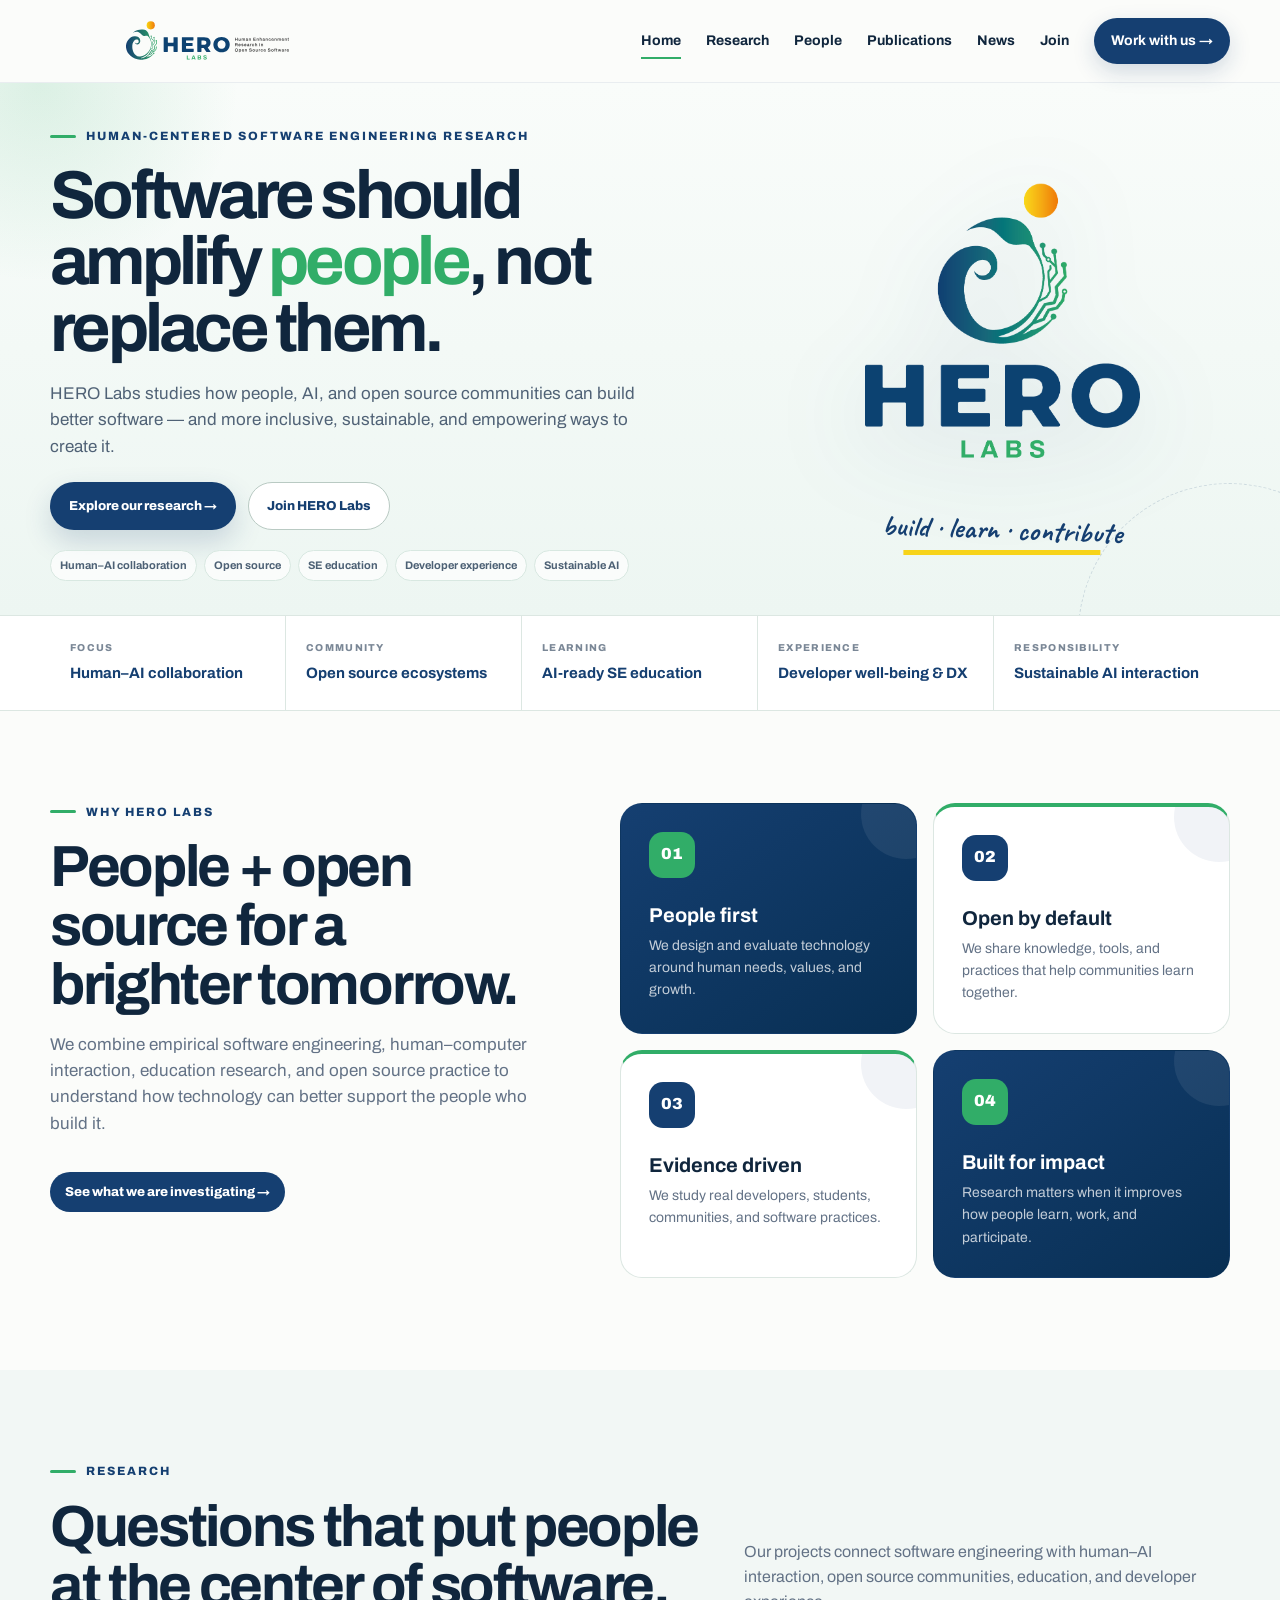
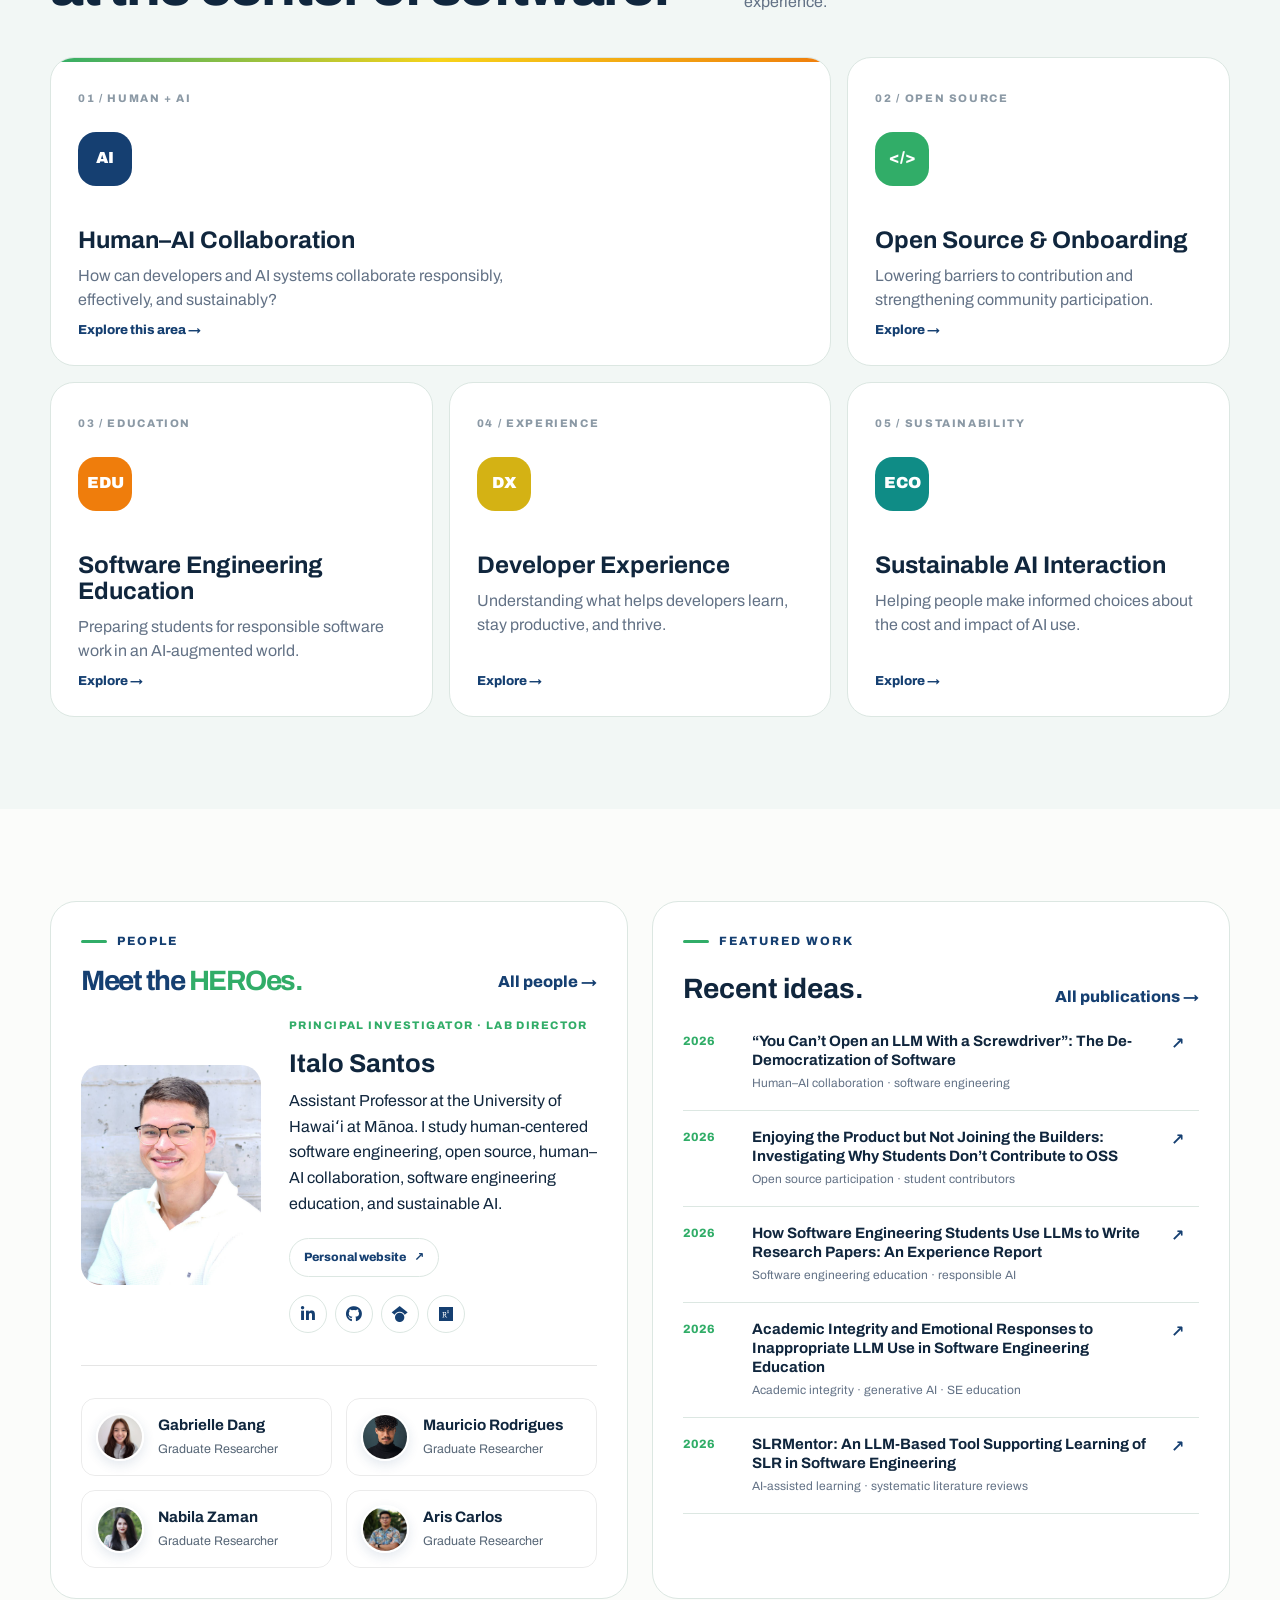
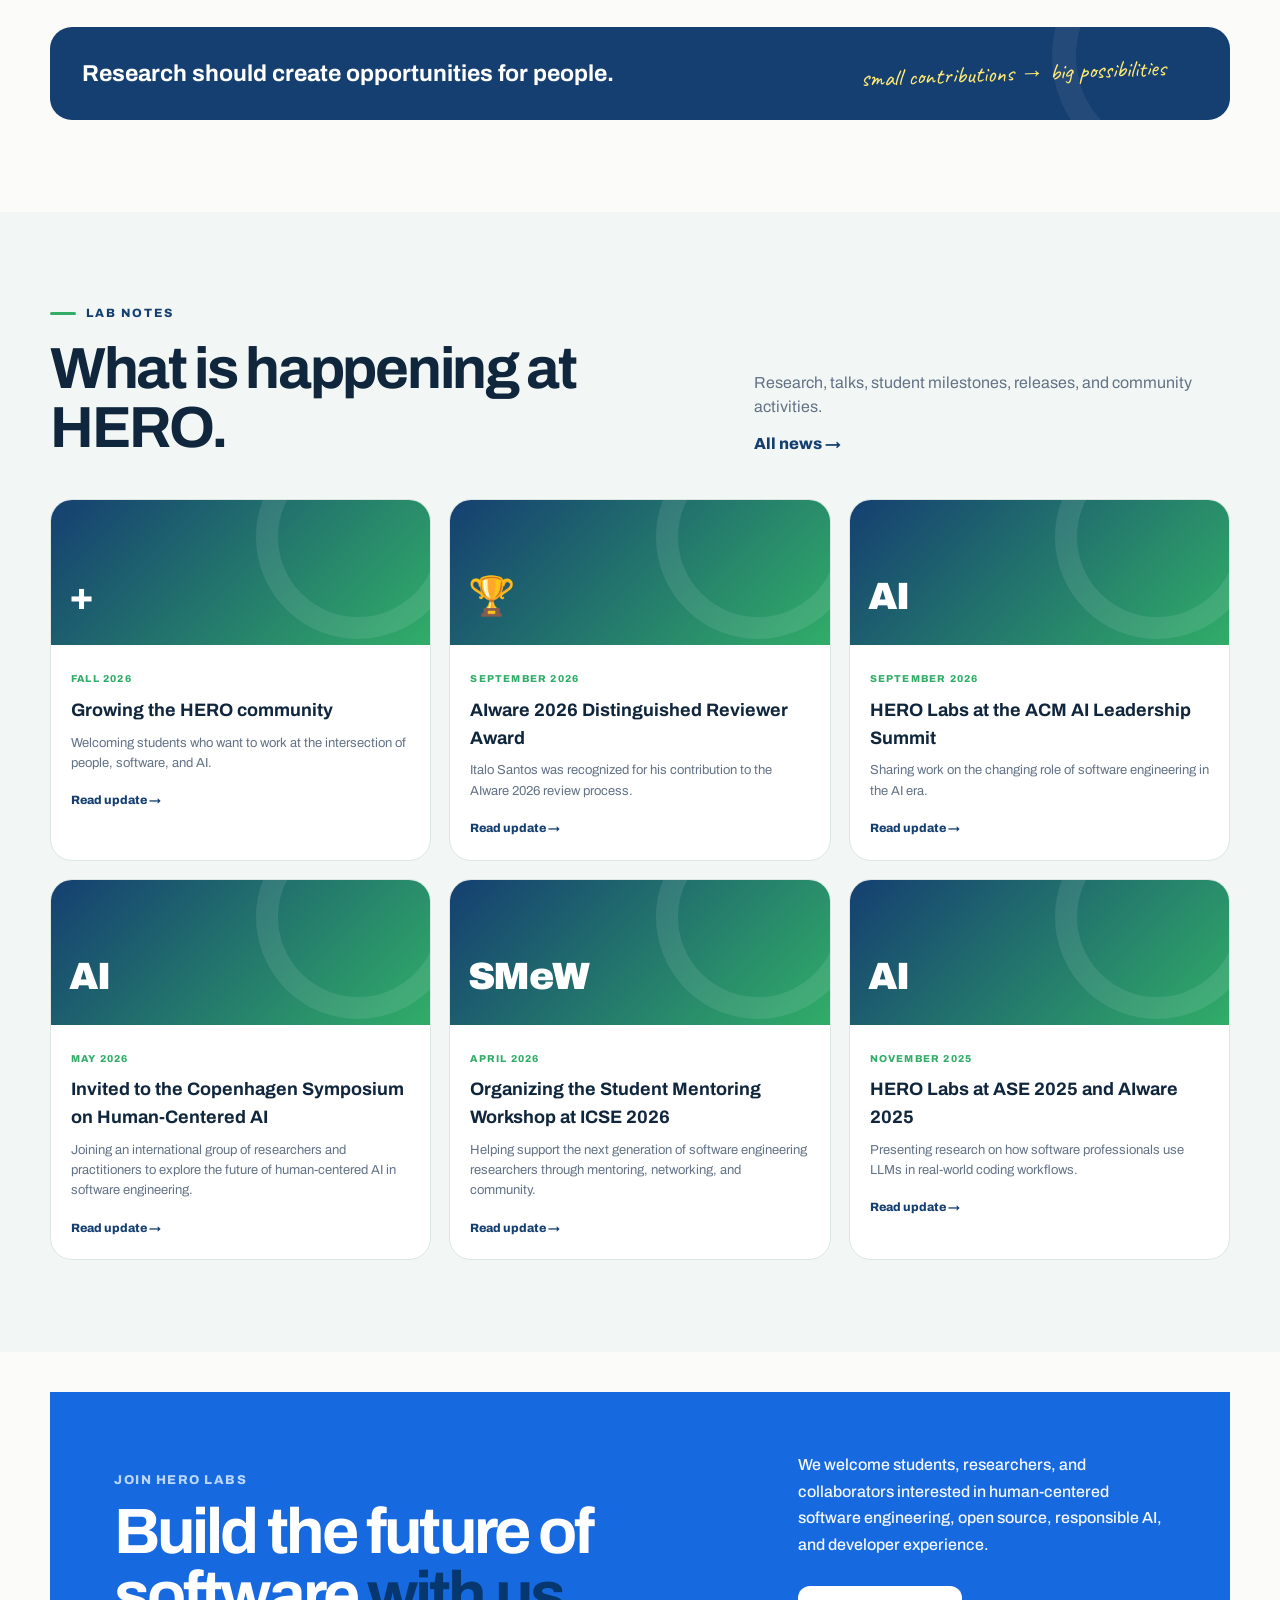
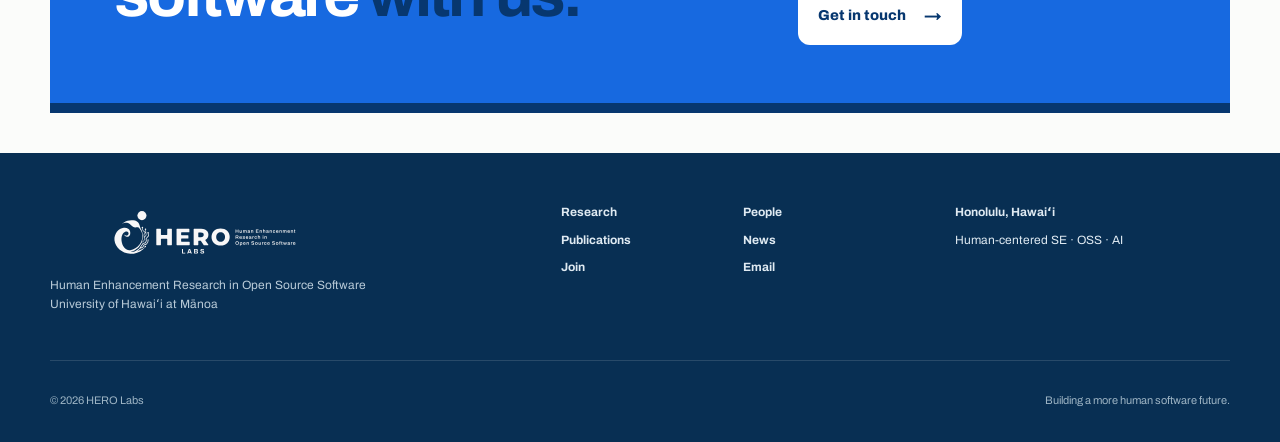
<file: index.html>
<!doctype html>
<html lang="en">
  <head>
    <meta charset="utf-8">
    <meta
      name="viewport"
      content="width=device-width,initial-scale=1"
    >
    <meta
      name="description"
      content="HERO Labs — Human Enhancement Research in Open Source Software at the University of Hawaiʻi at Mānoa."
    >

    <title>HERO Labs | Human-Centered Software Engineering</title>

    <link rel="preconnect" href="https://fonts.googleapis.com">
    <link rel="preconnect" href="https://fonts.gstatic.com" crossorigin>

    <link
      href="https://fonts.googleapis.com/css2?family=Archivo:wght@400;500;600;700;800;900&family=Caveat:wght@600;700&display=swap"
      rel="stylesheet"
    >

    <link
  rel="stylesheet"
  href="https://cdnjs.cloudflare.com/ajax/libs/font-awesome/6.7.2/css/all.min.css"
>

    <link rel="stylesheet" href="styles.css">
  </head>

  <body>
    <a class="skip-link" href="#main">
      Skip to content
    </a>

    <header class="site-header">
      <div class="shell nav-wrap">
        <a class="brand" href="index.html">
          <img
            src="assets/hero-labs-logo.svg"
            alt="HERO Labs"
          >
        </a>

        <button
          class="nav-toggle"
          aria-expanded="false"
          aria-controls="nav-menu"
        >
          Menu
        </button>

        <nav id="nav-menu" class="nav-menu">
          <a class="active" href="index.html">Home</a>
          <a href="research.html">Research</a>
          <a href="people.html">People</a>
          <a href="publications.html">Publications</a>
          <a href="news.html">News</a>
          <a href="join.html">Join</a>
          <a class="nav-cta" href="join.html">
            Work with us →
          </a>
        </nav>
      </div>
    </header>

    <main id="main">

      <section class="hero">
        <div class="shell hero-grid">
          <div class="reveal">
            <p class="eyebrow">
              Human-centered software engineering research
            </p>

            <h1>
              Software should amplify
              <span class="accent">people</span>,
              not replace them.
            </h1>

            <p class="hero-lead">
              HERO Labs studies how people, AI, and open source communities
              can build better software — and more inclusive, sustainable,
              and empowering ways to create it.
            </p>

            <div class="hero-actions">
              <a
                class="btn btn-primary"
                href="research.html"
              >
                Explore our research →
              </a>

              <a
                class="btn btn-secondary"
                href="join.html"
              >
                Join HERO Labs
              </a>
            </div>

            <div class="hero-tags">
              <span>Human–AI collaboration</span>
              <span>Open source</span>
              <span>SE education</span>
              <span>Developer experience</span>
              <span>Sustainable AI</span>
            </div>
          </div>

          <div class="hero-visual reveal">

  <div class="hero-brand-mark">

    <img
      src="assets/HEROLabs_Vertical-COR.png"
      alt="HERO Labs"
      class="hero-main-logo"
    >

    <div class="scribble">
      build · learn · contribute
    </div>

  </div>

</div>

        </div>
      </section>

      <section class="signal-strip">
        <div class="shell signal-grid">
          <div class="signal">
            <small>Focus</small>
            <strong>Human–AI collaboration</strong>
          </div>

          <div class="signal">
            <small>Community</small>
            <strong>Open source ecosystems</strong>
          </div>

          <div class="signal">
            <small>Learning</small>
            <strong>AI-ready SE education</strong>
          </div>

          <div class="signal">
            <small>Experience</small>
            <strong>Developer well-being & DX</strong>
          </div>

          <div class="signal">
            <small>Responsibility</small>
            <strong>Sustainable AI interaction</strong>
          </div>
        </div>
      </section>

      <section class="section">
        <div class="shell mission-grid">
          <div class="section-copy reveal">
            <p class="eyebrow">
              Why HERO Labs
            </p>

            <h2>
              People + open source for a brighter tomorrow.
            </h2>

            <p>
              We combine empirical software engineering,
              human–computer interaction, education research,
              and open source practice to understand how technology
              can better support the people who build it.
            </p>

            <a
              class="inline-link"
              href="research.html"
            >
              See what we are investigating →
            </a>
          </div>

          <div class="principles reveal">
            <article class="principle">
              <div class="principle-icon">
                01
              </div>

              <h3>People first</h3>

              <p>
                We design and evaluate technology around human needs,
                values, and growth.
              </p>
            </article>

            <article class="principle">
              <div class="principle-icon">
                02
              </div>

              <h3>Open by default</h3>

              <p>
                We share knowledge, tools, and practices that help
                communities learn together.
              </p>
            </article>

            <article class="principle">
              <div class="principle-icon">
                03
              </div>

              <h3>Evidence driven</h3>

              <p>
                We study real developers, students, communities,
                and software practices.
              </p>
            </article>

            <article class="principle">
              <div class="principle-icon">
                04
              </div>

              <h3>Built for impact</h3>

              <p>
                Research matters when it improves how people learn,
                work, and participate.
              </p>
            </article>
          </div>
        </div>
      </section>

      <section class="section alt">
        <div class="shell">
          <div class="section-heading reveal">
            <div>
              <p class="eyebrow">
                Research
              </p>

              <h2>
                Questions that put people at the center of software.
              </h2>
            </div>

            <p class="section-intro">
              Our projects connect software engineering with
              human–AI interaction, open source communities,
              education, and developer experience.
            </p>
          </div>

          <div class="research-grid">
            <article class="research-card wide reveal">
              <div class="card-line"></div>

              <span class="index">
                01 / HUMAN + AI
              </span>

              <div class="symbol">
                AI
              </div>

              <h3>
                Human–AI Collaboration
              </h3>

              <p>
                How can developers and AI systems collaborate responsibly, effectively, and sustainably?
              </p>

              <p>
                <br>
              </p>

              <a href="research.html#human-ai">
                Explore this area →
              </a>
            </article>

            <article class="research-card reveal">
              <span class="index">
                02 / OPEN SOURCE
              </span>

              <div class="symbol">
                &lt;/&gt;
              </div>

              <h3>
                Open Source & Onboarding
              </h3>

              <p>
                Lowering barriers to contribution and strengthening
                community participation.
              </p>

              <a href="research.html#oss">
                Explore →
              </a>
            </article>

            <article class="research-card reveal">
              <span class="index">
                03 / EDUCATION
              </span>

              <div class="symbol">
                EDU
              </div>

              <h3>
                Software Engineering Education
              </h3>

              <p>
                Preparing students for responsible software work
                in an AI-augmented world.
              </p>

              <p>
                <br>
              </p>

              <a href="research.html#education">
                Explore →
              </a>
            </article>

            <article class="research-card reveal">
              <span class="index">
                04 / EXPERIENCE
              </span>

              <div class="symbol">
                DX
              </div>

              <h3>
                Developer Experience
              </h3>

              <p>
                Understanding what helps developers learn,
                stay productive, and thrive.
              </p>

              <a href="research.html#dx">
                Explore →
              </a>
            </article>

            <article class="research-card reveal">
              <span class="index">
                05 / SUSTAINABILITY
              </span>

              <div class="symbol">
                ECO
              </div>

              <h3>
                Sustainable AI Interaction
              </h3>

              <p>
                Helping people make informed choices about the cost
                and impact of AI use.
              </p>

              <a href="research.html#sustainable-ai">
                Explore →
              </a>
            </article>
          </div>
        </div>
      </section>



      <section class="section">
  <div class="shell community-grid">

    <!-- PEOPLE -->
    <section class="panel reveal">

      <div class="panel-head">
        <div>
          <p class="eyebrow">
            People
          </p>

          <h2 class="people-hero-title">
  Meet the <span class="hero-highlight">HEROes.</span>
</h2>
        </div>

        <a
          class="inline-link"
          href="people.html"
        >
          All people →
        </a>
      </div>


      <!-- FEATURED PI -->
<article class="pi-feature">

  <div class="pi-photo">
    <img
      src="images/italo.jpeg"
      alt="Italo Santos"
    >
  </div>

  <div class="pi-info">

    <p class="team-label">
  Principal Investigator · Lab Director
</p>

    <h3>
      Italo Santos
    </h3>

    <p>
      Assistant Professor at the University of Hawaiʻi at Mānoa.
      I study human-centered software engineering, open source,
      human–AI collaboration, software engineering education,
      and sustainable AI.
    </p>

    <!-- PROFILE LINKS -->
    <div class="team-pi-profile-links">

      <a
        class="team-pi-site-link"
        href="https://sites.google.com/view/italo-santos/home"
        target="_blank"
        rel="noopener"
      >
        Personal website
        <span>↗</span>
      </a>


      <div class="team-social-links">

  <!-- LINKEDIN -->
  <a
    href="https://www.linkedin.com/in/italo-santos07/"
    target="_blank"
    rel="noopener"
    aria-label="Italo Santos on LinkedIn"
    title="LinkedIn"
  >
    <i class="fa-brands fa-linkedin-in"></i>
  </a>

  <!-- GITHUB -->
  <a
    href="https://github.com/italo-07"
    target="_blank"
    rel="noopener"
    aria-label="Italo Santos on GitHub"
    title="GitHub"
  >
    <i class="fa-brands fa-github"></i>
  </a>

  <!-- GOOGLE SCHOLAR -->
  <a
    href="https://scholar.google.com/citations?user=miVfClIAAAAJ"
    target="_blank"
    rel="noopener"
    aria-label="Italo Santos on Google Scholar"
    title="Google Scholar"
  >
    <i class="fa-brands fa-google-scholar"></i>
  </a>

  <!-- RESEARCHGATE -->
  <a
    href="https://www.researchgate.net/profile/Italo-Santos-5"
    target="_blank"
    rel="noopener"
    aria-label="Italo Santos on ResearchGate"
    title="ResearchGate"
  >
    <i class="fa-brands fa-researchgate"></i>
  </a>

</div>

  </div>

</article>


      <!-- STUDENTS -->
      <div class="team-grid">

        <article class="team-member">

  <div class="team-member-photo">
    <img
      src="images/gabrielle.jpeg"
      alt="Gabrielle Dang"
    >
  </div>

  <div>
    <h3>
      Gabrielle Dang
    </h3>

    <p>
      Graduate Researcher
    </p>
  </div>

</article>


        <article class="team-member">
          <div class="team-member-photo">
    <img
      src="images/mauricio.png"
      alt="Mauricio Rodrigues"
    >
  </div>

          <div>
            <h3>
              Mauricio Rodrigues
            </h3>

            <p>
              Graduate Researcher
            </p>
          </div>
        </article>


        <article class="team-member">

  <div class="team-member-photo">
    <img
      src="images/nabila.jpeg"
      alt="Nabila Zaman"
    >
  </div>

  <div>
    <h3>
      Nabila Zaman
    </h3>

    <p>
      Graduate Researcher
    </p>
  </div>

</article>


        <article class="team-member">

  <div class="team-member-photo">
    <img
      src="images/aris.jpeg"
      alt="Aris Carlos"
    >
  </div>

  <div>
    <h3>
      Aris Carlos
    </h3>

    <p>
      Graduate Researcher
    </p>
  </div>

</article>

      </div>

    </section>


    <!-- FEATURED WORK 
    <section class="panel reveal">

      <div class="panel-head">
        <div>
          <p class="eyebrow">
            Featured work
          </p>

          <h2>
            Recent ideas.
          </h2>
        </div>

        <a
          class="inline-link"
          href="publications.html"
        >
          All publications →
        </a>
      </div>


      <div class="pub-list">

        <article>
          <span class="pub-year">
            2026
          </span>

          <div>
            <h3>
              “You Can’t Open an LLM With a Screwdriver”:
              The De-Democratization of Software
            </h3>

            <p>
              Human–AI collaboration · software engineering
            </p>
          </div>

          <a
            class="arrow"
            href="https://arxiv.org/abs/2608.24720"
            target="_blank"
            rel="noopener"
          >
            ↗
          </a>
        </article>


        <article>
          <span class="pub-year">
            2026
          </span>

          <div>
            <h3>
              Enjoying the Product but Not Joining the Builders
            </h3>

            <p>
              Open source participation · student contributors
            </p>
          </div>

          <span class="arrow">
            ↗
          </span>
        </article>


        <article>
          <span class="pub-year">
            2026
          </span>

          <div>
            <h3>
              How Software Engineering Students Use LLMs
              to Write Research Papers
            </h3>

            <p>
              Software engineering education · responsible AI
            </p>
          </div>

          <span class="arrow">
            ↗
          </span>
        </article>

      </div>

    </section> -->
    <!-- FEATURED WORK -->
<section class="panel reveal">

  <div class="panel-head">
    <div>
      <p class="eyebrow">
        Featured work
      </p>

      <h2>
        Recent ideas.
      </h2>
    </div>

    <a
      class="inline-link"
      href="publications.html"
    >
      All publications →
    </a>
  </div>


  <div class="pub-list">

    <article>
      <span class="pub-year">
        2026
      </span>

      <div>
        <h3>
          “You Can’t Open an LLM With a Screwdriver”:
          The De-Democratization of Software
        </h3>

        <p>
          Human–AI collaboration · software engineering
        </p>
      </div>

      <a
        class="arrow"
        href="https://arxiv.org/abs/2608.24720"
        target="_blank"
        rel="noopener"
      >
        ↗
      </a>
    </article>


    <article>
      <span class="pub-year">
        2026
      </span>

      <div>
        <h3>
          Enjoying the Product but Not Joining the Builders:
          Investigating Why Students Don’t Contribute to OSS
        </h3>

        <p>
          Open source participation · student contributors
        </p>
      </div>

      <span class="arrow">
        ↗
      </span>
    </article>


    <article>
      <span class="pub-year">
        2026
      </span>

      <div>
        <h3>
          How Software Engineering Students Use LLMs
          to Write Research Papers: An Experience Report
        </h3>

        <p>
          Software engineering education · responsible AI
        </p>
      </div>

      <span class="arrow">
        ↗
      </span>
    </article>


    <article>
      <span class="pub-year">
        2026
      </span>

      <div>
        <h3>
          Academic Integrity and Emotional Responses
          to Inappropriate LLM Use in Software Engineering Education
        </h3>

        <p>
          Academic integrity · generative AI · SE education
        </p>
      </div>

      <span class="arrow">
        ↗
      </span>
    </article>


    <article>
      <span class="pub-year">
        2026
      </span>

      <div>
        <h3>
          SLRMentor: An LLM-Based Tool Supporting Learning
          of SLR in Software Engineering
        </h3>

        <p>
          AI-assisted learning · systematic literature reviews
        </p>
      </div>

      <span class="arrow">
        ↗
      </span>
    </article>

  </div>

</section>

  </div>


  <div class="shell note-band reveal">
    <strong>
      Research should create opportunities for people.
    </strong>

    <span>
      small contributions → big possibilities
    </span>
  </div>

</section>

      <section class="section alt">
  <div class="shell">

    <div class="section-heading reveal">
      <div>
        <p class="eyebrow">
          Lab notes
        </p>

        <h2>
          What is happening at HERO.
        </h2>
      </div>

      <div>
        <p class="section-intro">
          Research, talks, student milestones,
          releases, and community activities.
        </p>

        <a
          class="inline-link"
          href="news.html"
        >
          All news →
        </a>
      </div>
    </div>


    <div class="news-grid">

      <!-- GROWING HERO -->
  <article class="news-card reveal">

    <div class="news-visual">
      <span>
        +
      </span>
    </div>

    <div class="news-body">

      <time>
        Fall 2026
      </time>

      <h3>
        Growing the HERO community
      </h3>

      <p>
        Welcoming students who want to work at the intersection
        of people, software, and AI.
      </p>

      <a href="news.html#growing-hero">
        Read update →
      </a>

    </div>

  </article>

  <!-- AIWARE DISTINGUISHED REVIEWER AWARD -->
  <article class="news-card reveal">

    <div class="news-visual">
      <span>
        🏆
      </span>
    </div>

    <div class="news-body">

      <time>
        September 2026
      </time>

      <h3>
        AIware 2026 Distinguished Reviewer Award
      </h3>

      <p>
        Italo Santos was recognized for his contribution
        to the AIware 2026 review process.
      </p>

      <a href="news.html#aiware-distinguished-reviewer">
        Read update →
      </a>

    </div>

  </article>


  <!-- ACM AI SUMMIT -->
  <article class="news-card reveal">

    <div class="news-visual">
      <span>
        AI
      </span>
    </div>

    <div class="news-body">

      <time>
        September 2026
      </time>

      <h3>
        HERO Labs at the ACM AI Leadership Summit
      </h3>

      <p>
        Sharing work on the changing role of software
        engineering in the AI era.
      </p>

      <a href="news.html#acm-ai-summit">
        Read update →
      </a>

    </div>

  </article>


  


  


 





  <!-- COPENHAGEN SYMPOSIUM -->
<article class="news-card reveal">

  <div class="news-visual">
    <span>
      AI
    </span>
  </div>

  <div class="news-body">

    <time>
      May 2026
    </time>

    <h3>
      Invited to the Copenhagen Symposium on Human-Centered AI
    </h3>

    <p>
      Joining an international group of researchers and practitioners
      to explore the future of human-centered AI in software engineering.
    </p>

    <a href="news.html#copenhagen-symposium-2026">
      Read update →
    </a>

  </div>

</article>


  <!-- ICSE 2026 SMEW -->
<article class="news-card reveal">

  <div class="news-visual">
    <span>
      SMeW
    </span>
  </div>

  <div class="news-body">

    <time>
      April 2026
    </time>

    <h3>
      Organizing the Student Mentoring Workshop at ICSE 2026
    </h3>

    <p>
      Helping support the next generation of
      software engineering researchers through mentoring,
      networking, and community.
    </p>

    <a href="news.html#icse-2026-smew">
      Read update →
    </a>

  </div>

</article>


  <article class="news-card reveal">

  <div class="news-visual">
    <span>
      AI
    </span>
  </div>

  <div class="news-body">

    <time>
      November 2025
    </time>

    <h3>
      HERO Labs at ASE 2025 and AIware 2025
    </h3>

    <p>
      Presenting research on how software professionals
      use LLMs in real-world coding workflows.
    </p>

    <a href="news.html#ase-aiware-2025">
      Read update →
    </a>

  </div>

</article>

</div>

  </div>
</section>

      <section class="section join-section">
  <div class="shell">

    <div class="join-banner reveal">

      <div class="join-banner-title">
        <p class="join-eyebrow">
          Join HERO Labs
        </p>

        <h2>
          Build the future of
          <br>
          software <span>with us.</span>
        </h2>
      </div>


      <div class="join-banner-content">

        <p>
          We welcome students, researchers, and collaborators
          interested in human-centered software engineering,
          open source, responsible AI, and developer experience.
        </p>

        <a
          class="join-banner-button"
          href="join.html"
        >
          Get in touch
          <span>→</span>
        </a>

      </div>

    </div>

  </div>
</section>

    </main>

    <footer class="site-footer">
      <div class="shell footer-grid">

        <div class="footer-brand">
          <img
            src="assets/hero-labs-logo-negative.svg"
            alt="HERO Labs"
          >

          <p>
            Human Enhancement Research in Open Source Software
            <br>
            University of Hawaiʻi at Mānoa
          </p>
        </div>

        <nav class="footer-nav">
          <a href="research.html">Research</a>
          <a href="people.html">People</a>
          <a href="publications.html">Publications</a>
          <a href="news.html">News</a>
          <a href="join.html">Join</a>
          <a href="mailto:isantos3@hawaii.edu">Email</a>
        </nav>

        <div class="footer-contact">
          <strong>
            Honolulu, Hawaiʻi
          </strong>

          <span>
            Human-centered SE · OSS · AI
          </span>
        </div>

      </div>

      <div class="shell footer-bottom">
        <p>
          © 2026 HERO Labs
        </p>

        <p>
          Building a more human software future.
        </p>
      </div>
    </footer>

    <script src="script.js"></script>
  </body>
</html>
</file>
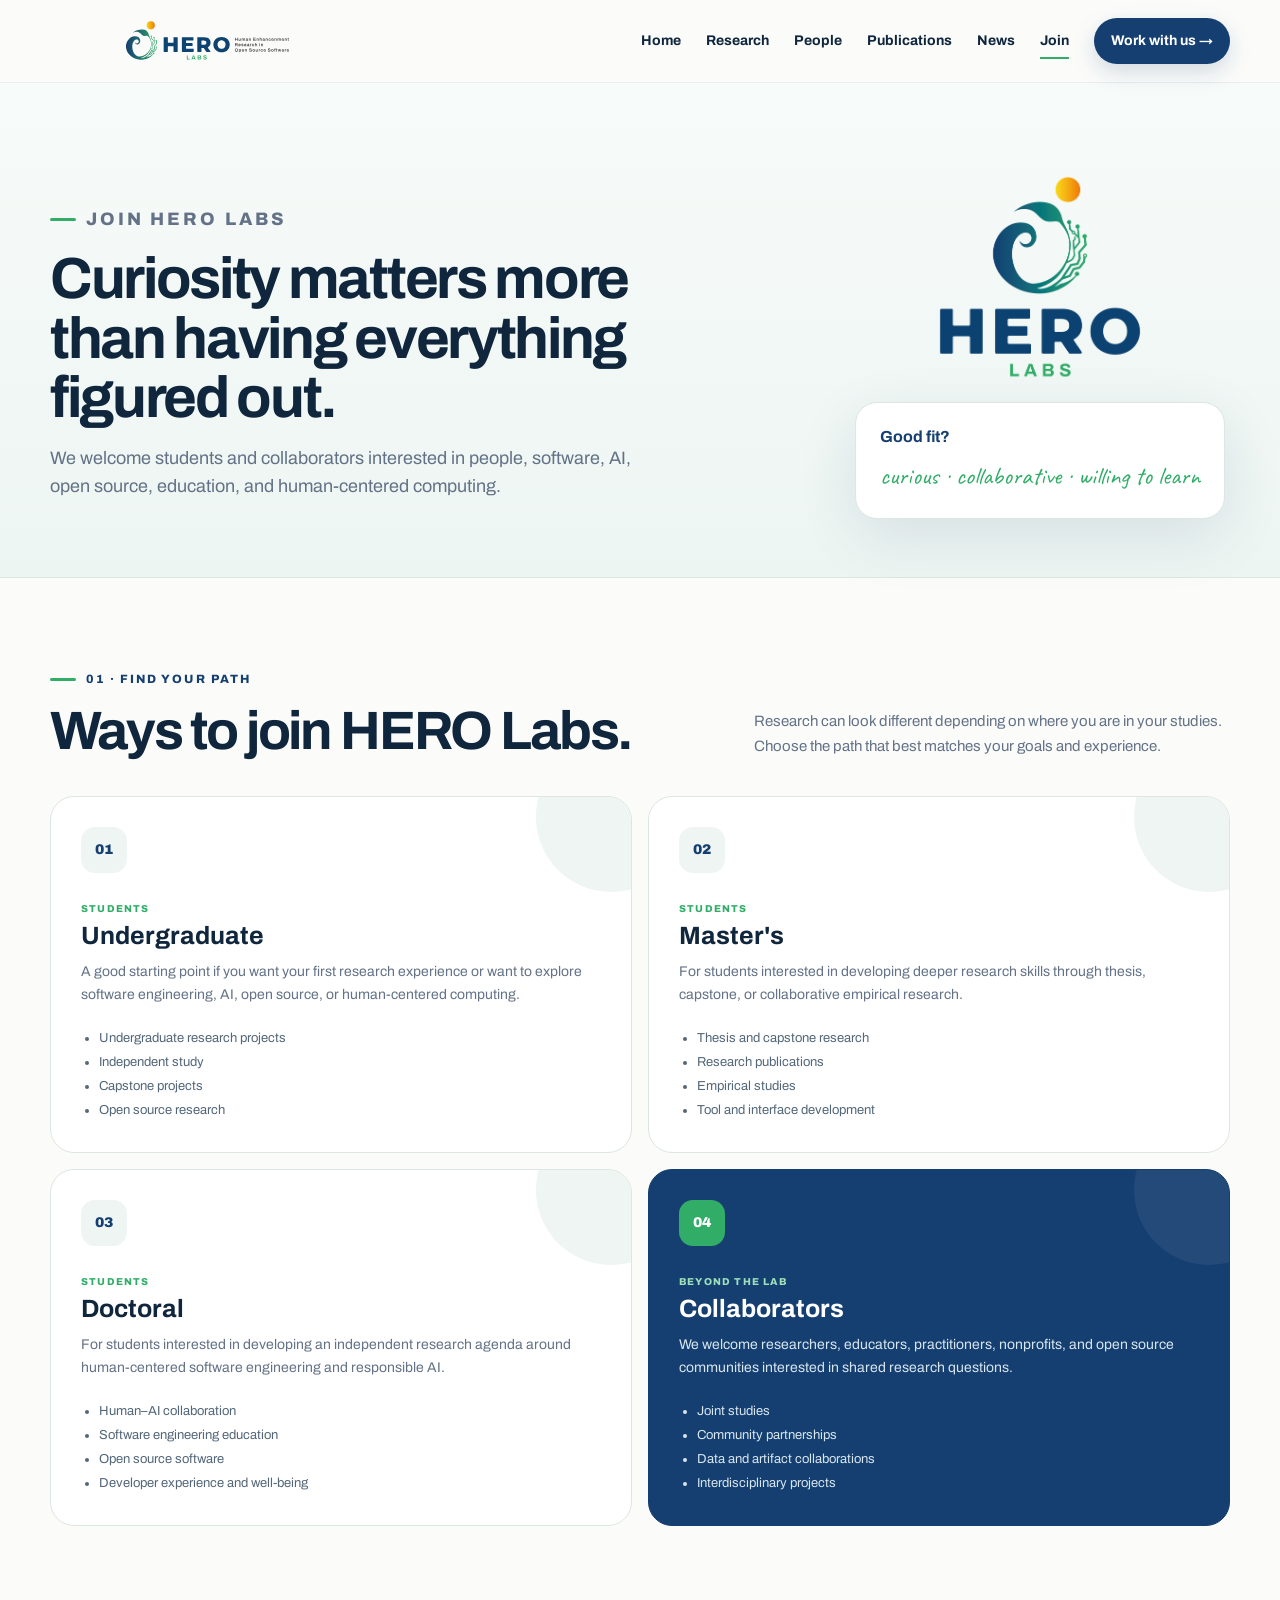
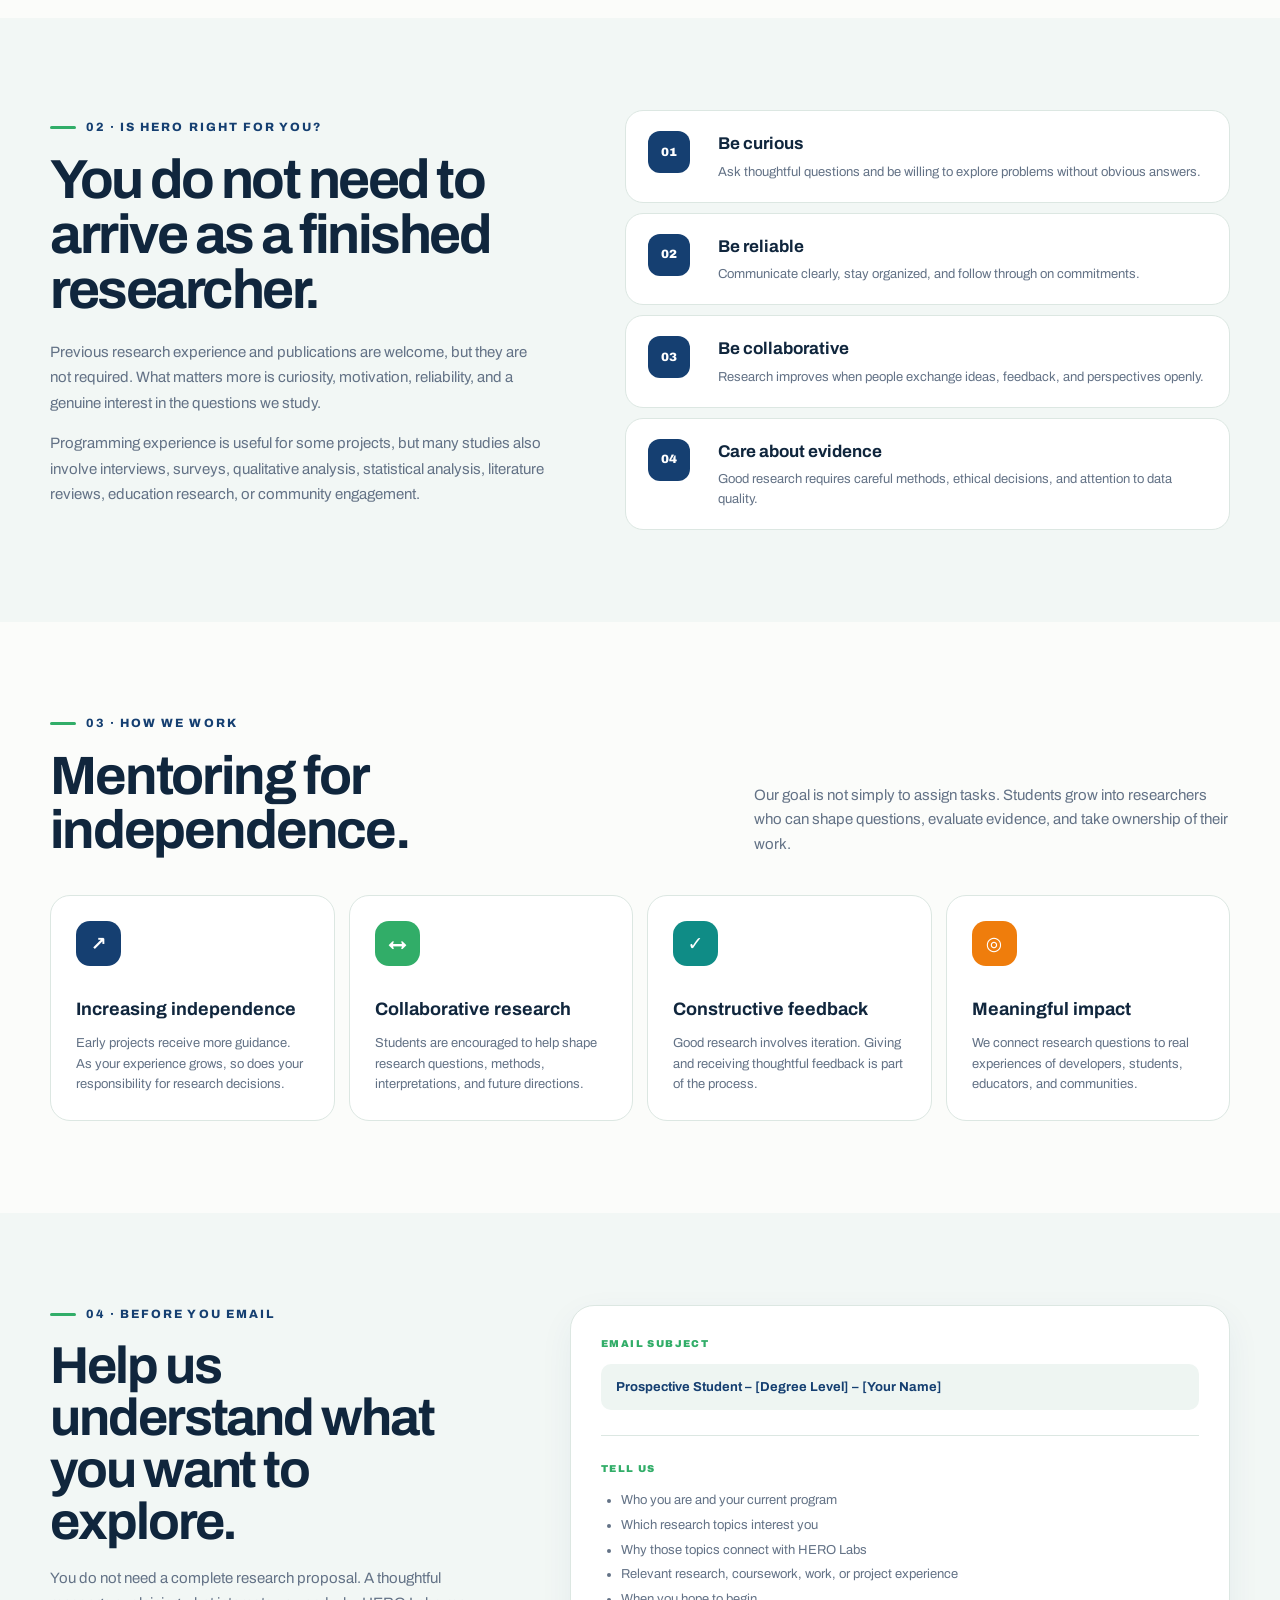
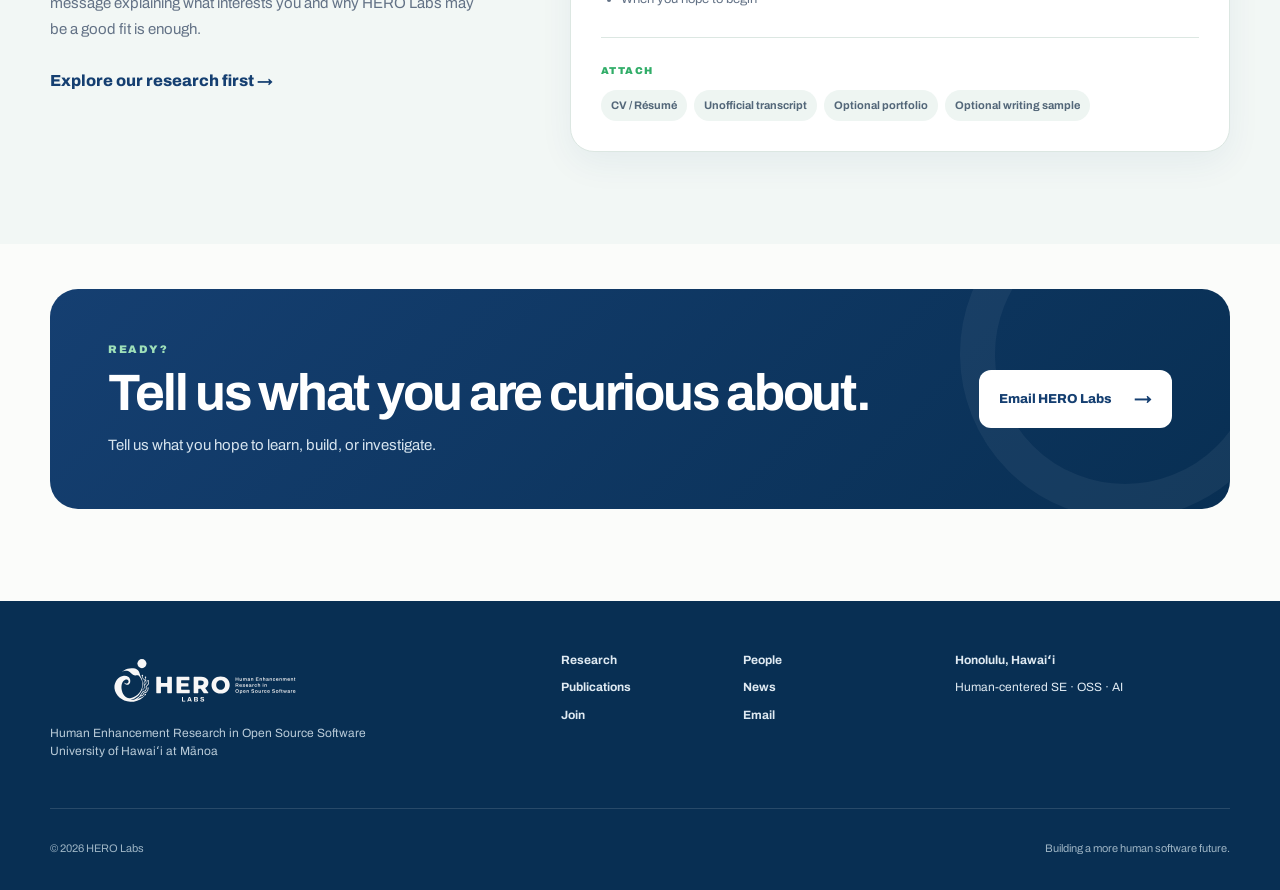
<file: join.html>
<!doctype html>
<html lang="en">
  <head>
    <meta charset="utf-8">

    <meta
      name="viewport"
      content="width=device-width,initial-scale=1"
    >

    <title>Join | HERO Labs</title>

    <link
      rel="preconnect"
      href="https://fonts.googleapis.com"
    >

    <link
      rel="preconnect"
      href="https://fonts.gstatic.com"
      crossorigin
    >

    <link
      href="https://fonts.googleapis.com/css2?family=Archivo:wght@400;500;600;700;800;900&family=Caveat:wght@600;700&display=swap"
      rel="stylesheet"
    >

    <link
      rel="stylesheet"
      href="styles.css"
    >
  </head>

  <body>

    <header class="site-header">
      <div class="shell nav-wrap">

        <a
          class="brand"
          href="index.html"
        >
          <img
            src="assets/hero-labs-logo.svg"
            alt="HERO Labs"
          >
        </a>

        <button
          class="nav-toggle"
          aria-expanded="false"
          aria-controls="nav-menu"
        >
          Menu
        </button>

        <nav
          id="nav-menu"
          class="nav-menu"
        >
          <a href="index.html">
            Home
          </a>

          <a href="research.html">
            Research
          </a>

          <a href="people.html">
            People
          </a>

          <a href="publications.html">
            Publications
          </a>

          <a href="news.html">
            News
          </a>

          <a
            class="active"
            href="join.html"
          >
            Join
          </a>

          <a
            class="nav-cta"
            href="mailto:italo.santos@hawaii.edu"
          >
            Work with us →
          </a>
        </nav>

      </div>
    </header>

    <main>

  <!-- =========================
       HERO
       ========================= -->

  <section class="page-hero join-page-hero">

    <div class="shell">

      <div>

        <p class="eyebrow">
          Join HERO Labs
        </p>

        <h1>
          Curiosity matters more than
          having everything figured out.
        </h1>

        <p>
          We welcome students and collaborators interested in
          people, software, AI, open source, education,
          and human-centered computing.
        </p>

      </div>


      <div class="page-hero-brand">

        <img
          src="assets/HEROLabs_Vertical-COR.png"
          alt="HERO Labs"
          class="page-hero-logo"
        >

        <aside class="page-note">

          <strong>
            Good fit?
          </strong>

          <span>
            curious · collaborative · willing to learn
          </span>

        </aside>

      </div>

    </div>

  </section>


  <!-- =========================
       FIND YOUR PATH
       ========================= -->

  <section class="section">

    <div class="shell">

      <div class="join-section-heading">

        <p class="eyebrow">
          01 · Find your path
        </p>

        <div class="join-heading-row">

          <h2>
            Ways to join HERO Labs.
          </h2>

          <p>
            Research can look different depending on where you are
            in your studies. Choose the path that best matches
            your goals and experience.
          </p>

        </div>

      </div>


      <div class="join-path-grid">

        <!-- UNDERGRAD -->

        <article class="join-path-card reveal">

          <span class="join-path-number">
            01
          </span>

          <p class="join-path-type">
            Students
          </p>

          <h3>
            Undergraduate
          </h3>

          <p>
            A good starting point if you want your first research
            experience or want to explore software engineering,
            AI, open source, or human-centered computing.
          </p>

          <ul>
            <li>
              Undergraduate research projects
            </li>

            <li>
              Independent study
            </li>

            <li>
              Capstone projects
            </li>

            <li>
              Open source research
            </li>
          </ul>

        </article>


        <!-- MASTER'S -->

        <article class="join-path-card reveal">

          <span class="join-path-number">
            02
          </span>

          <p class="join-path-type">
            Students
          </p>

          <h3>
            Master&apos;s
          </h3>

          <p>
            For students interested in developing deeper research
            skills through thesis, capstone, or collaborative
            empirical research.
          </p>

          <ul>
            <li>
              Thesis and capstone research
            </li>

            <li>
              Research publications
            </li>

            <li>
              Empirical studies
            </li>

            <li>
              Tool and interface development
            </li>
          </ul>

        </article>


        <!-- PHD -->

        <article class="join-path-card reveal">

          <span class="join-path-number">
            03
          </span>

          <p class="join-path-type">
            Students
          </p>

          <h3>
            Doctoral
          </h3>

          <p>
            For students interested in developing an independent
            research agenda around human-centered software
            engineering and responsible AI.
          </p>

          <ul>
            <li>
              Human–AI collaboration
            </li>

            <li>
              Software engineering education
            </li>

            <li>
              Open source software
            </li>

            <li>
              Developer experience and well-being
            </li>
          </ul>

        </article>


        <!-- COLLABORATORS -->

        <article class="join-path-card join-path-card-dark reveal">

          <span class="join-path-number">
            04
          </span>

          <p class="join-path-type">
            Beyond the lab
          </p>

          <h3>
            Collaborators
          </h3>

          <p>
            We welcome researchers, educators, practitioners,
            nonprofits, and open source communities interested
            in shared research questions.
          </p>

          <ul>
            <li>
              Joint studies
            </li>

            <li>
              Community partnerships
            </li>

            <li>
              Data and artifact collaborations
            </li>

            <li>
              Interdisciplinary projects
            </li>
          </ul>

        </article>

      </div>

    </div>

  </section>


  <!-- =========================
       GOOD FIT
       ========================= -->

  <section class="section alt">

    <div class="shell join-fit-grid">

      <div class="join-fit-copy reveal">

        <p class="eyebrow">
          02 · Is HERO right for you?
        </p>

        <h2>
          You do not need to arrive as
          a finished researcher.
        </h2>

        <p>
          Previous research experience and publications are welcome,
          but they are not required. What matters more is curiosity,
          motivation, reliability, and a genuine interest in the
          questions we study.
        </p>

        <p>
          Programming experience is useful for some projects, but
          many studies also involve interviews, surveys, qualitative
          analysis, statistical analysis, literature reviews,
          education research, or community engagement.
        </p>

      </div>


      <div class="join-values reveal">

        <article>
          <span>
            01
          </span>

          <div>
            <h3>
              Be curious
            </h3>

            <p>
              Ask thoughtful questions and be willing to explore
              problems without obvious answers.
            </p>
          </div>
        </article>


        <article>
          <span>
            02
          </span>

          <div>
            <h3>
              Be reliable
            </h3>

            <p>
              Communicate clearly, stay organized,
              and follow through on commitments.
            </p>
          </div>
        </article>


        <article>
          <span>
            03
          </span>

          <div>
            <h3>
              Be collaborative
            </h3>

            <p>
              Research improves when people exchange ideas,
              feedback, and perspectives openly.
            </p>
          </div>
        </article>


        <article>
          <span>
            04
          </span>

          <div>
            <h3>
              Care about evidence
            </h3>

            <p>
              Good research requires careful methods,
              ethical decisions, and attention to data quality.
            </p>
          </div>
        </article>

      </div>

    </div>

  </section>


  <!-- =========================
       HOW WE WORK
       ========================= -->

  <section class="section">

    <div class="shell">

      <div class="join-section-heading">

        <p class="eyebrow">
          03 · How we work
        </p>

        <div class="join-heading-row">

          <h2>
            Mentoring for independence.
          </h2>

          <p>
            Our goal is not simply to assign tasks.
            Students grow into researchers who can shape questions,
            evaluate evidence, and take ownership of their work.
          </p>

        </div>

      </div>


      <div class="join-work-grid">

        <article class="join-work-card reveal">

          <span class="join-work-symbol">
            ↗
          </span>

          <h3>
            Increasing independence
          </h3>

          <p>
            Early projects receive more guidance. As your experience
            grows, so does your responsibility for research decisions.
          </p>

        </article>


        <article class="join-work-card reveal">

          <span class="join-work-symbol">
            ↔
          </span>

          <h3>
            Collaborative research
          </h3>

          <p>
            Students are encouraged to help shape research questions,
            methods, interpretations, and future directions.
          </p>

        </article>


        <article class="join-work-card reveal">

          <span class="join-work-symbol">
            ✓
          </span>

          <h3>
            Constructive feedback
          </h3>

          <p>
            Good research involves iteration. Giving and receiving
            thoughtful feedback is part of the process.
          </p>

        </article>


        <article class="join-work-card reveal">

          <span class="join-work-symbol">
            ◎
          </span>

          <h3>
            Meaningful impact
          </h3>

          <p>
            We connect research questions to real experiences
            of developers, students, educators, and communities.
          </p>

        </article>

      </div>

    </div>

  </section>


  <!-- =========================
       BEFORE YOU EMAIL
       ========================= -->

  <section class="section alt">

    <div class="shell join-email-grid">

      <div class="join-email-intro reveal">

        <p class="eyebrow">
          04 · Before you email
        </p>

        <h2>
          Help us understand what you want to explore.
        </h2>

        <p>
          You do not need a complete research proposal.
          A thoughtful message explaining what interests you
          and why HERO Labs may be a good fit is enough.
        </p>

        <a
          class="inline-link"
          href="research.html"
        >
          Explore our research first →
        </a>

      </div>


      <div class="join-email-card reveal">

        <div class="join-email-block">

          <small>
            EMAIL SUBJECT
          </small>

          <code>
            Prospective Student – [Degree Level] – [Your Name]
          </code>

        </div>


        <div class="join-email-block">

          <small>
            TELL US
          </small>

          <ul>
            <li>
              Who you are and your current program
            </li>

            <li>
              Which research topics interest you
            </li>

            <li>
              Why those topics connect with HERO Labs
            </li>

            <li>
              Relevant research, coursework, work,
              or project experience
            </li>

            <li>
              When you hope to begin
            </li>
          </ul>

        </div>


        <div class="join-email-block">

          <small>
            ATTACH
          </small>

          <div class="join-email-tags">
            <span>
              CV / Résumé
            </span>

            <span>
              Unofficial transcript
            </span>

            <span>
              Optional portfolio
            </span>

            <span>
              Optional writing sample
            </span>
          </div>

        </div>

      </div>

    </div>

  </section>


  <!-- =========================
       FINAL CTA
       ========================= -->

  <section class="section join-ready-section">

    <div class="shell">

      <div class="join-ready reveal">

        <div>

          <p class="join-ready-eyebrow">
            Ready?
          </p>

          <h2>
            Tell us what you are curious about.<br>
          </h2>

          <p>
            Tell us what you hope to learn, build, or investigate.
          </p>

        </div>


        <a
          class="join-ready-button"
          href="mailto:isantos3@hawaii.edu?subject=Prospective%20Student%20-%20Degree%20Level%20-%20Your%20Name"
        >
          Email HERO Labs
          <span>
            →
          </span>
        </a>

      </div>

    </div>

  </section>

</main>

    <footer class="site-footer">

      <div class="shell footer-grid">

        <div class="footer-brand">
          <img
            src="assets/hero-labs-logo-negative.svg"
            alt="HERO Labs"
          >

          <p>
            Human Enhancement Research in Open Source Software
            <br>
            University of Hawaiʻi at Mānoa
          </p>
        </div>

        <nav class="footer-nav">
          <a href="research.html">
            Research
          </a>

          <a href="people.html">
            People
          </a>

          <a href="publications.html">
            Publications
          </a>

          <a href="news.html">News</a>

          <a href="join.html">
            Join
          </a>

          <a href="mailto:isantos3@hawaii.edu">
            Email
          </a>
        </nav>

        <div class="footer-contact">
          <strong>
            Honolulu, Hawaiʻi
          </strong>

          <span>
            Human-centered SE · OSS · AI
          </span>
        </div>

      </div>

      <div class="shell footer-bottom">
        <p>
          © 2026 HERO Labs
        </p>

        <p>
          Building a more human software future.
        </p>
      </div>

    </footer>

    <script src="script.js"></script>

  </body>
</html>
</file>
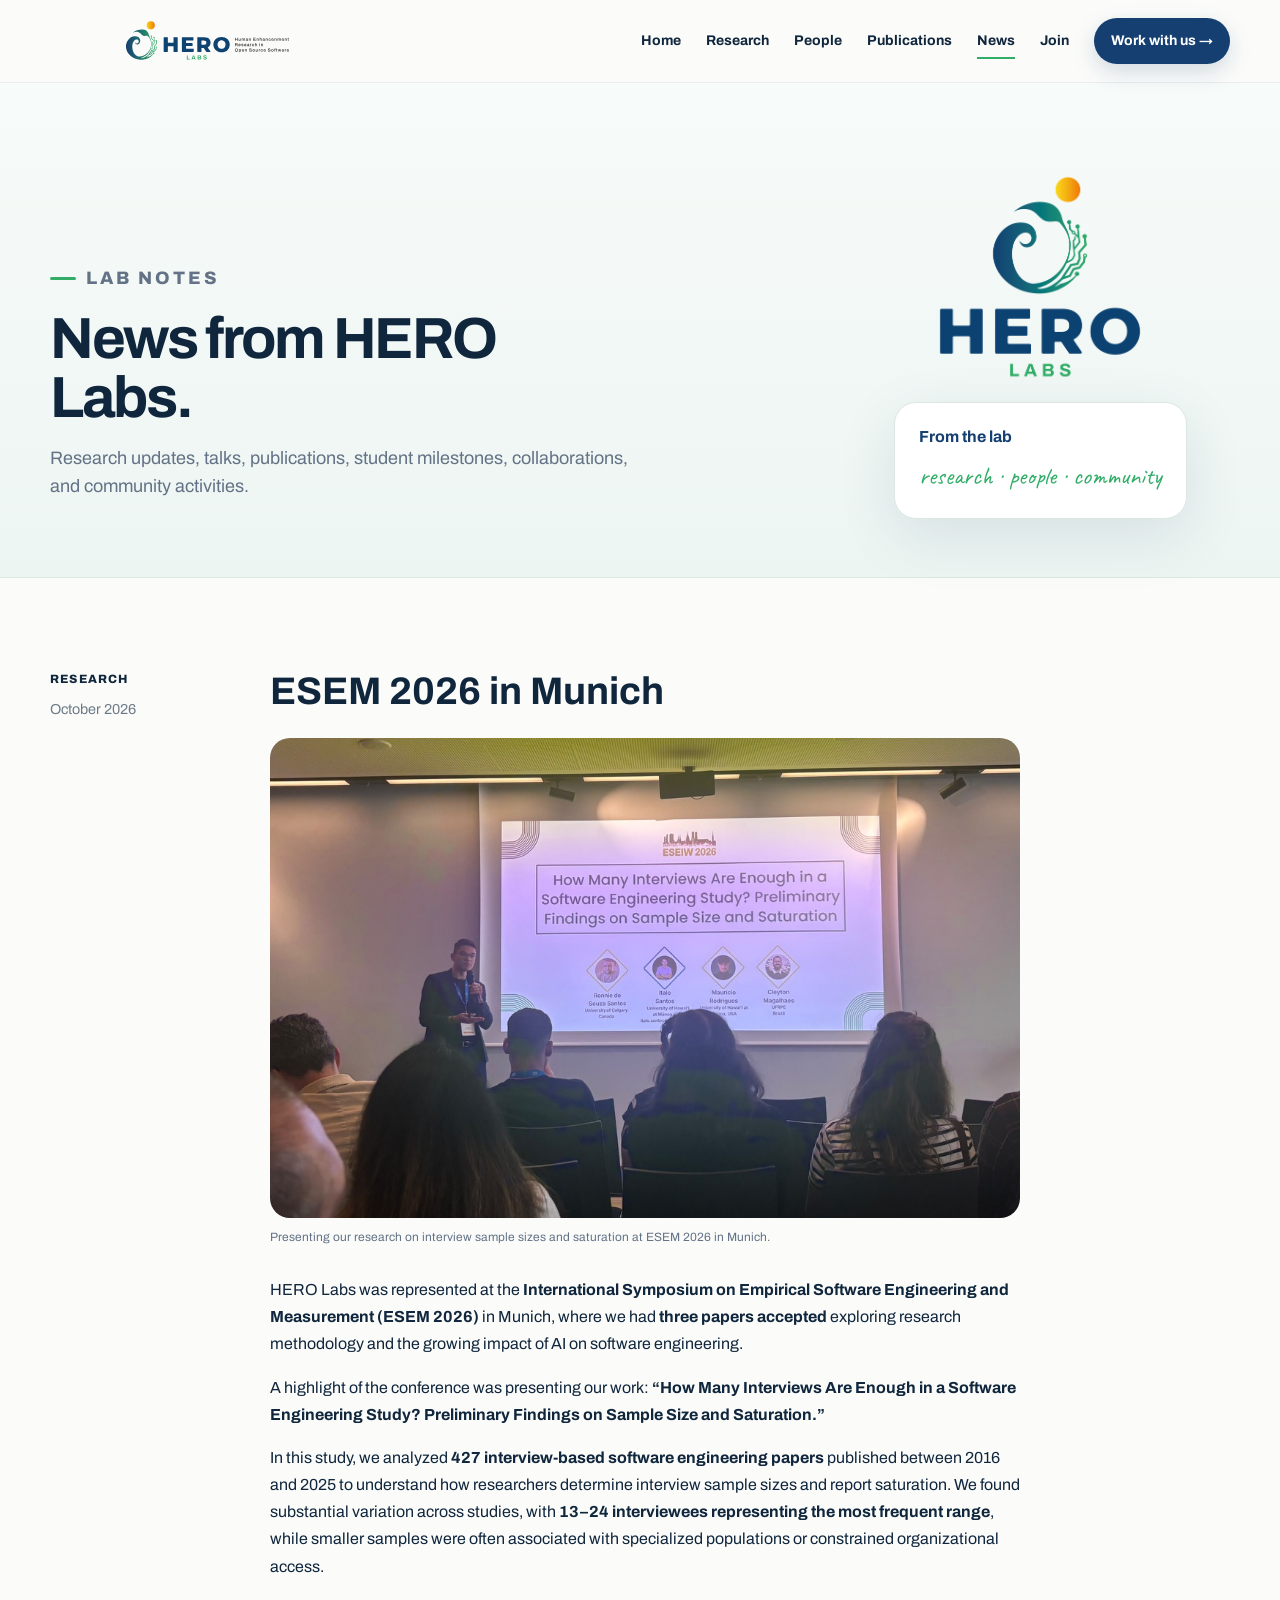
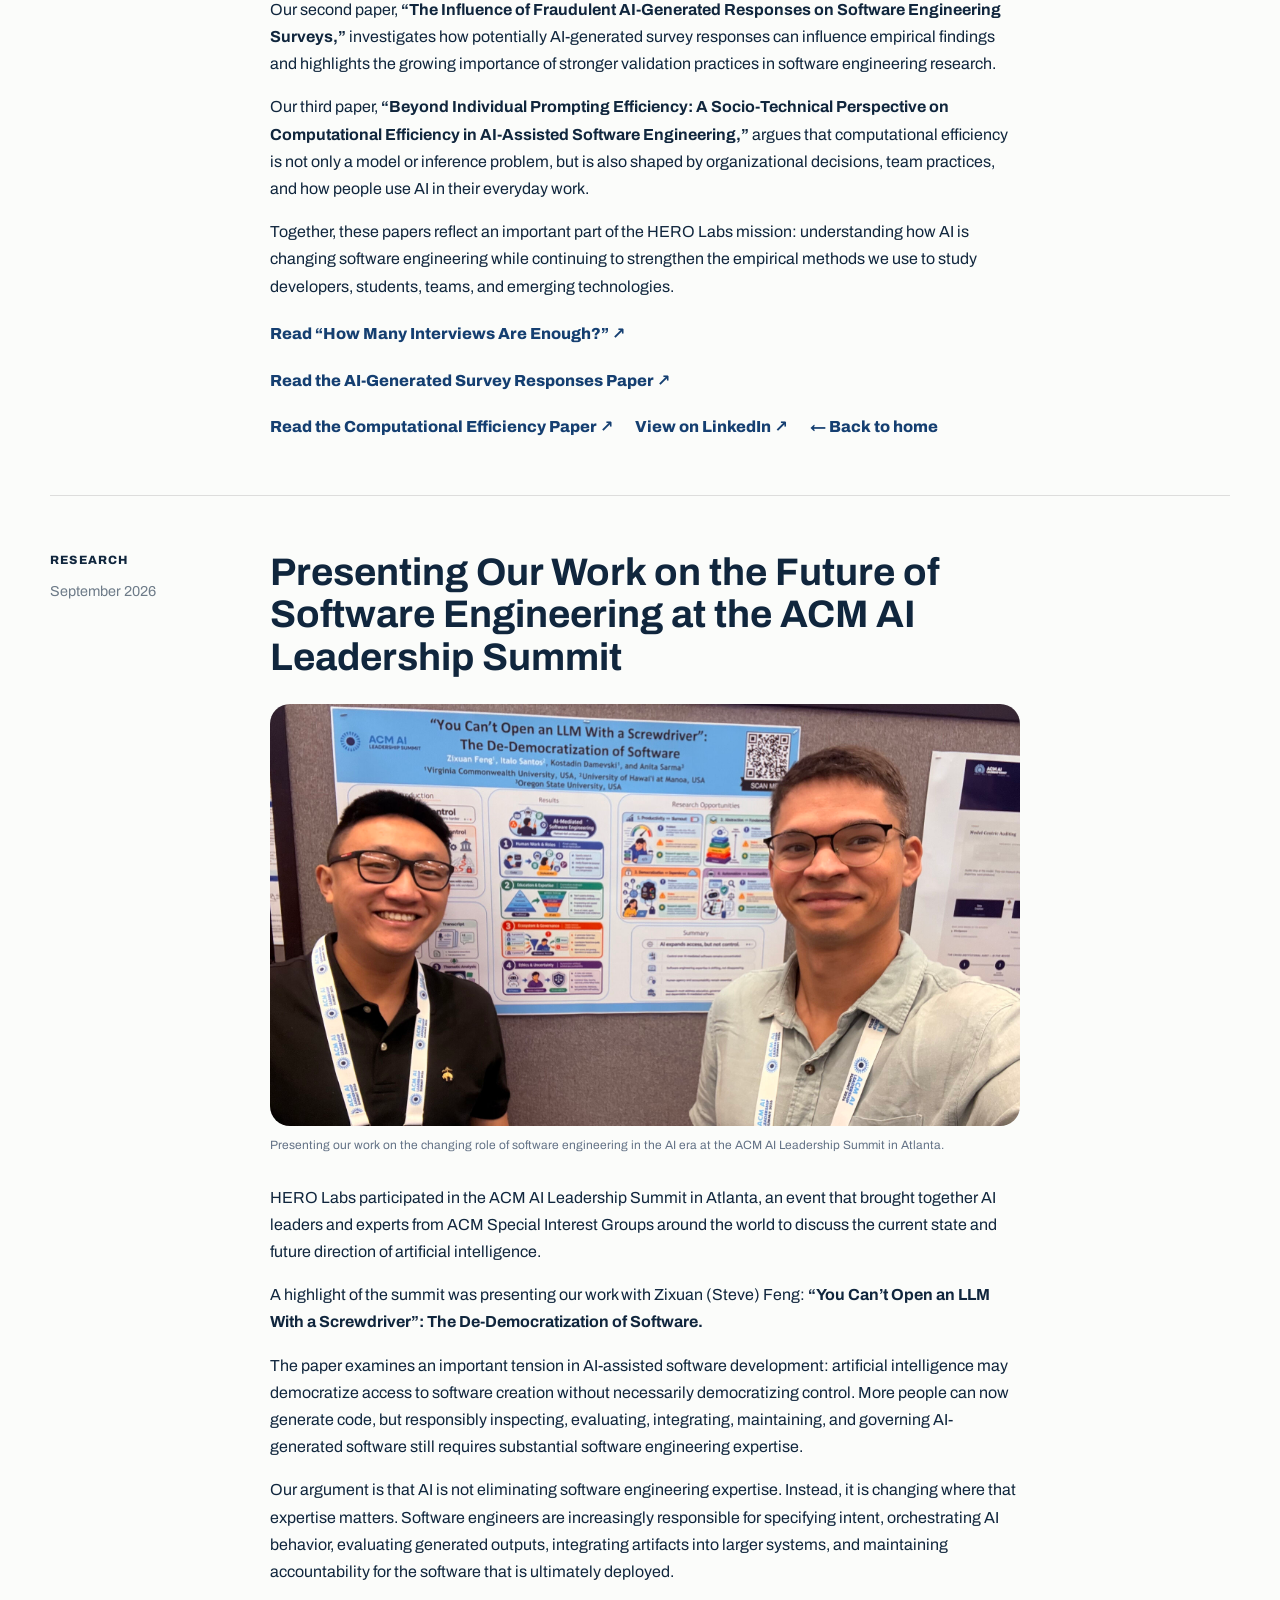
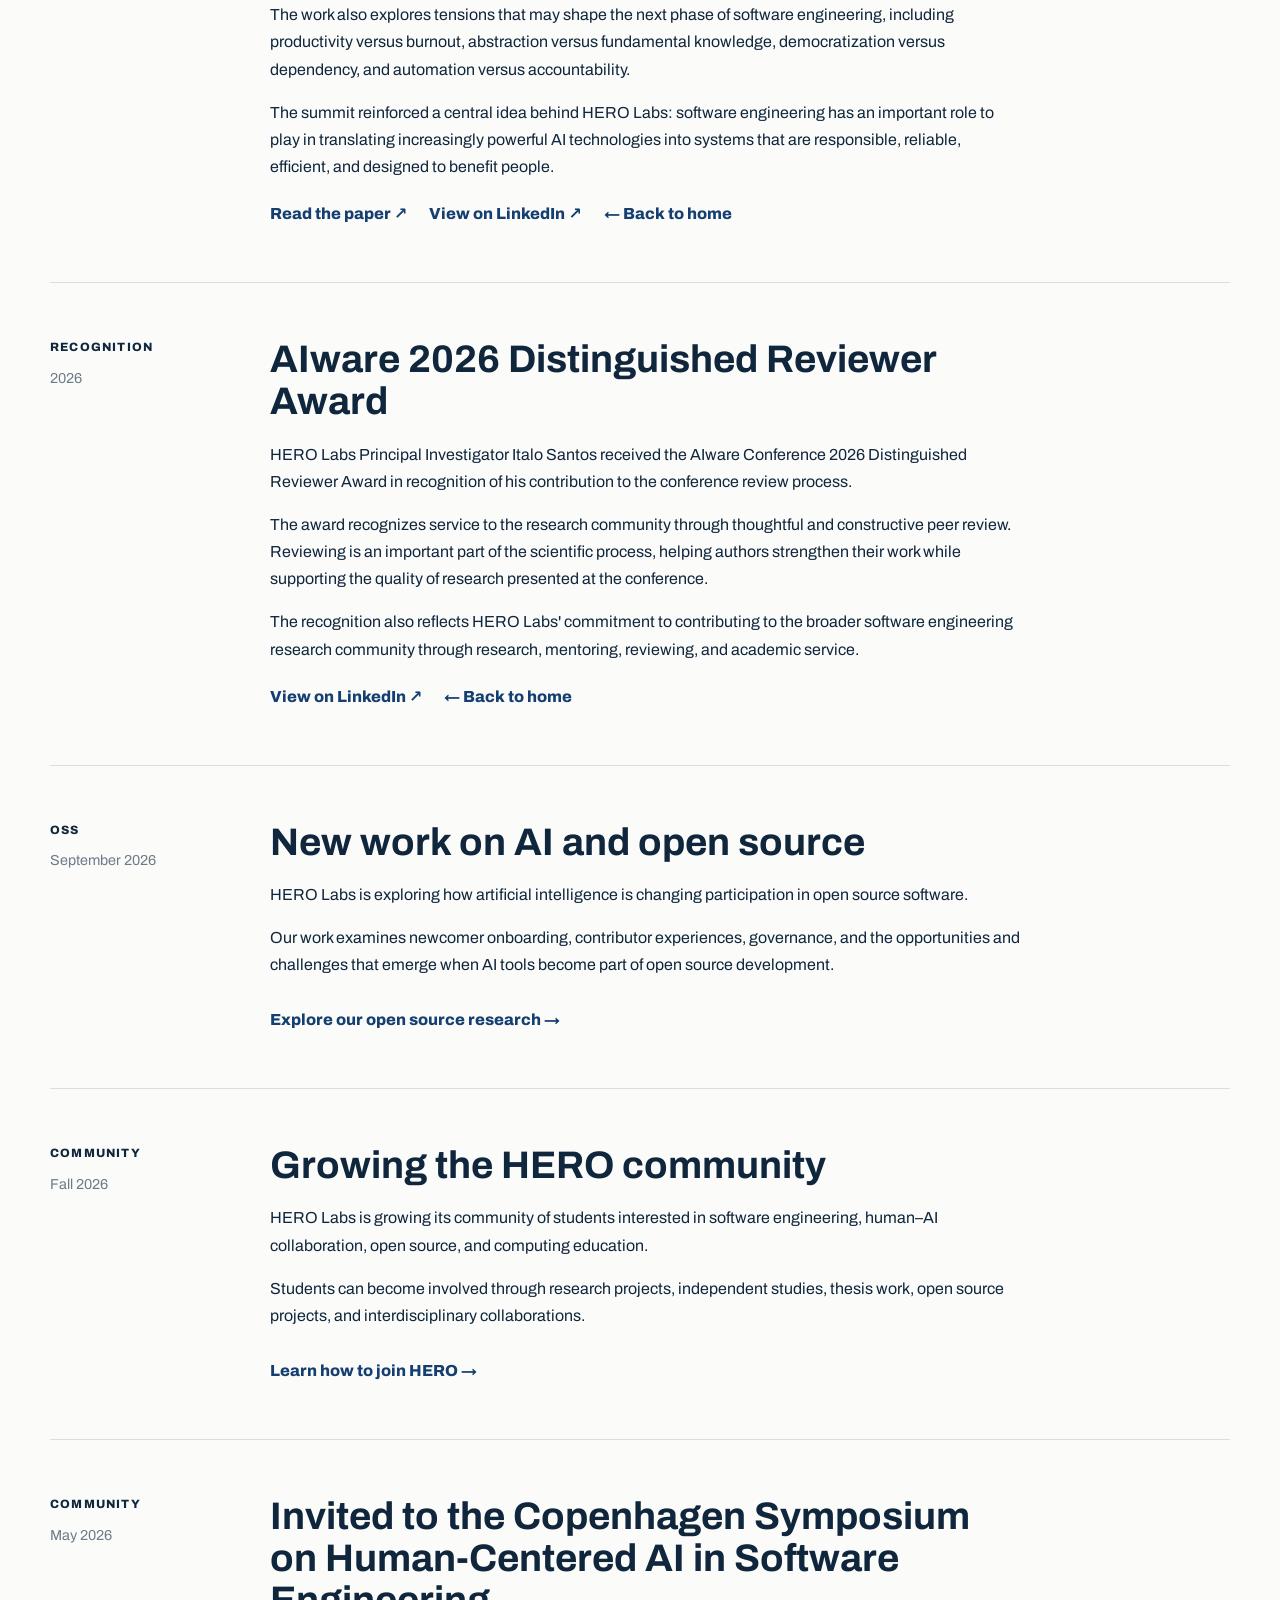
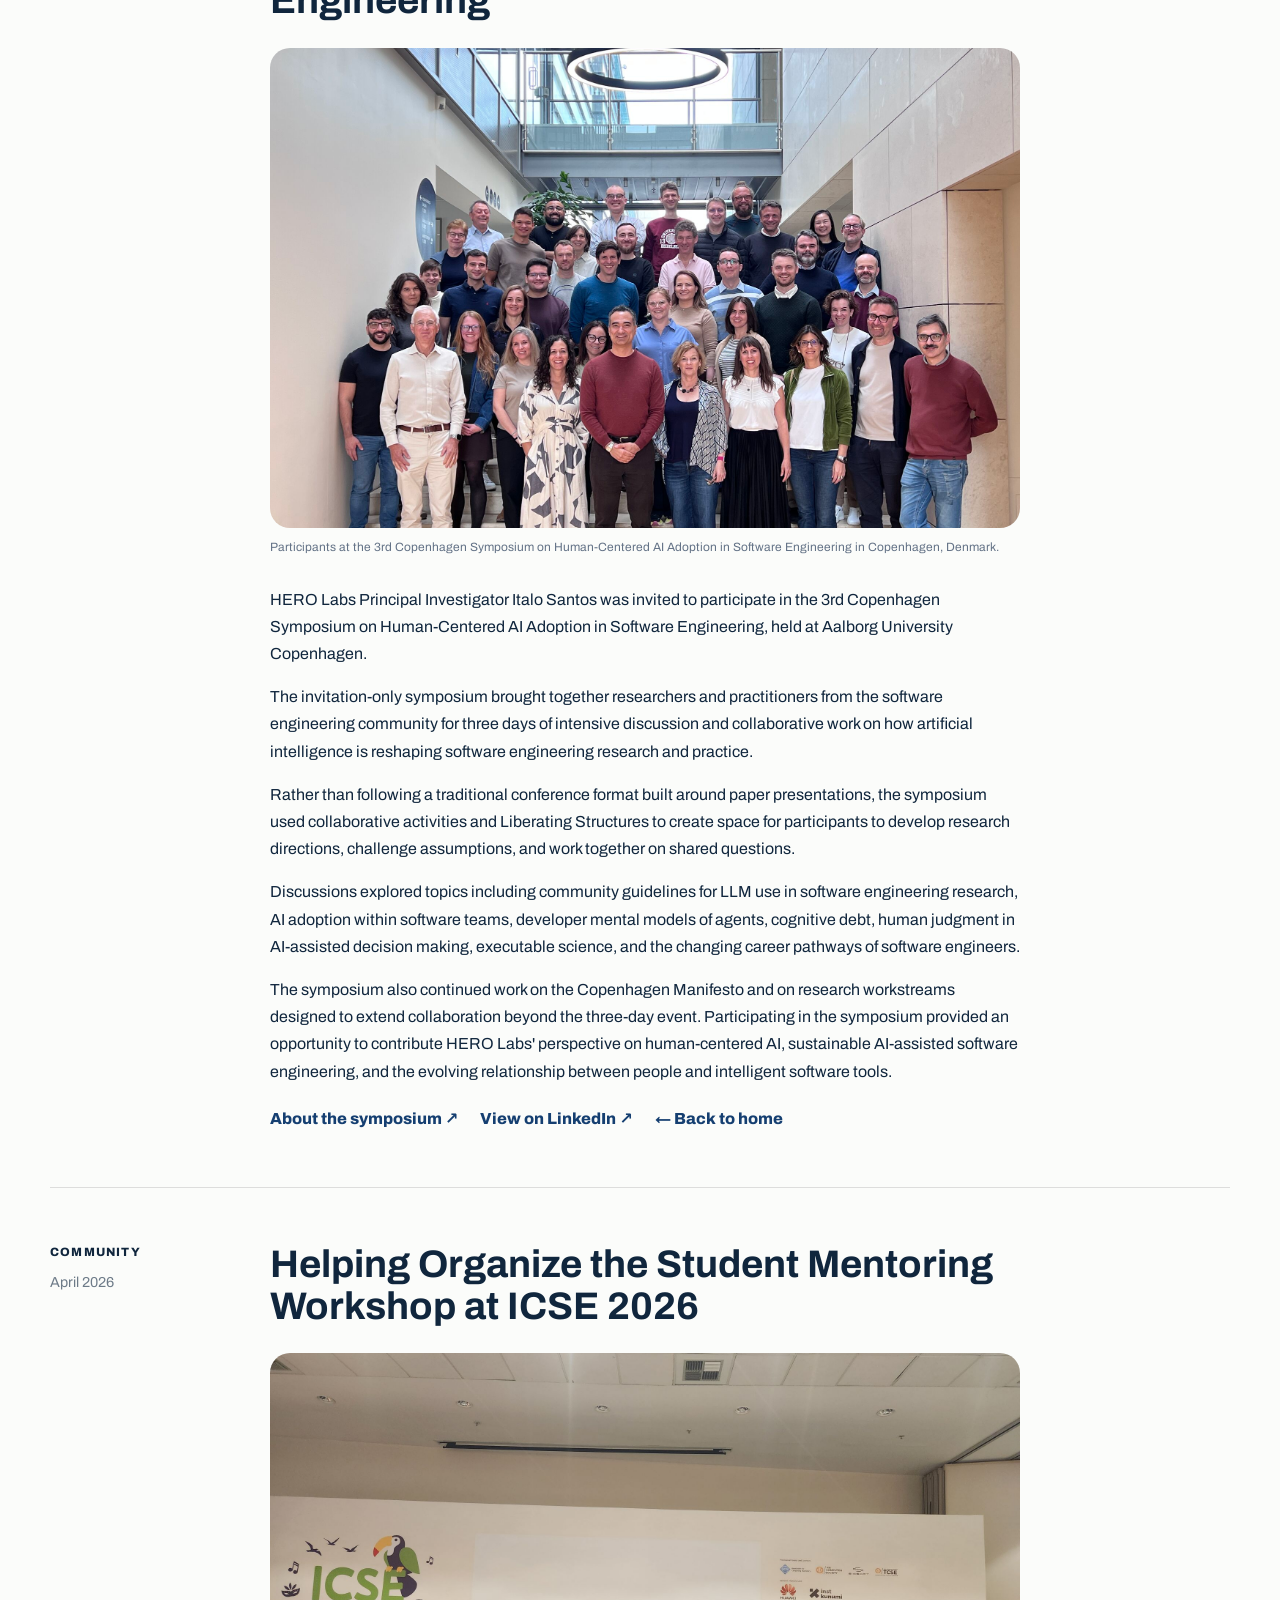
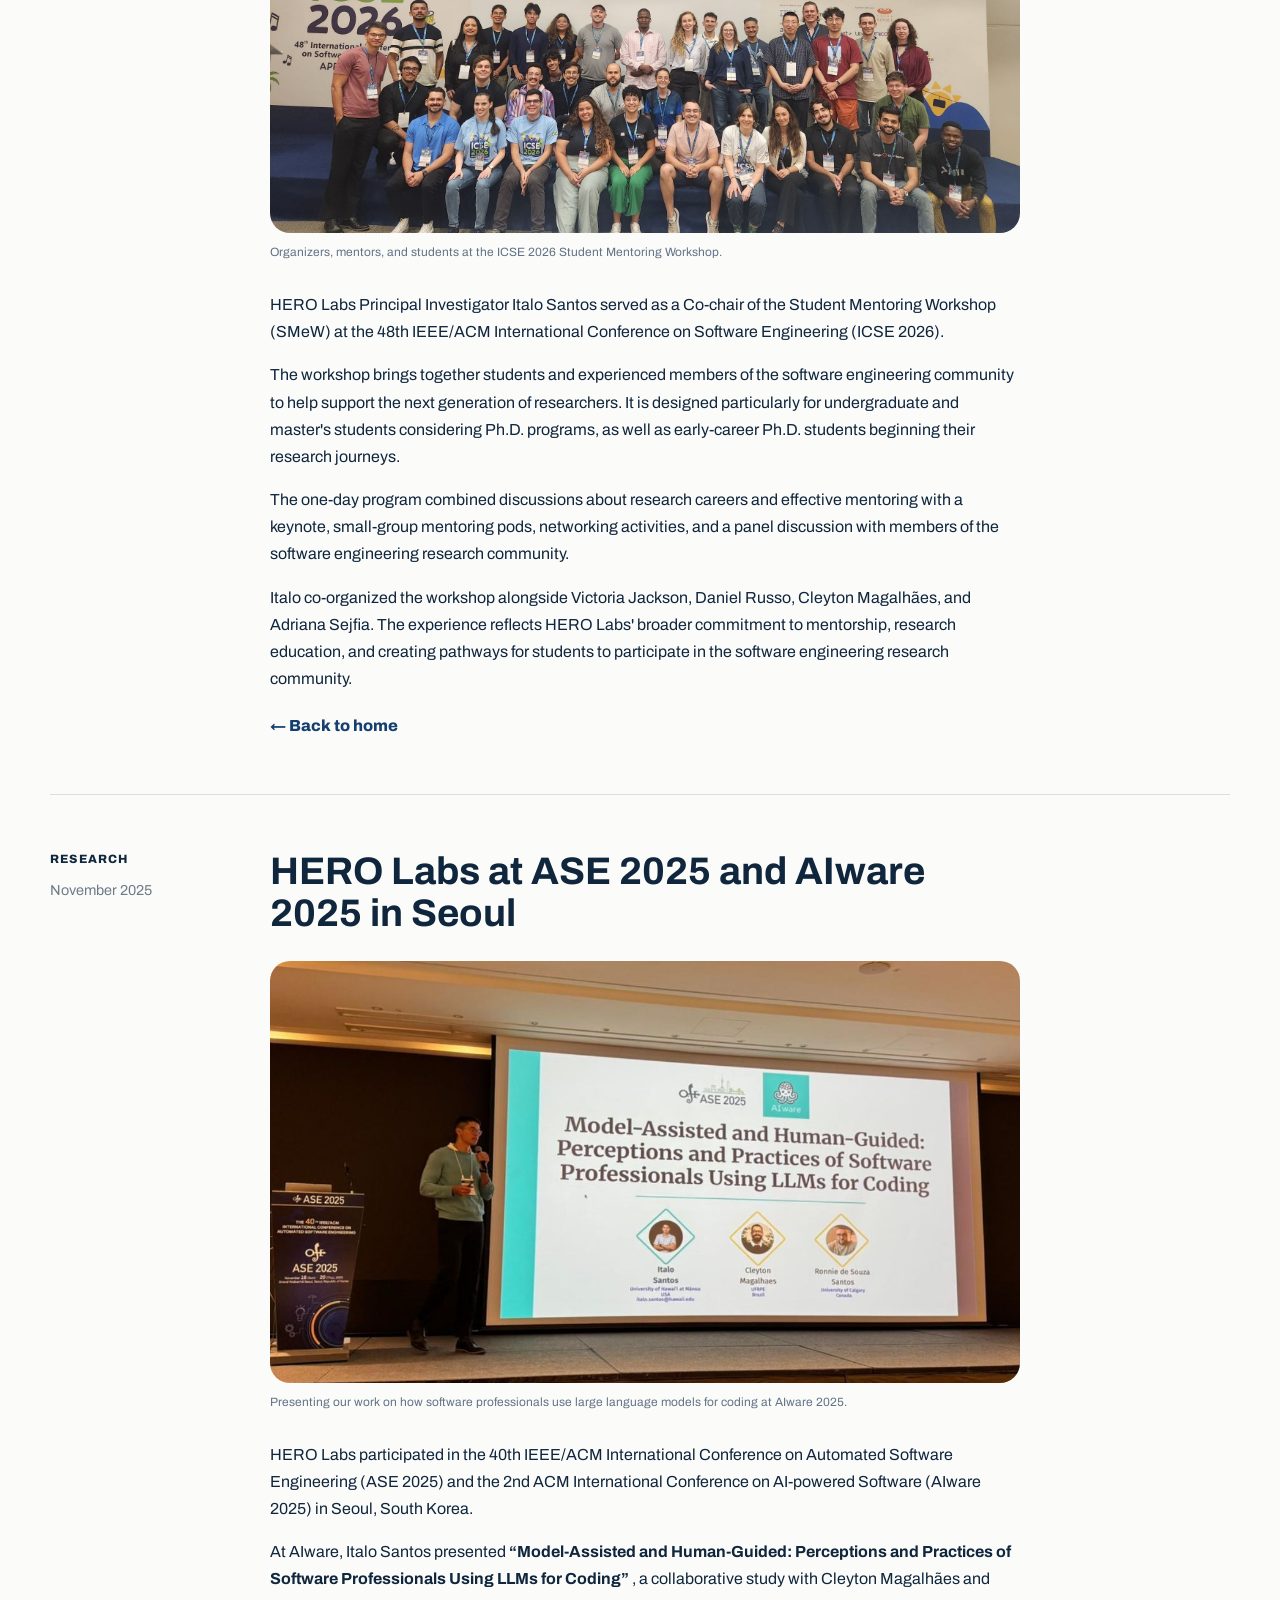
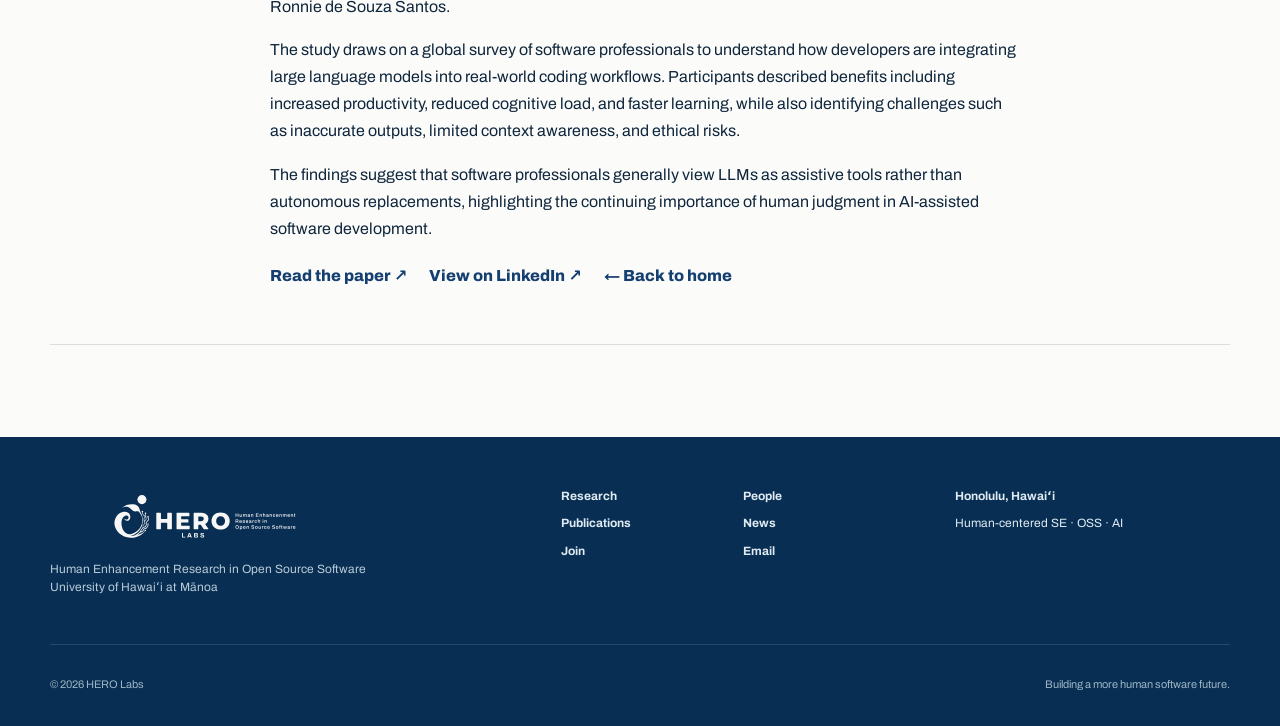
<file: news.html>
<!doctype html>
<html lang="en">
  <head>
    <meta charset="utf-8">

    <meta
      name="viewport"
      content="width=device-width,initial-scale=1"
    >

    <title>News | HERO Labs</title>

    <link
      rel="preconnect"
      href="https://fonts.googleapis.com"
    >

    <link
      rel="preconnect"
      href="https://fonts.gstatic.com"
      crossorigin
    >

    <link
      href="https://fonts.googleapis.com/css2?family=Archivo:wght@400;500;600;700;800;900&family=Caveat:wght@600;700&display=swap"
      rel="stylesheet"
    >

    <link
      rel="stylesheet"
      href="styles.css"
    >
  </head>

  <body>

    <header class="site-header">
      <div class="shell nav-wrap">

        <a
          class="brand"
          href="index.html"
        >
          <img
            src="assets/hero-labs-logo.svg"
            alt="HERO Labs"
          >
        </a>

        <button
          class="nav-toggle"
          aria-expanded="false"
          aria-controls="nav-menu"
        >
          Menu
        </button>

        <nav
          id="nav-menu"
          class="nav-menu"
        >
          <a href="index.html">
            Home
          </a>

          <a href="research.html">
            Research
          </a>

          <a href="people.html">
            People
          </a>

          <a href="publications.html">
            Publications
          </a>

          <a
            class="active"
            href="news.html"
          >
            News
          </a>

          <a href="join.html">
            Join
          </a>

          <a
            class="nav-cta"
            href="join.html"
          >
            Work with us →
          </a>
        </nav>

      </div>
    </header>


    <main>

      <!-- PAGE HEADER -->
      <section class="page-hero">

        <div class="shell">

          <div>
            <p class="eyebrow">
              Lab notes
            </p>

            <h1>
              News from HERO Labs.
            </h1>

            <p>
              Research updates, talks, publications,
              student milestones, collaborations,
              and community activities.
            </p>
          </div>

          <div class="page-hero-brand">

  <img
    src="assets/HEROLabs_Vertical-COR.png"
    alt="HERO Labs"
    class="page-hero-logo"
  >

  <aside class="page-note">
            <strong>
              From the lab
            </strong>

            <span>
              research · people · community
            </span>
          </aside>

</div>

          

        </div>

      </section>


      <!-- NEWS -->
      <section class="section">

        <div class="shell news-page-list">



          <!-- ESEM 2026 -->
<article
  class="news-post reveal"
  id="esem-2026"
>

  <div class="news-post-meta">
    <span class="news-category">
      Research
    </span>

    <time>
      October 2026
    </time>
  </div>

  <div class="news-post-content">

    <h2>
      ESEM 2026 in Munich
    </h2>

    <figure class="news-post-image">
      <img
        src="images/esem-2026-munich.jpeg"
        alt="Italo Santos presenting HERO Labs research at ESEM 2026 in Munich"
      >

      <figcaption>
        Presenting our research on interview sample sizes and saturation
        at ESEM 2026 in Munich.
      </figcaption>
    </figure>

    <p>
      HERO Labs was represented at the
      <strong>
        International Symposium on Empirical Software Engineering
        and Measurement (ESEM 2026)
      </strong>
      in Munich, where we had
      <strong>three papers accepted</strong>
      exploring research methodology and the growing impact of AI
      on software engineering.
    </p>

    <p>
      A highlight of the conference was presenting our work:
      <strong>
        “How Many Interviews Are Enough in a Software Engineering Study?
        Preliminary Findings on Sample Size and Saturation.”
      </strong>
    </p>

    <p>
      In this study, we analyzed
      <strong>427 interview-based software engineering papers</strong>
      published between 2016 and 2025 to understand how researchers
      determine interview sample sizes and report saturation.
      We found substantial variation across studies, with
      <strong>13–24 interviewees representing the most frequent range</strong>,
      while smaller samples were often associated with specialized
      populations or constrained organizational access.
    </p>

    <p>
      Our second paper,
      <strong>
        “The Influence of Fraudulent AI-Generated Responses on
        Software Engineering Surveys,”
      </strong>
      investigates how potentially AI-generated survey responses
      can influence empirical findings and highlights the growing
      importance of stronger validation practices in software
      engineering research.
    </p>

    <p>
      Our third paper,
      <strong>
        “Beyond Individual Prompting Efficiency: A Socio-Technical
        Perspective on Computational Efficiency in AI-Assisted
        Software Engineering,”
      </strong>
      argues that computational efficiency is not only a model or
      inference problem, but is also shaped by organizational decisions,
      team practices, and how people use AI in their everyday work.
    </p>

    <p>
      Together, these papers reflect an important part of the HERO Labs
      mission: understanding how AI is changing software engineering
      while continuing to strengthen the empirical methods we use to
      study developers, students, teams, and emerging technologies.
    </p>

    <div class="news-post-actions">

      <a
        class="inline-link"
        href="https://drops.dagstuhl.de/entities/document/10.4230/LIPIcs.ESEM.2026.61"
        target="_blank"
        rel="noopener"
      >
        Read “How Many Interviews Are Enough?” ↗
      </a>

      <a
        class="inline-link"
        href="https://drops.dagstuhl.de/entities/document/10.4230/LIPIcs.ESEM.2026.6"
        target="_blank"
        rel="noopener"
      >
        Read the AI-Generated Survey Responses Paper ↗
      </a>

      <a
        class="inline-link"
        href="https://drops.dagstuhl.de/entities/document/10.4230/LIPIcs.ESEM.2026.69"
        target="_blank"
        rel="noopener"
      >
        Read the Computational Efficiency Paper ↗
      </a>

      <a
        class="inline-link"
        href="https://lnkd.in/p/emQFm7q5"
        target="_blank"
        rel="noopener"
      >
        View on LinkedIn ↗
      </a>

      <a
        class="inline-link"
        href="index.html"
      >
        ← Back to home
      </a>

    </div>

  </div>

</article>


          <!-- ACM AI LEADERSHIP SUMMIT -->
<article
  class="news-post reveal"
  id="acm-ai-summit"
>

  <div class="news-post-meta">
    <span class="news-category">
      Research
    </span>

    <time>
      September 2026
    </time>
  </div>

  <div class="news-post-content">

    <h2>
      Presenting Our Work on the Future of Software Engineering
      at the ACM AI Leadership Summit
    </h2>

    <figure class="news-post-image">
      <img
        src="images/acm-ai-summit-2026.jpeg"
        alt="Italo Santos and Zixuan Feng presenting their research at the ACM AI Leadership Summit in Atlanta"
      >

      <figcaption>
        Presenting our work on the changing role of software engineering
        in the AI era at the ACM AI Leadership Summit in Atlanta.
      </figcaption>
    </figure>

    <p>
      HERO Labs participated in the ACM AI Leadership Summit in Atlanta,
      an event that brought together AI leaders and experts from ACM
      Special Interest Groups around the world to discuss the current
      state and future direction of artificial intelligence.
    </p>

    <p>
      A highlight of the summit was presenting our work with
      Zixuan (Steve) Feng:
      <strong>
        “You Can’t Open an LLM With a Screwdriver”:
        The De-Democratization of Software.
      </strong>
    </p>

    <p>
      The paper examines an important tension in AI-assisted software
      development: artificial intelligence may democratize access to
      software creation without necessarily democratizing control.
      More people can now generate code, but responsibly inspecting,
      evaluating, integrating, maintaining, and governing AI-generated
      software still requires substantial software engineering expertise.
    </p>

    <p>
      Our argument is that AI is not eliminating software engineering
      expertise. Instead, it is changing where that expertise matters.
      Software engineers are increasingly responsible for specifying
      intent, orchestrating AI behavior, evaluating generated outputs,
      integrating artifacts into larger systems, and maintaining
      accountability for the software that is ultimately deployed.
    </p>

    <p>
      The work also explores tensions that may shape the next phase
      of software engineering, including productivity versus burnout,
      abstraction versus fundamental knowledge, democratization versus
      dependency, and automation versus accountability.
    </p>

    <p>
      The summit reinforced a central idea behind HERO Labs:
      software engineering has an important role to play in translating
      increasingly powerful AI technologies into systems that are
      responsible, reliable, efficient, and designed to benefit people.
    </p>

    <div class="news-post-actions">

      <a
        class="inline-link"
        href="https://arxiv.org/abs/2608.24720"
        target="_blank"
        rel="noopener"
      >
        Read the paper ↗
      </a>

      <a
        class="inline-link"
        href="https://www.linkedin.com/posts/italo-santos07_artificialintelligence-softwareengineering-activity-7503188724432793600-Wojv"
        target="_blank"
        rel="noopener"
      >
        View on LinkedIn ↗
      </a>

      <a
        class="inline-link"
        href="index.html"
      >
        ← Back to home
      </a>

    </div>

  </div>

</article>


          <!-- AIWARE DISTINGUISHED REVIEWER AWARD -->
<article
  class="news-post reveal"
  id="aiware-distinguished-reviewer"
>

  <div class="news-post-meta">
    <span class="news-category">
      Recognition
    </span>

    <time>
      2026
    </time>
  </div>

  <div class="news-post-content">

    <h2>
      AIware 2026 Distinguished Reviewer Award
    </h2>

    <p>
      HERO Labs Principal Investigator Italo Santos received the
      AIware Conference 2026 Distinguished Reviewer Award in recognition
      of his contribution to the conference review process.
    </p>

    <p>
      The award recognizes service to the research community through
      thoughtful and constructive peer review. Reviewing is an important
      part of the scientific process, helping authors strengthen their work
      while supporting the quality of research presented at the conference.
    </p>

    <p>
      The recognition also reflects HERO Labs' commitment to contributing
      to the broader software engineering research community through
      research, mentoring, reviewing, and academic service.
    </p>

    <div class="news-post-actions">

      <a
        class="inline-link"
        href="https://www.linkedin.com/feed/update/urn:li:activity:7480383886242545664/"
        target="_blank"
        rel="noopener"
      >
        View on LinkedIn ↗
      </a>

      <a
        class="inline-link"
        href="index.html"
      >
        ← Back to home
      </a>

    </div>

  </div>

</article>


          <!-- AI + OSS -->
          <article
            class="news-post reveal"
            id="ai-open-source"
          >

            <div class="news-post-meta">
              <span class="news-category">
                OSS
              </span>

              <time>
                September 2026
              </time>
            </div>

            <div class="news-post-content">

              <h2>
                New work on AI and open source
              </h2>

              <p>
                HERO Labs is exploring how artificial intelligence
                is changing participation in open source software.
              </p>

              <p>
                Our work examines newcomer onboarding, contributor
                experiences, governance, and the opportunities and
                challenges that emerge when AI tools become part
                of open source development.
              </p>

              <a
                class="inline-link"
                href="research.html#oss"
              >
                Explore our open source research →
              </a>

            </div>

          </article>


          <!-- GROWING HERO -->
          <article
            class="news-post reveal"
            id="growing-hero"
          >

            <div class="news-post-meta">
              <span class="news-category">
                Community
              </span>

              <time>
                Fall 2026
              </time>
            </div>

            <div class="news-post-content">

              <h2>
                Growing the HERO community
              </h2>

              <p>
                HERO Labs is growing its community of students
                interested in software engineering, human–AI
                collaboration, open source, and computing education.
              </p>

              <p>
                Students can become involved through research projects,
                independent studies, thesis work, open source projects,
                and interdisciplinary collaborations.
              </p>

              <a
                class="inline-link"
                href="join.html"
              >
                Learn how to join HERO →
              </a>

            </div>

          </article>








          <!-- COPENHAGEN SYMPOSIUM 2026 -->
<article
  class="news-post reveal"
  id="copenhagen-symposium-2026"
>

  <div class="news-post-meta">
    <span class="news-category">
      Community
    </span>

    <time>
      May 2026
    </time>
  </div>

  <div class="news-post-content">

    <h2>
      Invited to the Copenhagen Symposium on Human-Centered AI
      in Software Engineering
    </h2>

    <figure class="news-post-image">
      <img
        src="images/copenhagen-symposium-2026.jpeg"
        alt="Participants at the 3rd Copenhagen Symposium on Human-Centered AI Adoption in Software Engineering"
      >

      <figcaption>
        Participants at the 3rd Copenhagen Symposium on Human-Centered
        AI Adoption in Software Engineering in Copenhagen, Denmark.
      </figcaption>
    </figure>

    <p>
      HERO Labs Principal Investigator Italo Santos was invited to
      participate in the 3rd Copenhagen Symposium on Human-Centered
      AI Adoption in Software Engineering, held at Aalborg University
      Copenhagen.
    </p>

    <p>
      The invitation-only symposium brought together researchers and
      practitioners from the software engineering community for three
      days of intensive discussion and collaborative work on how
      artificial intelligence is reshaping software engineering
      research and practice.
    </p>

    <p>
      Rather than following a traditional conference format built around
      paper presentations, the symposium used collaborative activities
      and Liberating Structures to create space for participants to
      develop research directions, challenge assumptions, and work
      together on shared questions.
    </p>

    <p>
      Discussions explored topics including community guidelines for
      LLM use in software engineering research, AI adoption within
      software teams, developer mental models of agents, cognitive debt,
      human judgment in AI-assisted decision making, executable science,
      and the changing career pathways of software engineers.
    </p>

    <p>
      The symposium also continued work on the Copenhagen Manifesto
      and on research workstreams designed to extend collaboration
      beyond the three-day event. Participating in the symposium
      provided an opportunity to contribute HERO Labs' perspective on
      human-centered AI, sustainable AI-assisted software engineering,
      and the evolving relationship between people and intelligent
      software tools.
    </p>

    <div class="news-post-actions">

      <a
        class="inline-link"
        href="https://www.danielrusso.org/the-copenhagen-symposium/"
        target="_blank"
        rel="noopener"
      >
        About the symposium ↗
      </a>

      <a
        class="inline-link"
        href="https://www.linkedin.com/posts/prof-daniel-russo_softwareengineering-airesearch-copenhagensymposium-activity-7459501305858949121-DjcB"
        target="_blank"
        rel="noopener"
      >
        View on LinkedIn ↗
      </a>

      <a
        class="inline-link"
        href="index.html"
      >
        ← Back to home
      </a>

    </div>

  </div>

</article>


          <!-- ICSE 2026 STUDENT MENTORING WORKSHOP -->
<article
  class="news-post reveal"
  id="icse-2026-smew"
>

  <div class="news-post-meta">
    <span class="news-category">
      Community
    </span>

    <time>
      April 2026
    </time>
  </div>

  <div class="news-post-content">

    <h2>
      Helping Organize the Student Mentoring Workshop at ICSE 2026
    </h2>

    <figure class="news-post-image">
      <img
        src="images/icse-2026-smew.jpeg"
        alt="Organizers, mentors, and students at the ICSE 2026 Student Mentoring Workshop"
      >

      <figcaption>
        Organizers, mentors, and students at the
        ICSE 2026 Student Mentoring Workshop.
      </figcaption>
    </figure>

    <p>
      HERO Labs Principal Investigator Italo Santos served as a
      Co-chair of the Student Mentoring Workshop (SMeW) at the
      48th IEEE/ACM International Conference on Software Engineering
      (ICSE 2026).
    </p>

    <p>
      The workshop brings together students and experienced members
      of the software engineering community to help support the next
      generation of researchers. It is designed particularly for
      undergraduate and master's students considering Ph.D. programs,
      as well as early-career Ph.D. students beginning their research
      journeys.
    </p>

    <p>
      The one-day program combined discussions about research careers
      and effective mentoring with a keynote, small-group mentoring pods,
      networking activities, and a panel discussion with members of the
      software engineering research community.
    </p>

    <p>
      Italo co-organized the workshop alongside Victoria Jackson,
      Daniel Russo, Cleyton Magalhães, and Adriana Sejfia.
      The experience reflects HERO Labs' broader commitment to
      mentorship, research education, and creating pathways for students
      to participate in the software engineering research community.
    </p>

    <div class="news-post-actions">

      <a
        class="inline-link"
        href="index.html"
      >
        ← Back to home
      </a>

    </div>

  </div>

</article>


          <!-- ASE + AIWARE 2025 -->
<article
  class="news-post reveal"
  id="ase-aiware-2025"
>

  <div class="news-post-meta">
    <span class="news-category">
      Research
    </span>

    <time>
      November 2025
    </time>
  </div>

  <div class="news-post-content">

    <h2>
      HERO Labs at ASE 2025 and AIware 2025 in Seoul
    </h2>

    <figure class="news-post-image">
      <img
        src="images/ase-aiware-2025.jpeg"
        alt="Italo Santos at ASE 2025 and AIware 2025 in Seoul, South Korea"
      >

      <figcaption>
        Presenting our work on how software professionals use
        large language models for coding at AIware 2025.
      </figcaption>
    </figure>

    <p>
      HERO Labs participated in the 40th IEEE/ACM International
      Conference on Automated Software Engineering (ASE 2025)
      and the 2nd ACM International Conference on AI-powered
      Software (AIware 2025) in Seoul, South Korea.
    </p>

    <p>
      At AIware, Italo Santos presented
      <strong>
        “Model-Assisted and Human-Guided: Perceptions and Practices
        of Software Professionals Using LLMs for Coding”
      </strong>,
      a collaborative study with Cleyton Magalhães and
      Ronnie de Souza Santos.
    </p>

    <p>
      The study draws on a global survey of software professionals
      to understand how developers are integrating large language
      models into real-world coding workflows. Participants described
      benefits including increased productivity, reduced cognitive load,
      and faster learning, while also identifying challenges such as
      inaccurate outputs, limited context awareness, and ethical risks.
    </p>

    <p>
      The findings suggest that software professionals generally
      view LLMs as assistive tools rather than autonomous replacements,
      highlighting the continuing importance of human judgment in
      AI-assisted software development.
    </p>

    <div class="news-post-actions">

      <a
        class="inline-link"
        href="https://arxiv.org/abs/2510.09058"
        target="_blank"
        rel="noopener"
      >
        Read the paper ↗
      </a>

      <a
        class="inline-link"
        href="https://www.linkedin.com/posts/italo-santos07_ase2025-aiware2025-ai4se-activity-7398875631335407617-04PN"
        target="_blank"
        rel="noopener"
      >
        View on LinkedIn ↗
      </a>

      <a
        class="inline-link"
        href="index.html"
      >
        ← Back to home
      </a>

    </div>

  </div>

</article>


        </div>

      </section>

    </main>


    <footer class="site-footer">

      <div class="shell footer-grid">

        <div class="footer-brand">
          <img
            src="assets/hero-labs-logo-negative.svg"
            alt="HERO Labs"
          >

          <p>
            Human Enhancement Research in Open Source Software
            <br>
            University of Hawaiʻi at Mānoa
          </p>
        </div>

        <nav class="footer-nav">
          <a href="research.html">
            Research
          </a>

          <a href="people.html">
            People
          </a>

          <a href="publications.html">
            Publications
          </a>

          <a href="news.html">
            News
          </a>

          <a href="join.html">
            Join
          </a>

          <a href="mailto:isantos3@hawaii.edu">
            Email
          </a>
        </nav>

        <div class="footer-contact">
          <strong>
            Honolulu, Hawaiʻi
          </strong>

          <span>
            Human-centered SE · OSS · AI
          </span>
        </div>

      </div>

      <div class="shell footer-bottom">
        <p>
          © 2026 HERO Labs
        </p>

        <p>
          Building a more human software future.
        </p>
      </div>

    </footer>

    <script src="script.js"></script>

  </body>
</html>
</file>
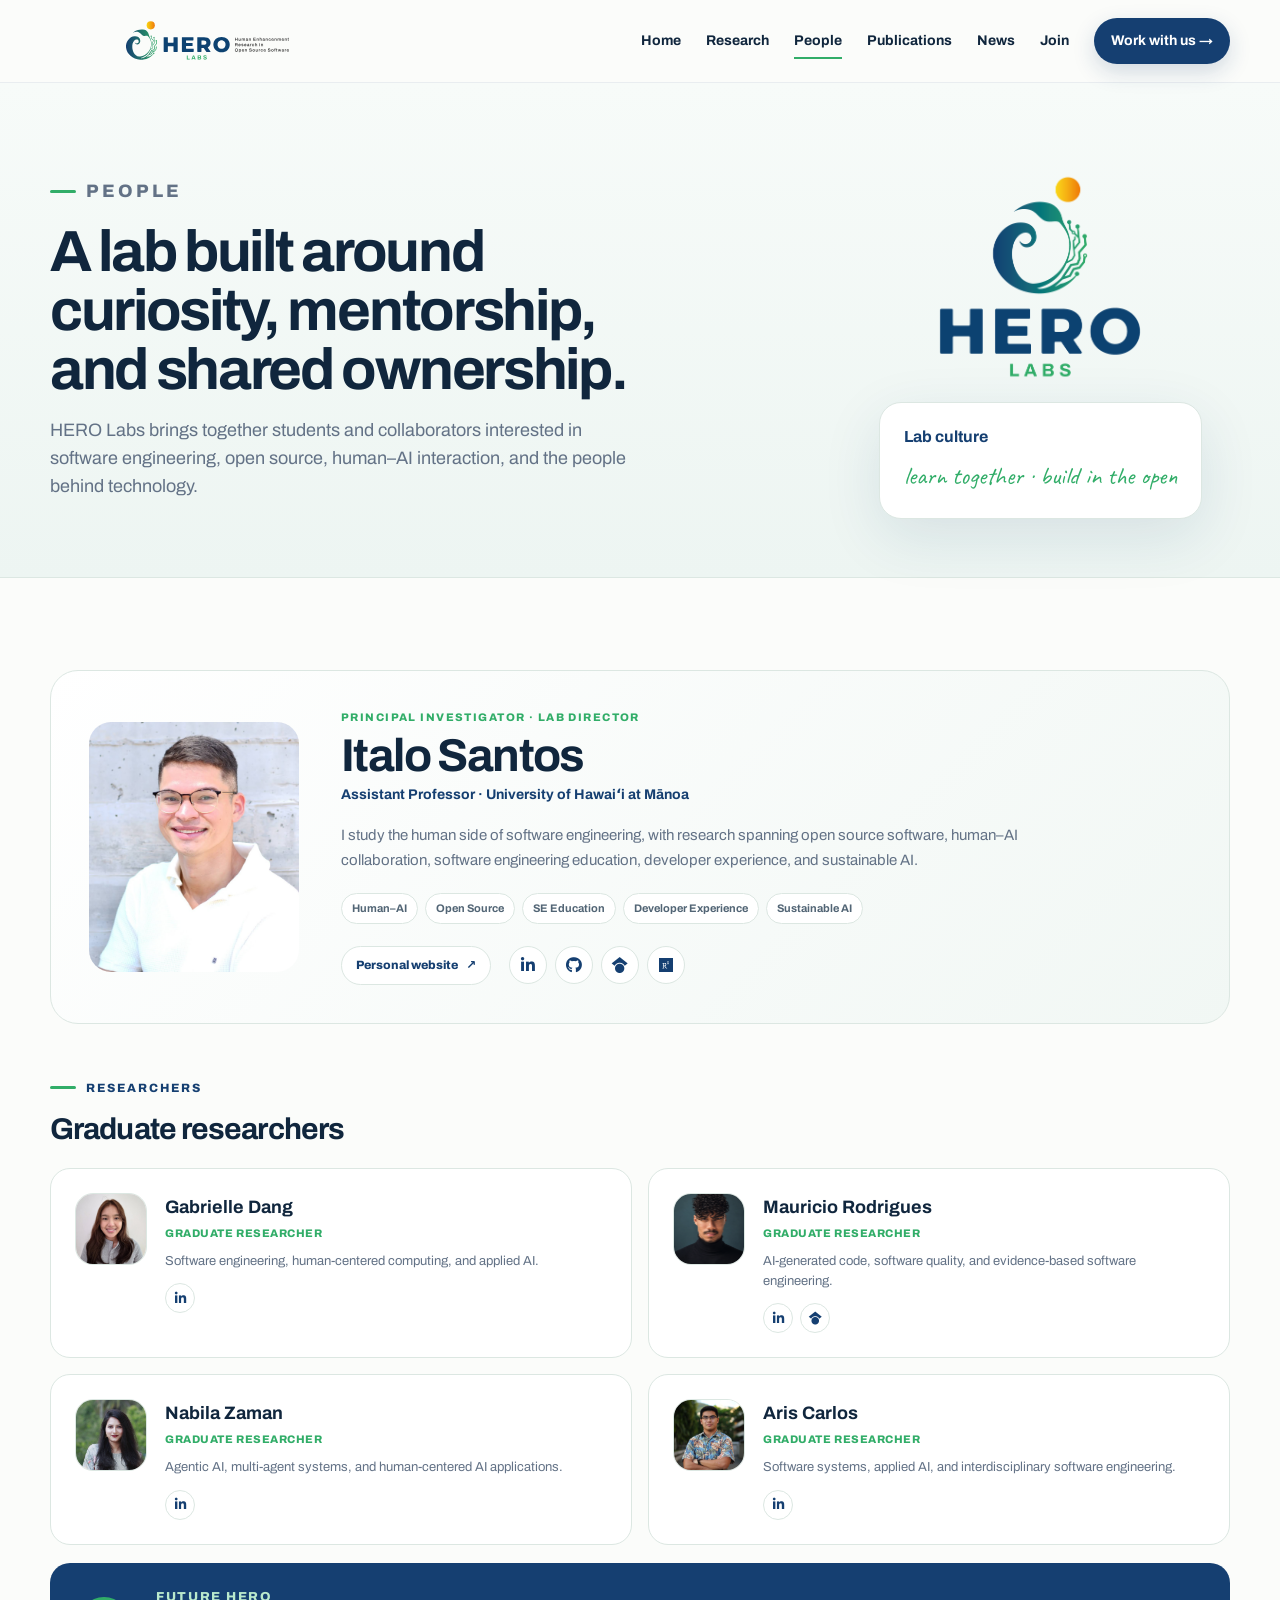
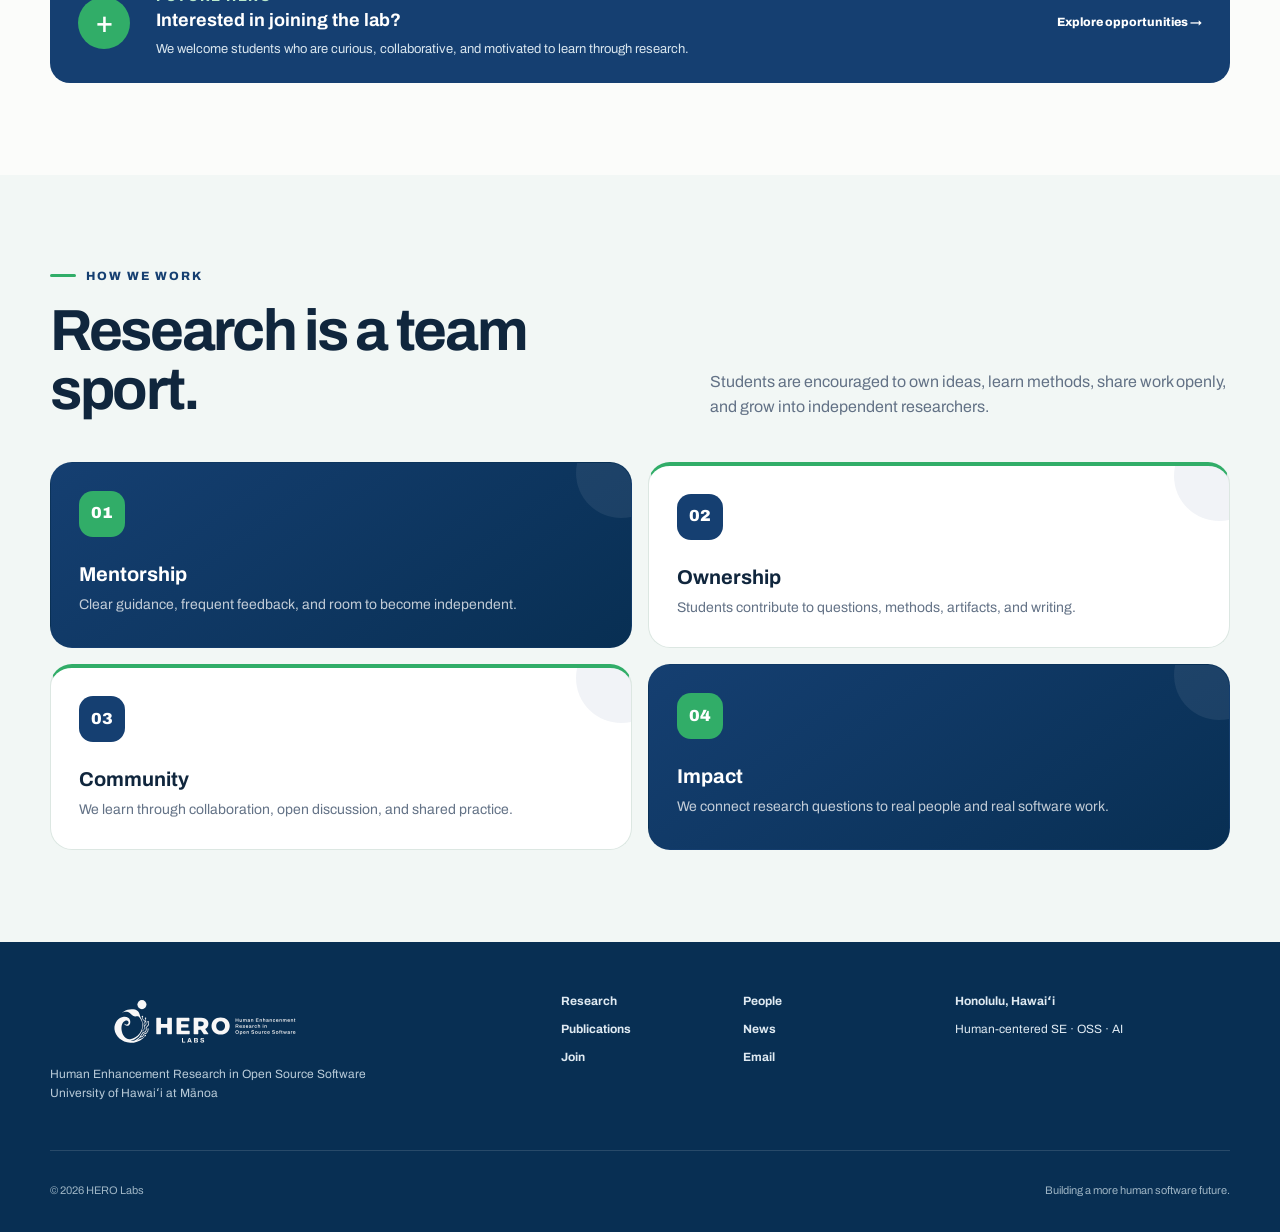
<file: people.html>
<!doctype html>
<html lang="en">
  <head>
    <meta charset="utf-8">

    <meta
      name="viewport"
      content="width=device-width,initial-scale=1"
    >

    <title>People | HERO Labs</title>

    <link
      rel="preconnect"
      href="https://fonts.googleapis.com"
    >

    <link
      rel="preconnect"
      href="https://fonts.gstatic.com"
      crossorigin
    >

    <link
      href="https://fonts.googleapis.com/css2?family=Archivo:wght@400;500;600;700;800;900&family=Caveat:wght@600;700&display=swap"
      rel="stylesheet"
    >

    <link
  rel="stylesheet"
  href="https://cdnjs.cloudflare.com/ajax/libs/font-awesome/6.7.2/css/all.min.css"
>

    <link
      rel="stylesheet"
      href="styles.css"
    >
  </head>

  <body>

    <header class="site-header">
      <div class="shell nav-wrap">

        <a
          class="brand"
          href="index.html"
        >
          <img
            src="assets/hero-labs-logo.svg"
            alt="HERO Labs"
          >
        </a>

        <button
          class="nav-toggle"
          aria-expanded="false"
          aria-controls="nav-menu"
        >
          Menu
        </button>

        <nav
          id="nav-menu"
          class="nav-menu"
        >
          <a href="index.html">
            Home
          </a>

          <a href="research.html">
            Research
          </a>

          <a
            class="active"
            href="people.html"
          >
            People
          </a>

          <a href="publications.html">
            Publications
          </a>

          <a href="news.html">
            News
          </a>

          <a href="join.html">
            Join
          </a>

          <a
            class="nav-cta"
            href="join.html"
          >
            Work with us →
          </a>
        </nav>

      </div>
    </header>

    <main>

      <section class="page-hero">
        <div class="shell">

          <div>
            <p class="eyebrow">
              People
            </p>

            <h1>
              A lab built around curiosity, mentorship,
              and shared ownership.
            </h1>

            <p>
              HERO Labs brings together students and collaborators
              interested in software engineering, open source,
              human–AI interaction, and the people behind technology.
            </p>
          </div>


          <div class="page-hero-brand">

  <img
    src="assets/HEROLabs_Vertical-COR.png"
    alt="HERO Labs"
    class="page-hero-logo"
  >

  <aside class="page-note">
            <strong>
              Lab culture
            </strong>

            <span>
              learn together · build in the open
            </span>
          </aside>

</div>

          

        </div>
      </section>

      <section class="section">
  <div class="shell">

    <!-- PRINCIPAL INVESTIGATOR -->
<article class="team-pi-card reveal">

  <div class="team-pi-photo">
    <img
      src="images/italo.jpeg"
      alt="Italo Santos"
    >
  </div>

  <div class="team-pi-content">

    <p class="team-label">
  Principal Investigator · Lab Director
</p>

    <h2>
      Italo Santos
    </h2>

    <p class="team-pi-title">
      Assistant Professor · University of Hawaiʻi at Mānoa
    </p>

    <p class="team-pi-description">
      I study the human side of software engineering, with research
      spanning open source software, human–AI collaboration,
      software engineering education, developer experience,
      and sustainable AI.
    </p>

    <div class="team-interest-tags">
      <span>Human–AI</span>
      <span>Open Source</span>
      <span>SE Education</span>
      <span>Developer Experience</span>
      <span>Sustainable AI</span>
    </div>


    <!-- PROFILE LINKS -->
    <div class="team-pi-profile-links">

      <a
        class="team-pi-site-link"
        href="https://sites.google.com/view/italo-santos/home"
        target="_blank"
        rel="noopener"
      >
        Personal website
        <span>↗</span>
      </a>


      <div class="team-social-links">

  <!-- LINKEDIN -->
  <a
    href="https://www.linkedin.com/in/italo-santos07/"
    target="_blank"
    rel="noopener"
    aria-label="Italo Santos on LinkedIn"
    title="LinkedIn"
  >
    <i class="fa-brands fa-linkedin-in"></i>
  </a>

  <!-- GITHUB -->
  <a
    href="https://github.com/italo-07"
    target="_blank"
    rel="noopener"
    aria-label="Italo Santos on GitHub"
    title="GitHub"
  >
    <i class="fa-brands fa-github"></i>
  </a>

  <!-- GOOGLE SCHOLAR -->
  <a
    href="https://scholar.google.com/citations?user=miVfClIAAAAJ"
    target="_blank"
    rel="noopener"
    aria-label="Italo Santos on Google Scholar"
    title="Google Scholar"
  >
    <i class="fa-brands fa-google-scholar"></i>
  </a>

  <!-- RESEARCHGATE -->
  <a
    href="https://www.researchgate.net/profile/Italo-Santos-5"
    target="_blank"
    rel="noopener"
    aria-label="Italo Santos on ResearchGate"
    title="ResearchGate"
  >
    <i class="fa-brands fa-researchgate"></i>
  </a>

</div>

    </div>

  </div>

</article>


    <!-- TEAM -->
    <div class="team-section-heading reveal">
      <div>
        <p class="eyebrow">
          Researchers
        </p>

        <h2>
          Graduate researchers
        </h2>
      </div>
    </div>


    <div class="team-members-grid">

      <article class="team-person-card reveal">

  <div class="team-person-photo">
    <img
      src="images/gabrielle.jpeg"
      alt="Gabrielle Dang"
    >
  </div>

  <div class="team-person-content">

    <h3>
      Gabrielle Dang
    </h3>

    <p class="team-role">
      Graduate Researcher
    </p>

    <p class="team-description">
      Software engineering, human-centered computing,
      and applied AI.
    </p>

    <div class="team-person-links">

      <!-- LINKEDIN -->
      <a
        href="https://www.linkedin.com/in/gabrielle-dang/"
        target="_blank"
        rel="noopener"
        aria-label="Gabrielle Dang on LinkedIn"
        title="LinkedIn"
      >
        <i class="fa-brands fa-linkedin-in"></i>
      </a>

    </div>

  </div>

</article>


      <article class="team-person-card reveal">

  <div class="team-person-photo">
    <img
      src="images/mauricio.png"
      alt="Mauricio Rodrigues"
    >
  </div>

  <div class="team-person-content">

    <h3>
      Mauricio Rodrigues
    </h3>

    <p class="team-role">
      Graduate Researcher
    </p>

    <p class="team-description">
      AI-generated code, software quality,
      and evidence-based software engineering.
    </p>

    <div class="team-person-links">

      <!-- LINKEDIN -->
      <a
        href="https://www.linkedin.com/in/mauricio-rodrigues-lima/"
        target="_blank"
        rel="noopener"
        aria-label="Mauricio Rodrigues on LinkedIn"
        title="LinkedIn"
      >
        <i class="fa-brands fa-linkedin-in"></i>
      </a>

      <!-- GOOGLE SCHOLAR -->
      <a
        href="https://scholar.google.com/citations?user=3122FaYAAAAJ&hl=pt-BR"
        target="_blank"
        rel="noopener"
        aria-label="Mauricio Rodrigues on Google Scholar"
        title="Google Scholar"
      >
        <i class="fa-brands fa-google-scholar"></i>
      </a>

    </div>

  </div>

</article>


      <article class="team-person-card reveal">

  <div class="team-person-photo">
    <img
      src="images/nabila.jpeg"
      alt="Nabila Zaman"
    >
  </div>

  <div class="team-person-content">

    <h3>
      Nabila Zaman
    </h3>

    <p class="team-role">
      Graduate Researcher
    </p>

    <p class="team-description">
      Agentic AI, multi-agent systems,
      and human-centered AI applications.
    </p>

    <div class="team-person-links">

      <!-- LINKEDIN -->
      <a
        href="https://www.linkedin.com/in/nabila-zaman-229188199/"
        target="_blank"
        rel="noopener"
        aria-label="Nabila Zaman on LinkedIn"
        title="LinkedIn"
      >
        <i class="fa-brands fa-linkedin-in"></i>
      </a>

    </div>

  </div>

</article>


      <article class="team-person-card reveal">

  <div class="team-person-photo">
    <img
      src="images/aris.jpeg"
      alt="Aris Carlos"
    >
  </div>

  <div class="team-person-content">

    <h3>
      Aris Carlos
    </h3>

    <p class="team-role">
      Graduate Researcher
    </p>

    <p class="team-description">
      Software systems, applied AI,
      and interdisciplinary software engineering.
    </p>

    <div class="team-person-links">

      <!-- LINKEDIN -->
      <a
        href="https://www.linkedin.com/in/aris-carlos/"
        target="_blank"
        rel="noopener"
        aria-label="Aris Carlos on LinkedIn"
        title="LinkedIn"
      >
        <i class="fa-brands fa-linkedin-in"></i>
      </a>

    </div>

  </div>

</article>

    </div>


    <!-- JOIN THE TEAM -->
    <a
      class="future-hero-card reveal"
      href="join.html"
    >

      <div class="future-hero-icon">
        +
      </div>

      <div class="future-hero-content">
        <p class="team-label">
          Future HERO
        </p>

        <h3>
          Interested in joining the lab?
        </h3>

        <p>
          We welcome students who are curious, collaborative,
          and motivated to learn through research.
        </p>
      </div>

      <span class="future-hero-arrow">
        Explore opportunities →
      </span>

    </a>

  </div>
</section>

      <section class="section alt">
        <div class="shell">

          <div class="section-heading reveal">
            <div>
              <p class="eyebrow">
                How we work
              </p>

              <h2>
                Research is a team sport.
              </h2>
            </div>

            <p class="section-intro">
              Students are encouraged to own ideas, learn methods,
              share work openly, and grow into independent researchers.
            </p>
          </div>

          <div class="principles">

            <article class="principle reveal">
              <div class="principle-icon">
                01
              </div>

              <h3>
                Mentorship
              </h3>

              <p>
                Clear guidance, frequent feedback,
                and room to become independent.
              </p>
            </article>

            <article class="principle reveal">
              <div class="principle-icon">
                02
              </div>

              <h3>
                Ownership
              </h3>

              <p>
                Students contribute to questions,
                methods, artifacts, and writing.
              </p>
            </article>

            <article class="principle reveal">
              <div class="principle-icon">
                03
              </div>

              <h3>
                Community
              </h3>

              <p>
                We learn through collaboration,
                open discussion, and shared practice.
              </p>
            </article>

            <article class="principle reveal">
              <div class="principle-icon">
                04
              </div>

              <h3>
                Impact
              </h3>

              <p>
                We connect research questions
                to real people and real software work.
              </p>
            </article>

          </div>

        </div>
      </section>

    </main>

    <footer class="site-footer">

      <div class="shell footer-grid">

        <div class="footer-brand">
          <img
            src="assets/hero-labs-logo-negative.svg"
            alt="HERO Labs"
          >

          <p>
            Human Enhancement Research in Open Source Software
            <br>
            University of Hawaiʻi at Mānoa
          </p>
        </div>

        <nav class="footer-nav">
          <a href="research.html">
            Research
          </a>

          <a href="people.html">
            People
          </a>

          <a href="publications.html">
            Publications
          </a>

          <a href="news.html">News</a>

          <a href="join.html">
            Join
          </a>

          <a href="mailto:isantos3@hawaii.edu">
            Email
          </a>
        </nav>

        <div class="footer-contact">
          <strong>
            Honolulu, Hawaiʻi
          </strong>

          <span>
            Human-centered SE · OSS · AI
          </span>
        </div>

      </div>

      <div class="shell footer-bottom">
        <p>
          © 2026 HERO Labs
        </p>

        <p>
          Building a more human software future.
        </p>
      </div>

    </footer>

    <script src="script.js"></script>

  </body>
</html>
</file>
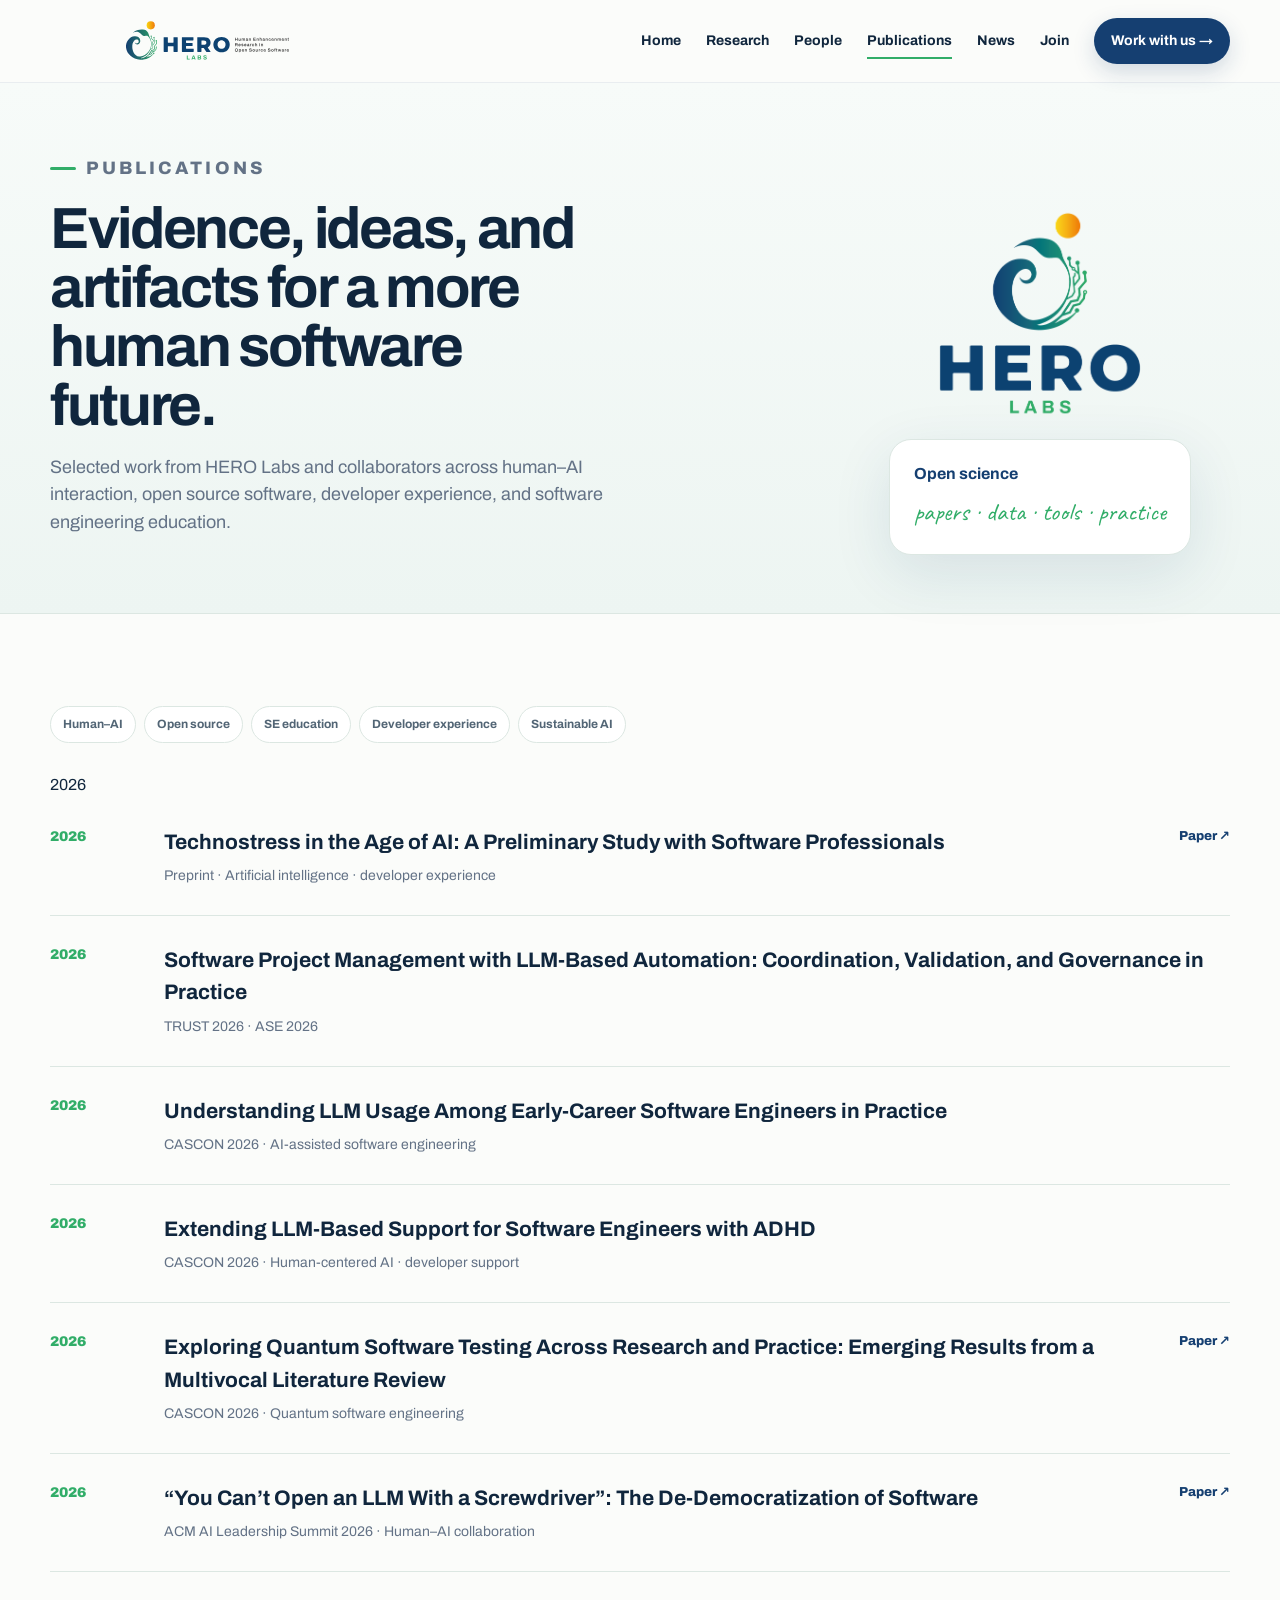
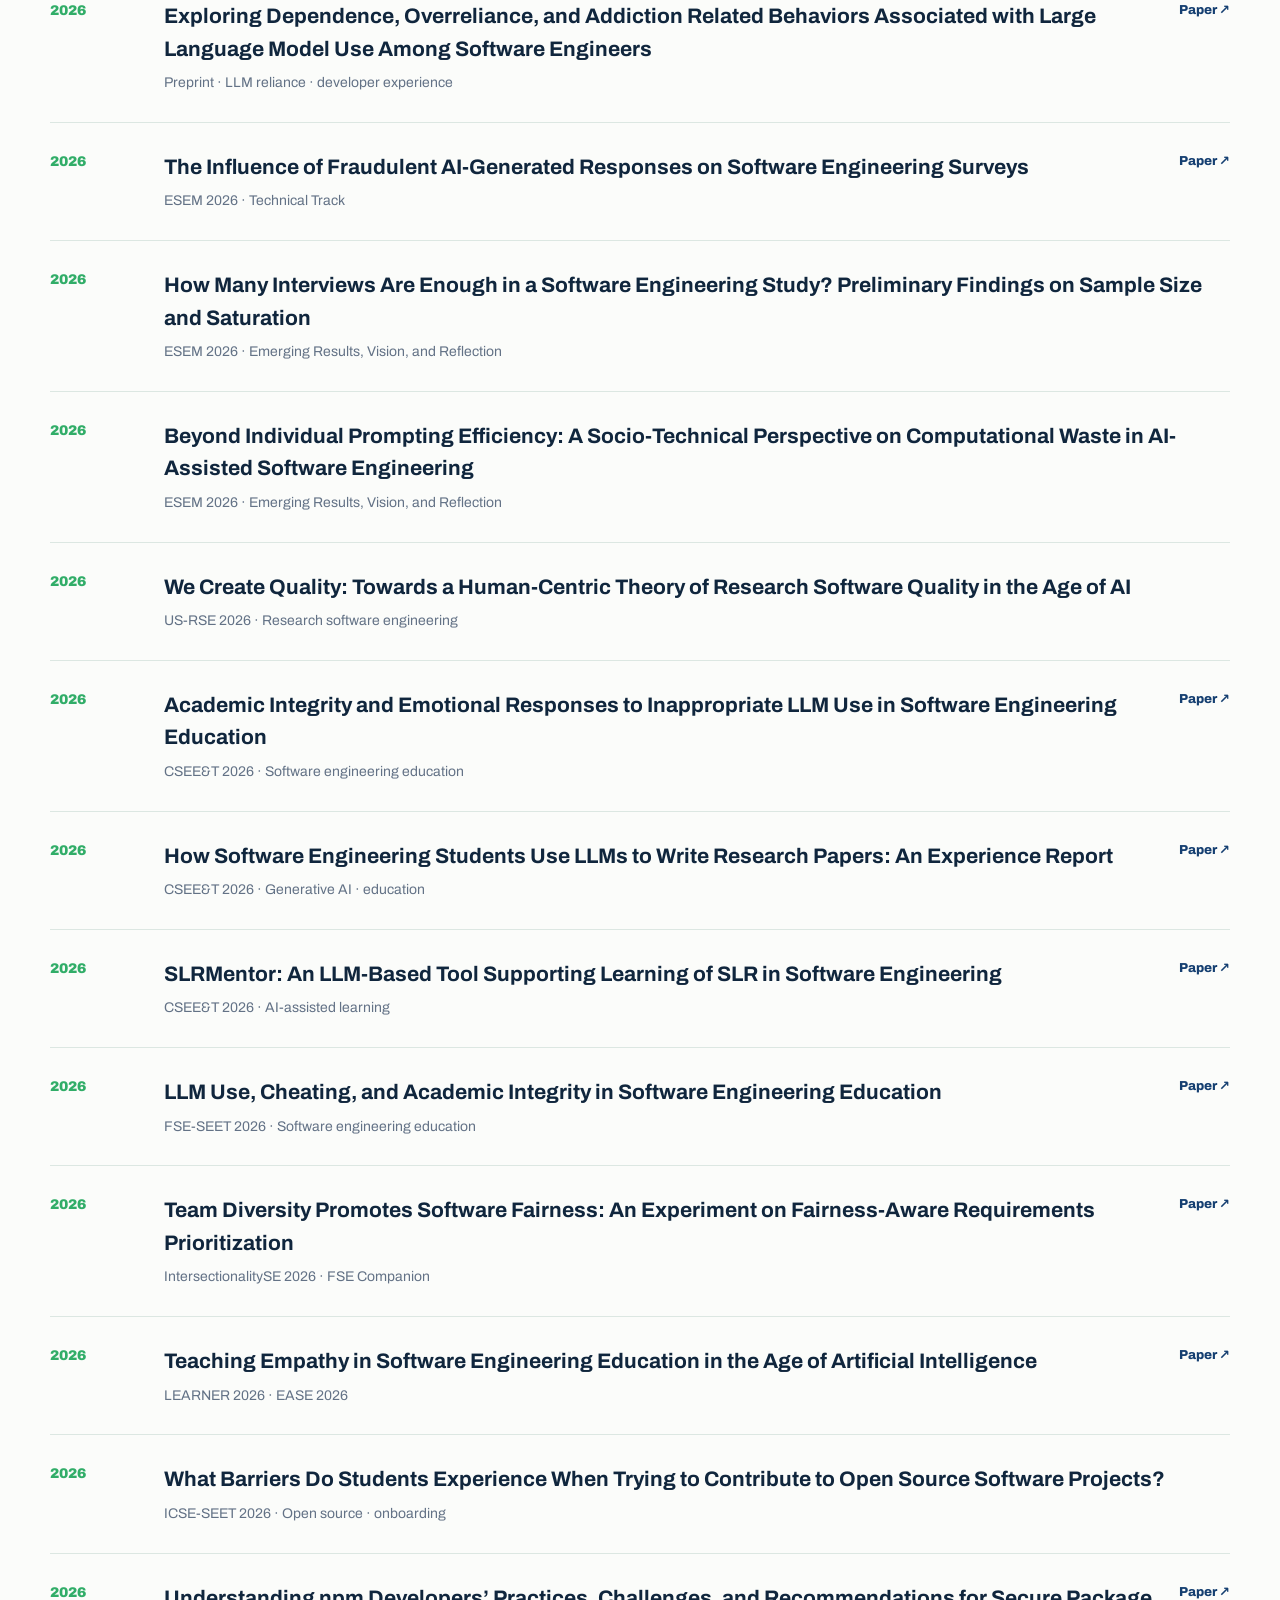
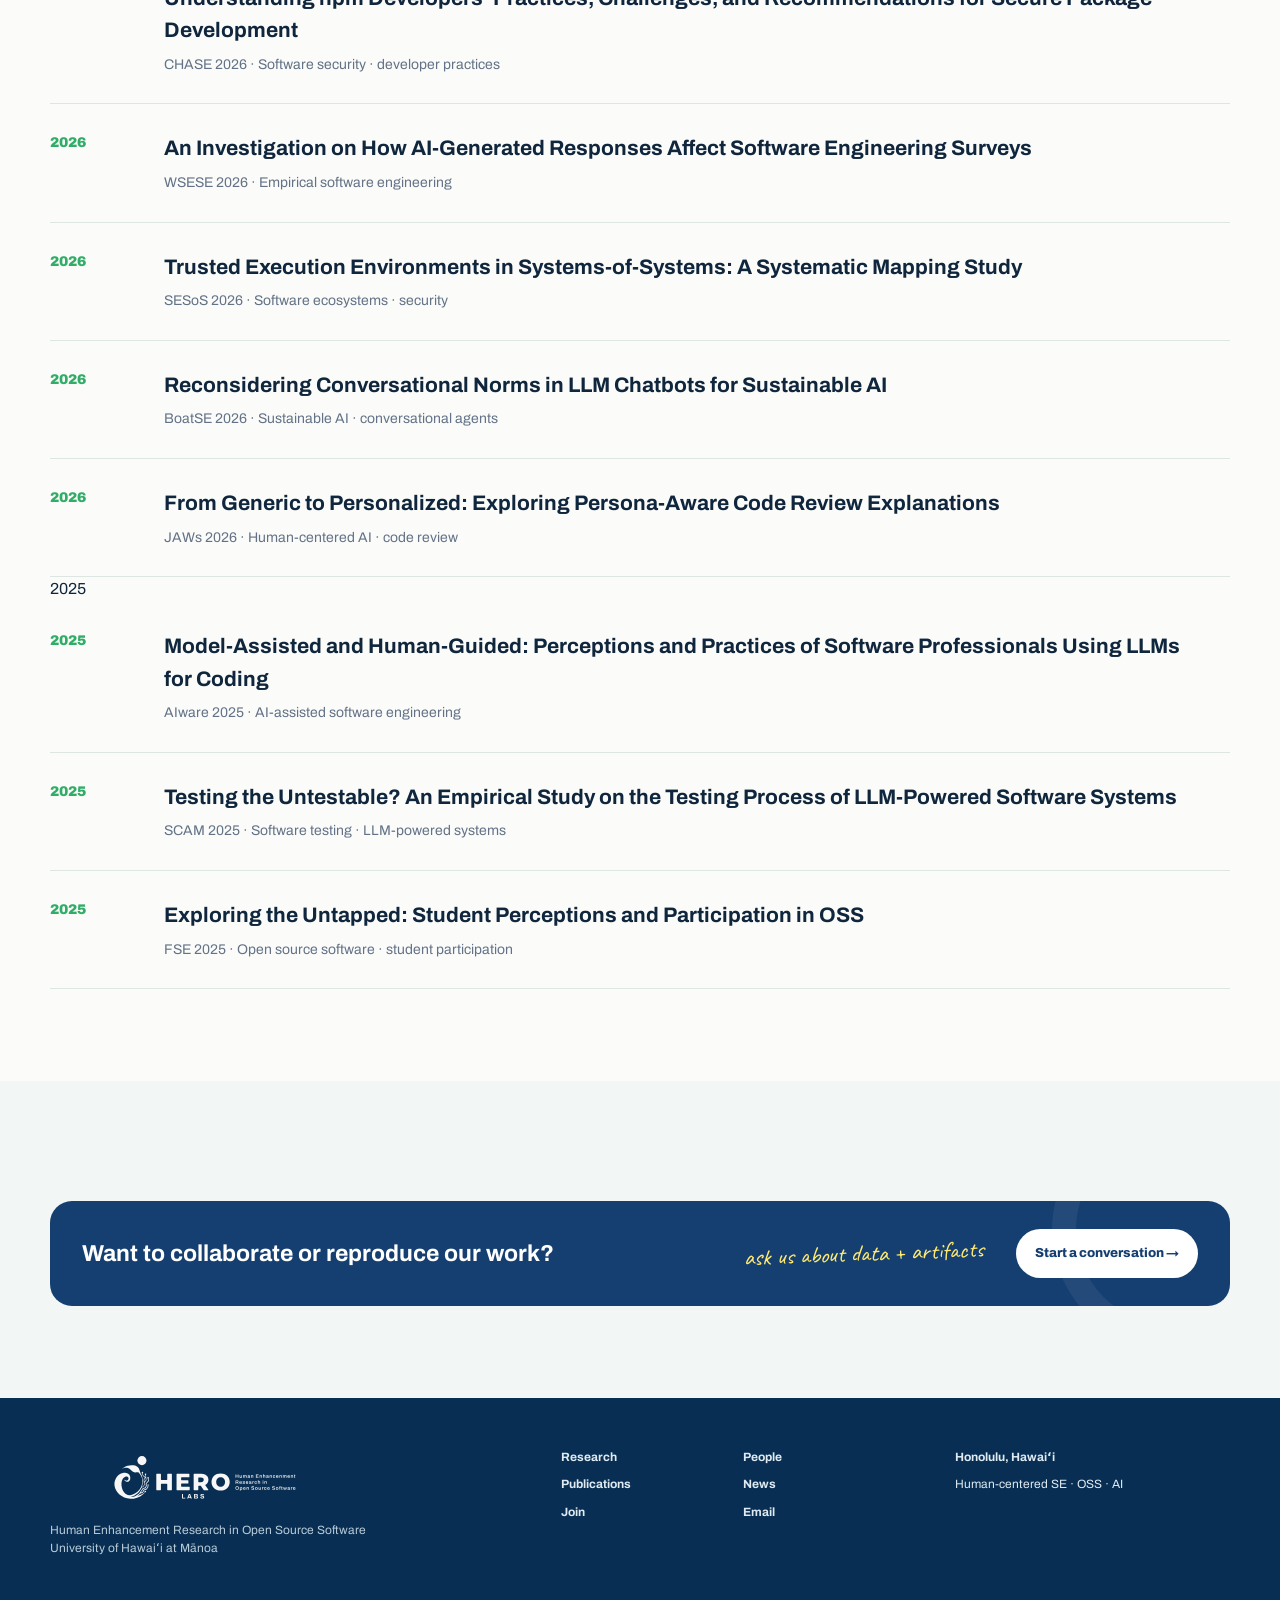
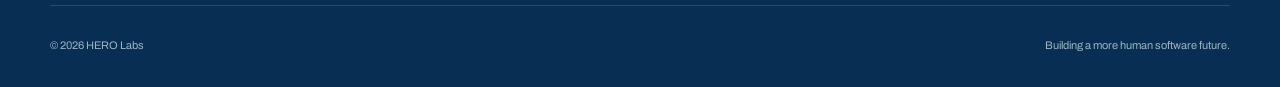
<file: publications.html>
<!doctype html>
<html lang="en">
  <head>
    <meta charset="utf-8">

    <meta
      name="viewport"
      content="width=device-width,initial-scale=1"
    >

    <title>Publications | HERO Labs</title>

    <link
      rel="preconnect"
      href="https://fonts.googleapis.com"
    >

    <link
      rel="preconnect"
      href="https://fonts.gstatic.com"
      crossorigin
    >

    <link
      href="https://fonts.googleapis.com/css2?family=Archivo:wght@400;500;600;700;800;900&family=Caveat:wght@600;700&display=swap"
      rel="stylesheet"
    >

    <link
      rel="stylesheet"
      href="styles.css"
    >
  </head>

  <body>

    <header class="site-header">
      <div class="shell nav-wrap">

        <a
          class="brand"
          href="index.html"
        >
          <img
            src="assets/hero-labs-logo.svg"
            alt="HERO Labs"
          >
        </a>

        <button
          class="nav-toggle"
          aria-expanded="false"
          aria-controls="nav-menu"
        >
          Menu
        </button>

        <nav
          id="nav-menu"
          class="nav-menu"
        >
          <a href="index.html">
            Home
          </a>

          <a href="research.html">
            Research
          </a>

          <a href="people.html">
            People
          </a>

          <a
            class="active"
            href="publications.html"
          >
            Publications
          </a>

          <a href="news.html">
            News
          </a>

          <a href="join.html">
            Join
          </a>

          <a
            class="nav-cta"
            href="join.html"
          >
            Work with us →
          </a>
        </nav>

      </div>
    </header>

    <main>

      <section class="page-hero">
        <div class="shell">

          <div>
            <p class="eyebrow">
              Publications
            </p>

            <h1>
              Evidence, ideas, and artifacts for a more human software future.
            </h1>

            <p>
              Selected work from HERO Labs and collaborators across
              human–AI interaction, open source software,
              developer experience, and software engineering education.
            </p>
          </div>


          <div class="page-hero-brand">

  <img
    src="assets/HEROLabs_Vertical-COR.png"
    alt="HERO Labs"
    class="page-hero-logo"
  >

  <aside class="page-note">
            <strong>
              Open science
            </strong>

            <span>
              papers · data · tools · practice
            </span>
          </aside>

</div>

          

        </div>
      </section>

      <section class="section">
        <div class="shell">

          <div class="filter-row">
            <span class="filter-chip">
              Human–AI
            </span>

            <span class="filter-chip">
              Open source
            </span>

            <span class="filter-chip">
              SE education
            </span>

            <span class="filter-chip">
              Developer experience
            </span>

            <span class="filter-chip">
              Sustainable AI
            </span>
          </div>

          <div class="publications-list">

  <!-- =========================
       2026
       ========================= -->

  <div class="publications-year">
    <span>2026</span>
  </div>


  <article class="publication reveal">
    <span class="year">2026</span>

    <div>
      <h3>
        Technostress in the Age of AI:
        A Preliminary Study with Software Professionals
      </h3>

      <p>
        Preprint · Artificial intelligence · developer experience
      </p>
    </div>

    <a
      href="https://arxiv.org/abs/2609.15686"
      target="_blank"
      rel="noopener"
    >
      Paper ↗
    </a>
  </article>


  <article class="publication reveal">
    <span class="year">2026</span>

    <div>
      <h3>
        Software Project Management with LLM-Based Automation:
        Coordination, Validation, and Governance in Practice
      </h3>

      <p>
        TRUST 2026 · ASE 2026
      </p>
    </div>
  </article>


  <article class="publication reveal">
    <span class="year">2026</span>

    <div>
      <h3>
        Understanding LLM Usage Among Early-Career
        Software Engineers in Practice
      </h3>

      <p>
        CASCON 2026 · AI-assisted software engineering
      </p>
    </div>
  </article>


  <article class="publication reveal">
    <span class="year">2026</span>

    <div>
      <h3>
        Extending LLM-Based Support for Software Engineers with ADHD
      </h3>

      <p>
        CASCON 2026 · Human-centered AI · developer support
      </p>
    </div>
  </article>


  <article class="publication reveal">
    <span class="year">2026</span>

    <div>
      <h3>
        Exploring Quantum Software Testing Across Research and Practice:
        Emerging Results from a Multivocal Literature Review
      </h3>

      <p>
        CASCON 2026 · Quantum software engineering
      </p>
    </div>

    <a
      href="https://arxiv.org/abs/2609.00354"
      target="_blank"
      rel="noopener"
    >
      Paper ↗
    </a>
  </article>


  <article class="publication reveal">
    <span class="year">2026</span>

    <div>
      <h3>
        “You Can’t Open an LLM With a Screwdriver”:
        The De-Democratization of Software
      </h3>

      <p>
        ACM AI Leadership Summit 2026 · Human–AI collaboration
      </p>
    </div>

    <a
      href="https://arxiv.org/abs/2608.24720"
      target="_blank"
      rel="noopener"
    >
      Paper ↗
    </a>
  </article>


  <article class="publication reveal">
    <span class="year">2026</span>

    <div>
      <h3>
        Exploring Dependence, Overreliance, and Addiction Related
        Behaviors Associated with Large Language Model Use
        Among Software Engineers
      </h3>

      <p>
        Preprint · LLM reliance · developer experience
      </p>
    </div>

    <a
      href="https://arxiv.org/abs/2608.05561"
      target="_blank"
      rel="noopener"
    >
      Paper ↗
    </a>
  </article>


  <article class="publication reveal">
    <span class="year">2026</span>

    <div>
      <h3>
        The Influence of Fraudulent AI-Generated Responses
        on Software Engineering Surveys
      </h3>

      <p>
        ESEM 2026 · Technical Track
      </p>
    </div>

    <a
      href="https://arxiv.org/abs/2607.23805"
      target="_blank"
      rel="noopener"
    >
      Paper ↗
    </a>
  </article>


  <article class="publication reveal">
    <span class="year">2026</span>

    <div>
      <h3>
        How Many Interviews Are Enough in a Software Engineering Study?
        Preliminary Findings on Sample Size and Saturation
      </h3>

      <p>
        ESEM 2026 · Emerging Results, Vision, and Reflection
      </p>
    </div>
  </article>


  <article class="publication reveal">
    <span class="year">2026</span>

    <div>
      <h3>
        Beyond Individual Prompting Efficiency:
        A Socio-Technical Perspective on Computational Waste
        in AI-Assisted Software Engineering
      </h3>

      <p>
        ESEM 2026 · Emerging Results, Vision, and Reflection
      </p>
    </div>
  </article>


  <article class="publication reveal">
    <span class="year">2026</span>

    <div>
      <h3>
        We Create Quality:
        Towards a Human-Centric Theory of Research Software Quality
        in the Age of AI
      </h3>

      <p>
        US-RSE 2026 · Research software engineering
      </p>
    </div>
  </article>


  <article class="publication reveal">
    <span class="year">2026</span>

    <div>
      <h3>
        Academic Integrity and Emotional Responses
        to Inappropriate LLM Use in Software Engineering Education
      </h3>

      <p>
        CSEE&amp;T 2026 · Software engineering education
      </p>
    </div>

    <a
      href="https://arxiv.org/abs/2606.07830"
      target="_blank"
      rel="noopener"
    >
      Paper ↗
    </a>
  </article>


  <article class="publication reveal">
    <span class="year">2026</span>

    <div>
      <h3>
        How Software Engineering Students Use LLMs
        to Write Research Papers: An Experience Report
      </h3>

      <p>
        CSEE&amp;T 2026 · Generative AI · education
      </p>
    </div>

    <a
      href="https://arxiv.org/abs/2606.05114"
      target="_blank"
      rel="noopener"
    >
      Paper ↗
    </a>
  </article>


  <article class="publication reveal">
    <span class="year">2026</span>

    <div>
      <h3>
        SLRMentor:
        An LLM-Based Tool Supporting Learning of SLR
        in Software Engineering
      </h3>

      <p>
        CSEE&amp;T 2026 · AI-assisted learning
      </p>
    </div>

    <a
      href="https://arxiv.org/abs/2606.07831"
      target="_blank"
      rel="noopener"
    >
      Paper ↗
    </a>
  </article>


  <article class="publication reveal">
    <span class="year">2026</span>

    <div>
      <h3>
        LLM Use, Cheating, and Academic Integrity
        in Software Engineering Education
      </h3>

      <p>
        FSE-SEET 2026 · Software engineering education
      </p>
    </div>

    <a
      href="https://arxiv.org/abs/2603.17060"
      target="_blank"
      rel="noopener"
    >
      Paper ↗
    </a>
  </article>


  <article class="publication reveal">
    <span class="year">2026</span>

    <div>
      <h3>
        Team Diversity Promotes Software Fairness:
        An Experiment on Fairness-Aware Requirements Prioritization
      </h3>

      <p>
        IntersectionalitySE 2026 · FSE Companion
      </p>
    </div>

    <a
      href="https://arxiv.org/abs/2603.12406"
      target="_blank"
      rel="noopener"
    >
      Paper ↗
    </a>
  </article>


  <article class="publication reveal">
    <span class="year">2026</span>

    <div>
      <h3>
        Teaching Empathy in Software Engineering Education
        in the Age of Artificial Intelligence
      </h3>

      <p>
        LEARNER 2026 · EASE 2026
      </p>
    </div>

    <a
      href="https://arxiv.org/abs/2604.04689"
      target="_blank"
      rel="noopener"
    >
      Paper ↗
    </a>
  </article>


  <article class="publication reveal">
    <span class="year">2026</span>

    <div>
      <h3>
        What Barriers Do Students Experience When Trying
        to Contribute to Open Source Software Projects?
      </h3>

      <p>
        ICSE-SEET 2026 · Open source · onboarding
      </p>
    </div>
  </article>


  <article class="publication reveal">
    <span class="year">2026</span>

    <div>
      <h3>
        Understanding npm Developers’ Practices, Challenges,
        and Recommendations for Secure Package Development
      </h3>

      <p>
        CHASE 2026 · Software security · developer practices
      </p>
    </div>

    <a
      href="https://arxiv.org/abs/2601.20240"
      target="_blank"
      rel="noopener"
    >
      Paper ↗
    </a>
  </article>


  <article class="publication reveal">
    <span class="year">2026</span>

    <div>
      <h3>
        An Investigation on How AI-Generated Responses
        Affect Software Engineering Surveys
      </h3>

      <p>
        WSESE 2026 · Empirical software engineering
      </p>
    </div>
  </article>


  <article class="publication reveal">
    <span class="year">2026</span>

    <div>
      <h3>
        Trusted Execution Environments in Systems-of-Systems:
        A Systematic Mapping Study
      </h3>

      <p>
        SESoS 2026 · Software ecosystems · security
      </p>
    </div>
  </article>


  <article class="publication reveal">
    <span class="year">2026</span>

    <div>
      <h3>
        Reconsidering Conversational Norms
        in LLM Chatbots for Sustainable AI
      </h3>

      <p>
        BoatSE 2026 · Sustainable AI · conversational agents
      </p>
    </div>
  </article>


  <article class="publication reveal">
    <span class="year">2026</span>

    <div>
      <h3>
        From Generic to Personalized:
        Exploring Persona-Aware Code Review Explanations
      </h3>

      <p>
        JAWs 2026 · Human-centered AI · code review
      </p>
    </div>
  </article>


  <!-- =========================
       2025
       ========================= -->

  <div class="publications-year">
    <span>2025</span>
  </div>


  <article class="publication reveal">
    <span class="year">2025</span>

    <div>
      <h3>
        Model-Assisted and Human-Guided:
        Perceptions and Practices of Software Professionals
        Using LLMs for Coding
      </h3>

      <p>
        AIware 2025 · AI-assisted software engineering
      </p>
    </div>
  </article>


  <article class="publication reveal">
    <span class="year">2025</span>

    <div>
      <h3>
        Testing the Untestable?
        An Empirical Study on the Testing Process
        of LLM-Powered Software Systems
      </h3>

      <p>
        SCAM 2025 · Software testing · LLM-powered systems
      </p>
    </div>
  </article>


  <article class="publication reveal">
    <span class="year">2025</span>

    <div>
      <h3>
        Exploring the Untapped:
        Student Perceptions and Participation in OSS
      </h3>

      <p>
        FSE 2025 · Open source software · student participation
      </p>
    </div>
  </article>













</div>

        </div>
      </section>

      <section class="section alt">

  <div class="shell note-band reveal">

    <strong>
      Want to collaborate or reproduce our work?
    </strong>

    <span>
      ask us about data + artifacts
    </span>

    <a
      class="btn btn-light note-band-button"
      href="mailto:isantos3@hawaii.edu"
    >
      Start a conversation →
    </a>

  </div>

</section>

    </main>

    <footer class="site-footer">

      <div class="shell footer-grid">

        <div class="footer-brand">
          <img
            src="assets/hero-labs-logo-negative.svg"
            alt="HERO Labs"
          >

          <p>
            Human Enhancement Research in Open Source Software
            <br>
            University of Hawaiʻi at Mānoa
          </p>
        </div>

        <nav class="footer-nav">
          <a href="research.html">
            Research
          </a>

          <a href="people.html">
            People
          </a>

          <a href="publications.html">
            Publications
          </a>

          <a href="news.html">News</a>

          <a href="join.html">
            Join
          </a>

          <a href="mailto:isantos3@hawaii.edu">
            Email
          </a>
        </nav>

        <div class="footer-contact">
          <strong>
            Honolulu, Hawaiʻi
          </strong>

          <span>
            Human-centered SE · OSS · AI
          </span>
        </div>

      </div>

      <div class="shell footer-bottom">
        <p>
          © 2026 HERO Labs
        </p>

        <p>
          Building a more human software future.
        </p>
      </div>

    </footer>

    <script src="script.js"></script>

  </body>
</html>
</file>
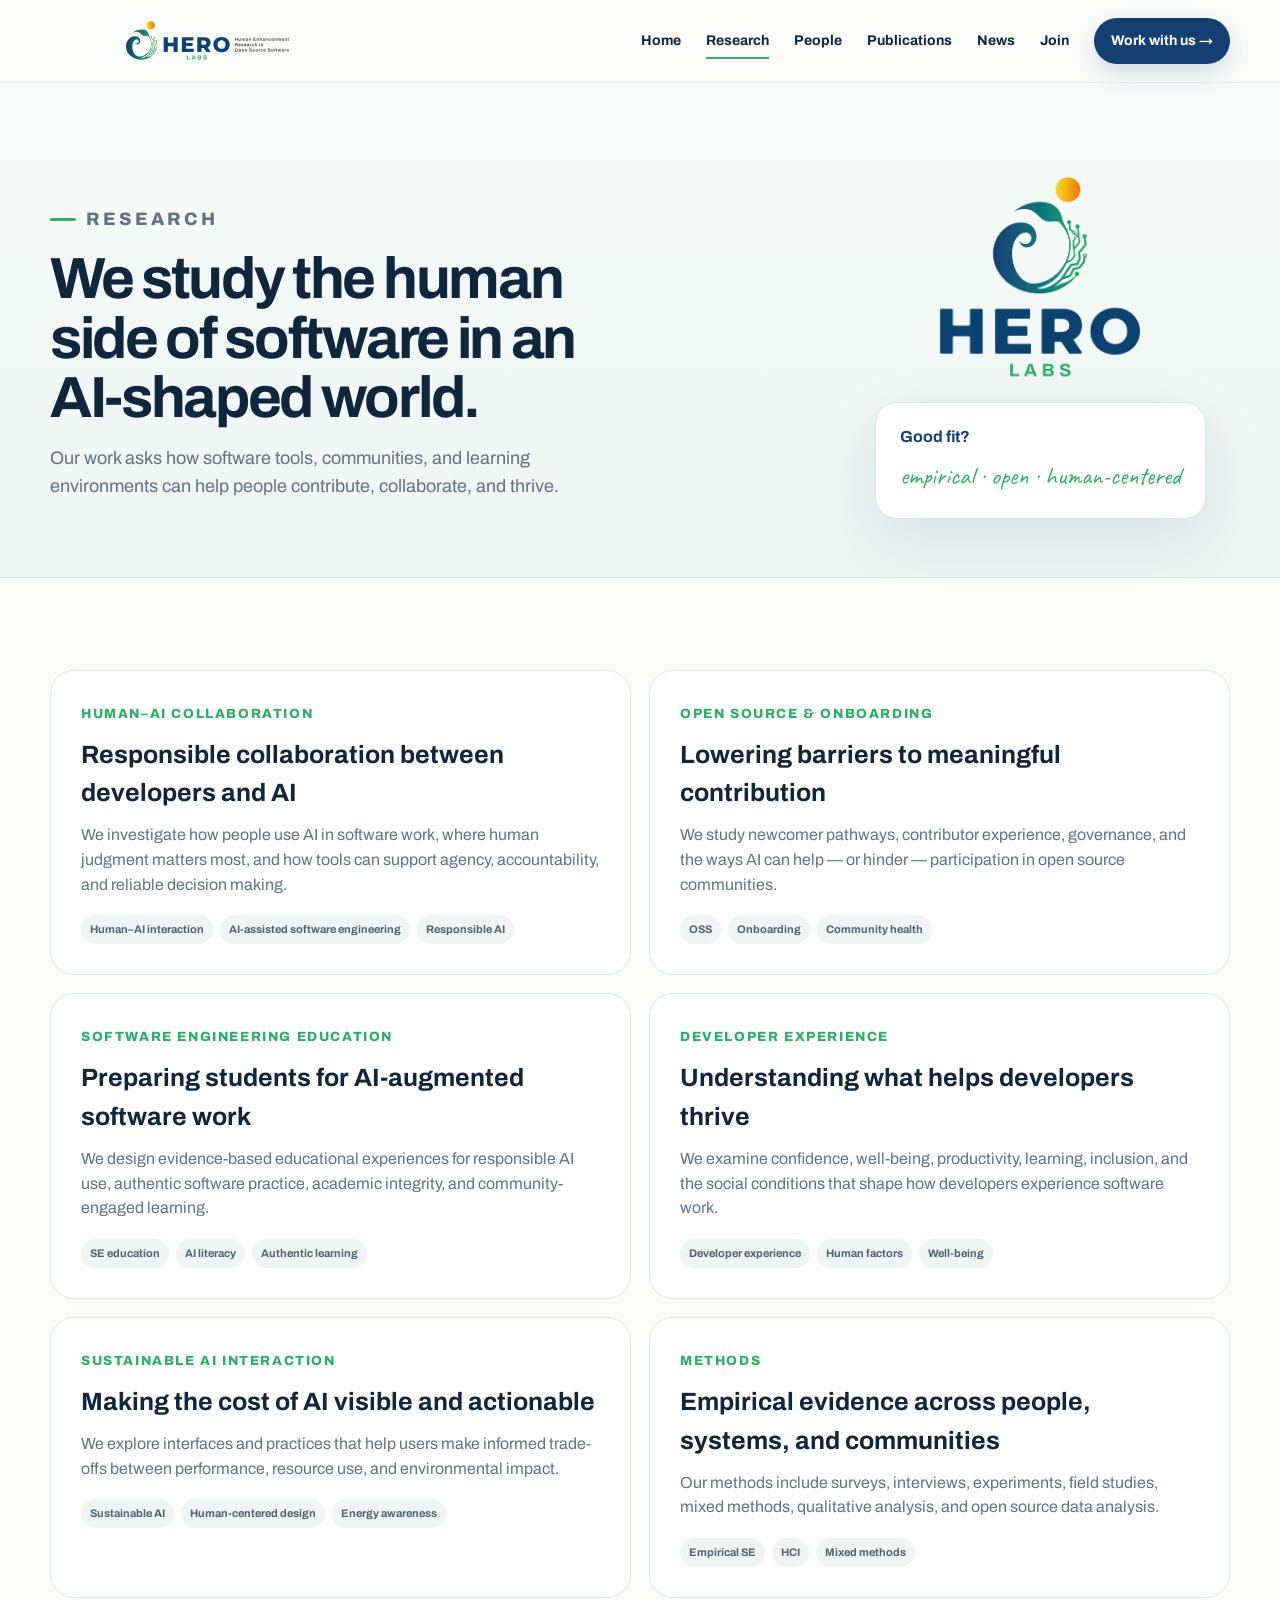
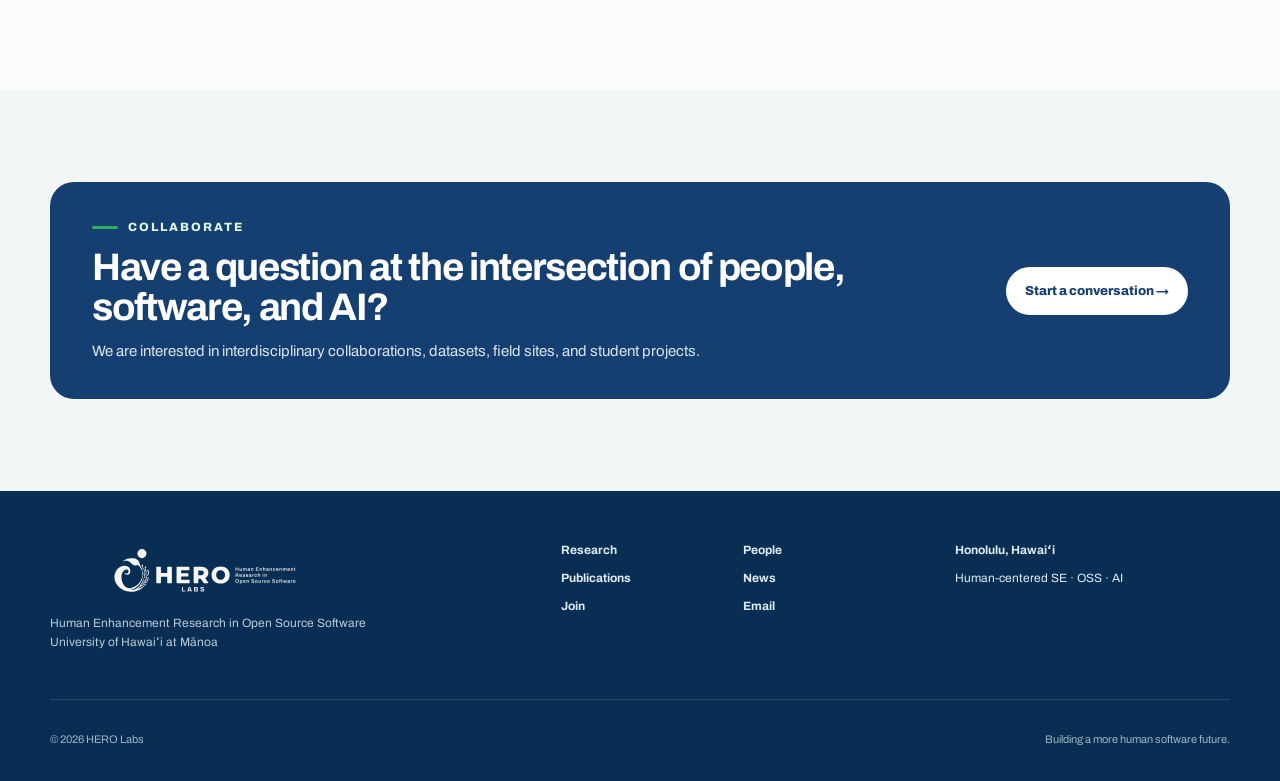
<file: research.html>
<!doctype html>
<html lang="en">
  <head>
    <meta charset="utf-8">

    <meta
      name="viewport"
      content="width=device-width,initial-scale=1"
    >

    <title>Research | HERO Labs</title>

    <link
      rel="preconnect"
      href="https://fonts.googleapis.com"
    >

    <link
      rel="preconnect"
      href="https://fonts.gstatic.com"
      crossorigin
    >

    <link
      href="https://fonts.googleapis.com/css2?family=Archivo:wght@400;500;600;700;800;900&family=Caveat:wght@600;700&display=swap"
      rel="stylesheet"
    >

    <link
      rel="stylesheet"
      href="styles.css"
    >
  </head>

  <body>

    <header class="site-header">
      <div class="shell nav-wrap">

        <a
          class="brand"
          href="index.html"
        >
          <img
            src="assets/hero-labs-logo.svg"
            alt="HERO Labs"
          >
        </a>

        <button
          class="nav-toggle"
          aria-expanded="false"
          aria-controls="nav-menu"
        >
          Menu
        </button>

        <nav
          id="nav-menu"
          class="nav-menu"
        >
          <a href="index.html">
            Home
          </a>

          <a
            class="active"
            href="research.html"
          >
            Research
          </a>

          <a href="people.html">
            People
          </a>

          <a href="publications.html">
            Publications
          </a>

          <a href="news.html">
            News
          </a>

          <a href="join.html">
            Join
          </a>

          <a
            class="nav-cta"
            href="join.html"
          >
            Work with us →
          </a>
        </nav>

      </div>
    </header>

    <main>

      


      <section class="page-hero">

  <div class="shell">

    <div>

      <p class="eyebrow">
        Research
      </p>

      <h1>
        We study the human<br>
        side of software in an<br>
        AI-shaped world.
      </h1>

      <p>
        Our work asks how software tools, communities, and learning
        environments can help people contribute, collaborate, and thrive.
      </p>

    </div>

    <div class="page-hero-brand">

      <img
        src="assets/HEROLabs_Vertical-COR.png"
        alt="HERO Labs"
        class="page-hero-logo"
      >

      

      <aside class="page-note">
            <strong>
              Good fit?
            </strong>

            <span>
              empirical · open · human-centered
            </span>
          </aside>

    </div>

  </div>

</section>





      <section class="section">
        <div class="shell project-list">

          <article
            class="project reveal"
            id="human-ai"
          >
            <small>
              Human–AI Collaboration
            </small>

            <h3>
              Responsible collaboration between developers and AI
            </h3>

            <p>
              We investigate how people use AI in software work,
              where human judgment matters most, and how tools can
              support agency, accountability, and reliable decision making.
            </p>

            <div class="project-tags">
              <span>
                Human–AI interaction
              </span>

              <span>
                AI-assisted software engineering
              </span>

              <span>
                Responsible AI
              </span>
            </div>
          </article>

          <article
            class="project reveal"
            id="oss"
          >
            <small>
              Open Source & Onboarding
            </small>

            <h3>
              Lowering barriers to meaningful contribution
            </h3>

            <p>
              We study newcomer pathways, contributor experience,
              governance, and the ways AI can help — or hinder —
              participation in open source communities.
            </p>

            <div class="project-tags">
              <span>
                OSS
              </span>

              <span>
                Onboarding
              </span>

              <span>
                Community health
              </span>
            </div>
          </article>

          <article
            class="project reveal"
            id="education"
          >
            <small>
              Software Engineering Education
            </small>

            <h3>
              Preparing students for AI-augmented software work
            </h3>

            <p>
              We design evidence-based educational experiences
              for responsible AI use, authentic software practice,
              academic integrity, and community-engaged learning.
            </p>

            <div class="project-tags">
              <span>
                SE education
              </span>

              <span>
                AI literacy
              </span>

              <span>
                Authentic learning
              </span>
            </div>
          </article>

          <article
            class="project reveal"
            id="dx"
          >
            <small>
              Developer Experience
            </small>

            <h3>
              Understanding what helps developers thrive
            </h3>

            <p>
              We examine confidence, well-being, productivity,
              learning, inclusion, and the social conditions
              that shape how developers experience software work.
            </p>

            <div class="project-tags">
              <span>
                Developer experience
              </span>

              <span>
                Human factors
              </span>

              <span>
                Well-being
              </span>
            </div>
          </article>

          <article
            class="project reveal"
            id="sustainable-ai"
          >
            <small>
              Sustainable AI Interaction
            </small>

            <h3>
              Making the cost of AI visible and actionable
            </h3>

            <p>
              We explore interfaces and practices that help users
              make informed trade-offs between performance,
              resource use, and environmental impact.
            </p>

            <div class="project-tags">
              <span>
                Sustainable AI
              </span>

              <span>
                Human-centered design
              </span>

              <span>
                Energy awareness
              </span>
            </div>
          </article>

          <article class="project reveal">
            <small>
              Methods
            </small>

            <h3>
              Empirical evidence across people, systems, and communities
            </h3>

            <p>
              Our methods include surveys, interviews, experiments,
              field studies, mixed methods, qualitative analysis,
              and open source data analysis.
            </p>

            <div class="project-tags">
              <span>
                Empirical SE
              </span>

              <span>
                HCI
              </span>

              <span>
                Mixed methods
              </span>
            </div>
          </article>

        </div>
      </section>

      <section class="section alt">
  <div class="shell">

    <div class="collab-card reveal">

      <div class="collab-copy">
        <p class="eyebrow light">
          Collaborate
        </p>

        <h2>
          Have a question at the intersection
          of people, software, and AI?
        </h2>

        <p>
          We are interested in interdisciplinary collaborations,
          datasets, field sites, and student projects.
        </p>
      </div>

      <div class="collab-action">
        <a
          class="btn btn-light"
          href="mailto:isantos3@hawaii.edu"
        >
          Start a conversation →
        </a>
      </div>

    </div>

  </div>
</section>

    </main>

    <footer class="site-footer">

      <div class="shell footer-grid">

        <div class="footer-brand">
          <img
            src="assets/hero-labs-logo-negative.svg"
            alt="HERO Labs"
          >

          <p>
            Human Enhancement Research in Open Source Software
            <br>
            University of Hawaiʻi at Mānoa
          </p>
        </div>

        <nav class="footer-nav">
          <a href="research.html">
            Research
          </a>

          <a href="people.html">
            People
          </a>

          <a href="publications.html">
            Publications
          </a>

          <a href="news.html">News</a>

          <a href="join.html">
            Join
          </a>

          <a href="mailto:isantos3@hawaii.edu">
            Email
          </a>
        </nav>

        <div class="footer-contact">
          <strong>
            Honolulu, Hawaiʻi
          </strong>

          <span>
            Human-centered SE · OSS · AI
          </span>
        </div>

      </div>

      <div class="shell footer-bottom">
        <p>
          © 2026 HERO Labs
        </p>

        <p>
          Building a more human software future.
        </p>
      </div>

    </footer>

    <script src="script.js"></script>

  </body>
</html>
</file>
<file: styles.css>
:root {
  --navy:#153f71;
  --navy-2:#0e4775;
  --navy-3:#082f53;
  --green:#31ad68;
  --teal:#0f8c86;
  --orange:#ef7d0c;
  --yellow:#f7d31a;
  --ink:#10263d;
  --muted:#637286;
  --paper:#fbfcfa;
  --mist:#eef5f2;
  --line:#dce7e2;
  --white:#fff;
  --shadow:0 18px 60px rgba(21,63,113,.11);
  --radius:26px;
  --shell:min(1180px, calc(100% - 40px));
}

* {
  box-sizing:border-box
}

html {
  scroll-behavior:smooth
}

body {
  margin:0;
  font-family:"Archivo",system-ui,-apple-system,BlinkMacSystemFont,"Segoe UI",sans-serif;
  color:var(--ink);
  background:var(--paper);
  line-height:1.55
}

a {
  color:inherit;
  text-decoration:none
}

img {
  display:block;
  max-width:100%
}

button,input,textarea {
  font:inherit
}

.shell {
  width:var(--shell);
  margin-inline:auto
}

.skip-link {
  position:absolute;
  left:-9999px;
  top:10px
}

.skip-link:focus {
  left:10px;
  z-index:1000;
  background:#fff;
  padding:10px 14px;
  border-radius:10px
}

.site-header {
  position:sticky;
  top:0;
  z-index:100;
  background:rgba(251,252,250,.94);
  backdrop-filter:blur(18px);
  border-bottom:1px solid rgba(21,63,113,.08)
}

.nav-wrap {
  height:82px;
  display:flex;
  align-items:center;
  justify-content:space-between;
  gap:24px
}

.brand img {
  width:315px;
  max-height:54px
}

.nav-menu {
  display:flex;
  align-items:center;
  gap:25px;
  font-size:14px;
  font-weight:700
}

.nav-menu a {
  position:relative;
  padding:11px 0
}

.nav-menu a:not(.nav-cta)::after {
  content:"";
  position:absolute;
  left:0;
  right:100%;
  bottom:4px;
  height:2px;
  background:var(--green);
  transition:.25s
}

.nav-menu a:hover::after,.nav-menu a.active::after {
  right:0
}

.nav-cta {
  padding:12px 17px!important;
  background:var(--navy);
  color:#fff;
  border-radius:999px;
  box-shadow:0 8px 22px rgba(21,63,113,.18)
}

.nav-toggle {
  display:none;
  border:1px solid var(--line);
  background:white;
  border-radius:12px;
  padding:9px 12px;
  font-weight:700
}

.hero {
  position:relative;
  overflow:hidden;
  padding:44px 0 34px;
  background:linear-gradient(180deg,#f9fcfa 0%,#edf6f2 100%)
}

.hero::before {
  content:"";
  position:absolute;
  width:420px;
  height:420px;
  border-radius:50%;
  background:radial-gradient(circle,rgba(49,173,104,.15),transparent 67%);
  left:-170px;
  top:-210px
}

.hero::after {
  content:"";
  position:absolute;
  width:300px;
  height:300px;
  border-radius:50%;
  border:1px dashed rgba(21,63,113,.16);
  right:-100px;
  bottom:-170px
}

.hero-grid {
  display:grid;
  grid-template-columns:1.2fr .8fr;
  gap:42px;
  align-items:center;
  position:relative
}

.eyebrow {
  display:flex;
  align-items:center;
  gap:10px;
  margin:0 0 16px;
  font-size:12px;
  font-weight:800;
  letter-spacing:.17em;
  text-transform:uppercase;
  color:var(--navy)
}

.eyebrow::before {
  content:"";
  width:26px;
  height:3px;
  border-radius:5px;
  background:var(--green)
}

.eyebrow.light {
  color:#dff5e8
}

.hero h1 {
  font-size:clamp(44px,5.3vw,68px);
  line-height:.98;
  letter-spacing:-.055em;
  margin:0;
  max-width:700px
}

.hero h1 .accent {
  color:var(--green)
}

.hero-lead {
  font-size:17px;
  color:#506276;
  max-width:620px;
  margin:20px 0 22px
}

.hero-actions {
  display:flex;
  gap:12px;
  flex-wrap:wrap
}

.btn {
  display:inline-flex;
  align-items:center;
  justify-content:center;
  gap:10px;
  border-radius:999px;
  padding:13px 18px;
  font-weight:800;
  font-size:13px;
  border:1px solid transparent;
  transition:.2s
}

.btn:hover {
  transform:translateY(-2px)
}

.btn-primary {
  background:var(--navy);
  color:white;
  box-shadow:0 12px 28px rgba(21,63,113,.18)
}

.btn-secondary {
  background:white;
  border-color:#b9cac3;
  color:var(--navy)
}

.btn-green {
  background:var(--green);
  color:#062b1a
}

.hero-tags {
  display:flex;
  flex-wrap:wrap;
  gap:7px;
  margin-top:20px
}

.hero-tags span {
  font-size:11px;
  font-weight:700;
  color:#4d6175;
  background:rgba(255,255,255,.7);
  border:1px solid #d8e8e1;
  border-radius:999px;
  padding:6px 9px
}

.hero-visual {
  position:relative;
  width:100%;
  max-width:500px;
  justify-self:end
}

.hero-visual img {
  width:100%;
  max-height:340px;
  object-fit:contain;
  filter:drop-shadow(0 20px 45px rgba(21,63,113,.13))
}

.scribble {
  position:absolute;
  right:5%;
  top:4%;
  transform:rotate(4deg);
  font-family:"Caveat",cursive;
  font-size:24px;
  font-weight:700;
  color:var(--navy);
  line-height:1.03
}

.scribble::after {
  content:"";
  display:block;
  width:80%;
  height:4px;
  background:var(--yellow);
  margin-top:5px;
  transform:rotate(-3deg)
}

.signal-strip {
  background:#fff;
  border-block:1px solid var(--line)
}

.signal-grid {
  display:grid;
  grid-template-columns:repeat(5,1fr)
}

.signal {
  padding:24px 20px;
  border-right:1px solid var(--line)
}

.signal:last-child {
  border-right:0
}

.signal small {
  display:block;
  font-size:10px;
  font-weight:800;
  letter-spacing:.13em;
  text-transform:uppercase;
  color:#7a8796;
  margin-bottom:5px
}

.signal strong {
  font-size:15px;
  color:var(--navy)
}

.section {
  padding:92px 0
}

.section.alt {
  background:#f2f7f5
}

.section-heading {
  display:flex;
  justify-content:space-between;
  gap:40px;
  align-items:end;
  margin-bottom:42px
}

.section-heading h2,.section-copy h2,.page-hero h1 {
  font-size:clamp(34px,4.8vw,58px);
  line-height:1.02;
  letter-spacing:-.04em;
  margin:0
}

.section-intro {
  max-width:520px;
  color:var(--muted);
  margin:0
}

.mission-grid {
  display:grid;
  grid-template-columns:.9fr 1.1fr;
  gap:70px;
  align-items:start
}

.section-copy p:not(.eyebrow) {
  font-size:17px;
  color:var(--muted);
  max-width:610px
}

.inline-link {
  display:inline-flex;
  gap:7px;
  align-items:center;
  margin-top:12px;
  font-weight:800;
  color:var(--navy)
}

/* =========================
   WHY HERO LABS / PRINCIPLES
   ========================= */

.principles {
  display: grid;
  grid-template-columns: repeat(2, 1fr);

  gap: 16px;
}


/* BASE CARD */

.principle {
  position: relative;
  overflow: hidden;

  min-height: 180px;

  padding: 28px;

  background: #fff;

  border: 1px solid var(--line);
  border-radius: 22px;

  transition:
    transform 0.25s ease,
    box-shadow 0.25s ease;
}

.principle:hover {
  transform: translateY(-4px);

  box-shadow: var(--shadow);
}


/* DECORATIVE CIRCLE */

.principle::after {
  content: "";

  position: absolute;

  width: 90px;
  height: 90px;

  right: -35px;
  top: -35px;

  border-radius: 50%;

  background: rgba(21, 63, 113, 0.06);
}


/* NUMBER */

.principle-icon {
  display: grid;
  place-items: center;

  width: 46px;
  height: 46px;

  margin-bottom: 26px;

  border-radius: 14px;

  background: var(--navy);
  color: #fff;

  font-size: 16px;
  font-weight: 900;
}


/* TITLES */

.principle h3 {
  margin: 0 0 8px;

  color: var(--ink);

  font-size: 20px;
  line-height: 1.15;
}


/* DESCRIPTION */

.principle p {
  margin: 0;

  color: var(--muted);

  font-size: 14px;
  line-height: 1.6;
}


/* =========================
   DARK BLUE CARDS
   ========================= */

.principle:nth-child(1),
.principle:nth-child(4) {
  background: linear-gradient(
    145deg,
    var(--navy),
    var(--navy-3)
  );

  border-color: transparent;
}


/* Decorative circle on dark cards */

.principle:nth-child(1)::after,
.principle:nth-child(4)::after {
  background: rgba(255, 255, 255, 0.07);
}


/* Number on dark cards */

.principle:nth-child(1) .principle-icon,
.principle:nth-child(4) .principle-icon {
  background: var(--green);

  color: #fff;
}


/* Text on dark cards */

.principle:nth-child(1) h3,
.principle:nth-child(4) h3 {
  color: #fff;
}

.principle:nth-child(1) p,
.principle:nth-child(4) p {
  color: rgba(255, 255, 255, 0.75);
}


/* =========================
   WHITE CARD ACCENTS
   ========================= */

.principle:nth-child(2),
.principle:nth-child(3) {
  border-top: 4px solid var(--green);
}


/* =========================
   MISSION TEXT
   ========================= */

.section-copy h2 {
  color: var(--ink);
}

.section-copy .inline-link {
  display: inline-flex;
  align-items: center;

  margin-top: 18px;

  padding: 10px 15px;

  background: var(--navy);
  color: #fff;

  border-radius: 999px;

  font-size: 13px;
  font-weight: 800;

  transition:
    background 0.2s ease,
    transform 0.2s ease;
}

.section-copy .inline-link:hover {
  background: var(--navy-3);

  transform: translateY(-2px);
}


/* =========================
   MOBILE
   ========================= */

@media (max-width: 650px) {

  .principles {
    grid-template-columns: 1fr;
  }

  .principle {
    min-height: auto;

    padding: 24px;
  }

}

.research-grid {
  display:grid;
  grid-template-columns:repeat(12,1fr);
  gap:16px
}

.research-card {
  grid-column:span 4;
  background:#fff;
  border:1px solid var(--line);
  border-radius:24px;
  padding:27px;
  min-height:270px;
  position:relative;
  overflow:hidden;
  transition:.25s
}

.research-card:hover {
  transform:translateY(-5px);
  box-shadow:var(--shadow)
}

.research-card.wide {
  grid-column:span 8
}

.research-card .index {
  font-size:11px;
  letter-spacing:.15em;
  font-weight:800;
  color:#8b99a5
}

.research-card .symbol {
  width:54px;
  height:54px;
  margin:22px 0 42px;
  border-radius:18px;
  display:grid;
  place-items:center;
  font-weight:900;
  color:#fff;
  background:var(--navy)
}

.research-card:nth-child(2) .symbol {
  background:var(--green)
}

.research-card:nth-child(3) .symbol {
  background:var(--orange)
}

.research-card:nth-child(4) .symbol {
  background:#d4b214
}

.research-card:nth-child(5) .symbol {
  background:var(--teal)
}

.research-card h3 {
  font-size:24px;
  line-height:1.08;
  margin:0 0 10px
}

.research-card p {
  margin:0;
  color:var(--muted);
  max-width:500px
}

.research-card a {
  position:absolute;
  left:27px;
  bottom:25px;
  color:var(--navy);
  font-weight:800;
  font-size:13px
}

.research-card .card-line {
  position:absolute;
  height:4px;
  left:0;
  right:0;
  top:0;
  background:linear-gradient(90deg,var(--green),var(--yellow),var(--orange))
}

.community-grid {
  display:grid;
  grid-template-columns:1fr 1fr;
  gap:24px
}

.panel {
  background:white;
  border:1px solid var(--line);
  border-radius:var(--radius);
  padding:30px
}

.panel-head {
  display:flex;
  justify-content:space-between;
  align-items:end;
  gap:20px;
  margin-bottom:22px
}

.panel-head h2 {
  font-size:28px;
  margin:0
}

.people-grid {
  display:grid;
  grid-template-columns:repeat(5,1fr);
  gap:14px
}

.person {
  text-align:center
}

.avatar {
  width:76px;
  height:76px;
  margin:0 auto 12px;
  border-radius:50%;
  display:grid;
  place-items:center;
  background:linear-gradient(145deg,#d8efe4,#e8f2fb);
  border:4px solid white;
  box-shadow:0 7px 22px rgba(21,63,113,.12);
  color:var(--navy);
  font-weight:900
}

.person h3 {
  font-size:14px;
  margin:0 0 3px
}

.person p {
  font-size:11px;
  color:var(--muted);
  margin:0
}

.pub-list article {
  display:grid;
  grid-template-columns:56px 1fr 28px;
  gap:13px;
  align-items:start;
  padding:17px 0;
  border-bottom:1px solid var(--line)
}

.pub-list article:first-child {
  padding-top:0
}

.pub-year {
  font-size:12px;
  font-weight:800;
  color:var(--green)
}

.pub-list h3 {
  font-size:15px;
  line-height:1.28;
  margin:0 0 4px
}

.pub-list p {
  font-size:12px;
  color:var(--muted);
  margin:0
}

.pub-list .arrow {
  font-weight:900;
  color:var(--navy)
}

.note-band {
  position: relative;
  overflow: hidden;

  display: grid;
  grid-template-columns: 1.2fr auto auto;
  align-items: center;

  gap: 32px;

  margin-top: 28px;
  padding: 28px 32px;

  background: var(--navy);
  color: white;

  border-radius: 22px;
}

.note-band::after {
  content: "";

  position: absolute;
  top: -90px;
  right: -60px;

  width: 190px;
  height: 190px;

  border: 24px solid rgba(255, 255, 255, 0.06);
  border-radius: 50%;
}

.note-band strong {
  position: relative;
  z-index: 1;

  font-size: 23px;
}

.note-band span {
  position: relative;
  z-index: 1;

  font-family: "Caveat", cursive;
  font-size: 24px;

  color: #ffea74;

  transform: rotate(-2deg);

  white-space: nowrap;
}

.note-band-button {
  position: relative;
  z-index: 1;

  white-space: nowrap;
}

@media (max-width: 850px) {

  .note-band {
    grid-template-columns: 1fr;
    gap: 18px;

    padding: 28px;
  }

  .note-band span {
    justify-self: start;
  }

  .note-band-button {
    justify-self: start;
  }

}

.news-grid {
  display:grid;
  grid-template-columns:repeat(3,1fr);
  gap:18px
}

.news-card {
  background:#fff;
  border:1px solid var(--line);
  border-radius:22px;
  overflow:hidden
}

.news-visual {
  height:145px;
  background:linear-gradient(135deg,#153f71,#31ad68);
  display:flex;
  align-items:end;
  padding:18px;
  position:relative;
  overflow:hidden
}

.news-visual::before {
  content:"";
  position:absolute;
  width:160px;
  height:160px;
  border-radius:50%;
  border:22px solid rgba(255,255,255,.09);
  right:-30px;
  top:-65px
}

.news-visual span {
  font-size:38px;
  font-weight:900;
  color:#fff;
  letter-spacing:-.05em
}

.news-body {
  padding:20px
}

.news-body time {
  font-size:10px;
  font-weight:800;
  letter-spacing:.12em;
  text-transform:uppercase;
  color:var(--green)
}

.news-body h3 {
  font-size:18px;
  margin:7px 0 8px
}

.news-body p {
  font-size:13px;
  color:var(--muted);
  margin:0 0 14px
}

.news-body a {
  font-size:12px;
  font-weight:800;
  color:var(--navy)
}

.join-card {
  display:grid;
  grid-template-columns:1fr .9fr;
  background:var(--navy);
  border-radius:36px;
  color:white;
  overflow:hidden;
  min-height:400px
}

.join-copy {
  padding:60px
}

.join-copy h2 {
  font-size:clamp(38px,5vw,62px);
  line-height:1.02;
  letter-spacing:-.045em;
  margin:0 0 18px
}

.join-copy p:not(.eyebrow) {
  color:#d9e6ef;
  max-width:600px;
  font-size:17px
}

.join-actions {
  display:flex;
  gap:12px;
  align-items:center;
  margin-top:27px
}

.btn-light {
  background:white;
  color:var(--navy)
}

.join-link {
  color:#dff5e8;
  font-weight:800;
  font-size:13px
}

.join-art {
  display:grid;
  place-items:center;
  background:linear-gradient(145deg,#0c3a62,#0f5a6e)
}

.join-art img {
  width:92%;
  max-height:330px
}

.page-hero {
  padding:72px 0 58px;
  background:linear-gradient(180deg,#f7fbf9,#edf5f2);
  border-bottom:1px solid var(--line)
}

.page-hero .shell {
  display:grid;
  grid-template-columns:1.05fr .95fr;
  gap:70px;
  align-items:end
}

.page-hero p {
  color:var(--muted);
  font-size:18px;
  max-width:620px
}

.page-note {
  justify-self: end;

  width: max-content;
  max-width: none;

  padding: 22px 24px;

  background: white;

  border: 1px solid var(--line);
  border-radius: 22px;

  box-shadow: var(--shadow);
}

.page-note strong {
  display: block;

  margin-bottom: 7px;

  color: var(--navy);
}

.page-note span {
  display: block;

  white-space: nowrap;

  font-family: "Caveat", cursive;
  font-size: 25px;

  color: var(--green);
}

.project-list {
  display:grid;
  grid-template-columns:repeat(2,1fr);
  gap:18px
}

.project {
  padding:30px;
  background:white;
  border:1px solid var(--line);
  border-radius:24px
}

.project small {
  font-weight:800;
  color:var(--green);
  text-transform:uppercase;
  letter-spacing:.12em
}

.project h3 {
  font-size:25px;
  margin:10px 0
}

.project p {
  color:var(--muted);
  margin:0
}

.project-tags {
  display:flex;
  gap:7px;
  flex-wrap:wrap;
  margin-top:18px
}

.project-tags span {
  font-size:11px;
  background:var(--mist);
  border-radius:999px;
  padding:6px 9px;
  color:#4e6574;
  font-weight:700
}

.people-page-grid {
  display:grid;
  grid-template-columns:repeat(3,1fr);
  gap:18px
}

.person-card {
  background:white;
  border:1px solid var(--line);
  border-radius:24px;
  padding:26px
}

.person-card .avatar {
  margin:0 0 18px;
  width:92px;
  height:92px
}

.person-card h3 {
  font-size:21px;
  margin:0
}

.person-card .role {
  font-size:12px;
  font-weight:800;
  color:var(--green);
  margin:4px 0 13px
}

.person-card p {
  font-size:14px;
  color:var(--muted);
  margin:0
}

.person-card.featured {
  grid-column:span 2;
  display:grid;
  grid-template-columns:130px 1fr;
  align-items:center;
  background:linear-gradient(135deg,#fff,#f1f7f4)
}

.publications-list {
  display:flex;
  flex-direction:column
}

.publication {
  display:grid;
  grid-template-columns:90px 1fr auto;
  gap:24px;
  padding:28px 0;
  border-bottom:1px solid var(--line);
  align-items:start
}

.publication .year {
  font-size:14px;
  font-weight:900;
  color:var(--green)
}

.publication h3 {
  font-size:21px;
  margin:0 0 7px
}

.publication p {
  margin:0;
  color:var(--muted);
  font-size:14px
}

.publication a {
  font-weight:800;
  color:var(--navy);
  font-size:13px
}

.filter-row {
  display:flex;
  gap:8px;
  flex-wrap:wrap;
  margin-bottom:30px
}

.filter-chip {
  border:1px solid var(--line);
  background:#fff;
  border-radius:999px;
  padding:8px 12px;
  font-weight:700;
  font-size:12px;
  color:#526575
}

.join-options {
  display:grid;
  grid-template-columns:repeat(3,1fr);
  gap:18px
}

.join-option {
  padding:28px;
  background:white;
  border:1px solid var(--line);
  border-radius:24px
}

.join-option h3 {
  font-size:22px;
  margin:0 0 9px
}

.join-option p {
  font-size:14px;
  color:var(--muted)
}

.join-option ul {
  padding-left:18px;
  color:var(--muted);
  font-size:13px
}

.contact-card {
  margin-top:30px;
  background:linear-gradient(135deg,var(--navy),var(--navy-2));
  color:#fff;
  border-radius:28px;
  padding:38px;
  display:flex;
  justify-content:space-between;
  align-items:center;
  gap:25px
}

.contact-card p {
  color:#d9e6ef;
  margin:7px 0 0
}

.site-footer {
  background:#082f53;
  color:#dfeaf2;
  padding:50px 0 22px
}

.footer-grid {
  display:grid;
  grid-template-columns:1.2fr .9fr .7fr;
  gap:40px;
  align-items:start
}

.footer-brand img {
  width:310px;
  max-height:60px
}

.footer-brand p {
  font-size:12px;
  color:#b9cbd8;
  margin-top:13px
}

.footer-nav {
  display:grid;
  grid-template-columns:repeat(2,1fr);
  gap:9px;
  font-size:12px;
  font-weight:700
}

.footer-contact {
  display:flex;
  flex-direction:column;
  gap:9px;
  font-size:12px
}

.footer-bottom {
  display:flex;
  justify-content:space-between;
  margin-top:35px;
  padding-top:20px;
  border-top:1px solid rgba(255,255,255,.13);
  font-size:11px;
  color:#9db4c4
}

.reveal {
  opacity:0;
  transform:translateY(16px);
  transition:.55s ease
}

.reveal.visible {
  opacity:1;
  transform:none
}

@media (max-width:980px) {
  .brand img {
    width:260px
  }
  .nav-toggle {
    display:block
  }
  .nav-menu {
    position:absolute;
    top:82px;
    left:20px;
    right:20px;
    background:#fff;
    border:1px solid var(--line);
    border-radius:18px;
    padding:16px;
    box-shadow:var(--shadow);
    display:none;
    flex-direction:column;
    align-items:stretch;
    gap:4px
  }
  .nav-menu.open {
    display:flex
  }
  .nav-menu a {
    padding:10px
  }
  .hero-grid,.mission-grid,.join-card,.page-hero .shell {
    grid-template-columns:1fr
  }
  .hero-visual {
    max-width:720px;
    margin-inline:auto
  }
  .signal-grid {
    grid-template-columns:repeat(2,1fr)
  }
  .signal:nth-child(even) {
    border-right:0
  }
  .research-card,.research-card.wide {
    grid-column:span 6
  }
  .community-grid {
    grid-template-columns:1fr
  }
  .people-grid {
    grid-template-columns:repeat(5,1fr)
  }
  .news-grid,.join-options,.people-page-grid {
    grid-template-columns:repeat(2,1fr)
  }
  .person-card.featured {
    grid-column:span 2
  }
  .footer-grid {
    grid-template-columns:1fr 1fr
  }
  .footer-contact {
    grid-column:span 2;
    flex-direction:row
  }
  .scribble {
    display:none
  }
}

@media (max-width:650px) {
  :root {
    --shell:min(100% - 26px,1180px)
  }
  .nav-wrap {
    height:72px
  }
  .brand img {
    width:220px
  }
  .nav-menu {
    top:72px
  }
  .hero {
    padding:34px 0 30px
  }
  .hero-grid {
    gap:22px
  }
  .hero h1 {
    font-size:42px
  }
  .hero-lead {
    font-size:16px;
    margin:18px 0 20px
  }
  .hero-tags {
    margin-top:18px
  }
  .hero-visual {
    max-width:360px;
    justify-self:center
  }
  .hero-visual img {
    max-height:240px
  }
  .section {
    padding:66px 0
  }
  .section-heading {
    display:block
  }
  .section-heading .section-intro {
    margin-top:16px
  }
  .signal-grid {
    grid-template-columns:1fr
  }
  .signal {
    border-right:0;
    border-bottom:1px solid var(--line)
  }
  .principles {
    grid-template-columns:1fr
  }
  .research-grid {
    display:block
  }
  .research-card {
    margin-bottom:14px;
    min-height:240px
  }
  .community-grid {
    display:block
  }
  .panel {
    margin-bottom:16px
  }
  .people-grid {
    grid-template-columns:repeat(2,1fr)
  }
  .news-grid,.project-list,.join-options,.people-page-grid {
    grid-template-columns:1fr
  }
  .person-card.featured {
    grid-column:auto;
    display:block
  }
  .join-copy {
    padding:40px 28px
  }
  .join-actions,.contact-card,.footer-bottom {
    align-items:flex-start;
    flex-direction:column
  }
  .join-art {
    min-height:260px
  }
  .footer-grid {
    grid-template-columns:1fr
  }
  .footer-contact {
    grid-column:auto
  }
  .page-note {
    justify-self:start
  }
  .publication {
    grid-template-columns:62px 1fr
  }
  .publication a {
    grid-column:2
  }
}

.profile-avatar {
  overflow: hidden;
  padding: 0;
}

.profile-avatar img {
  width: 100%;
  height: 100%;
  object-fit: cover;
  object-position: center;
  display: block;
}

.person-card.featured .profile-avatar {
  width: 140px;
  height: 140px;
  min-width: 140px;
  border-radius: 50%;
}

/* =========================
PI FEATURE
========================= */
.pi-feature {
  display: grid;
  grid-template-columns: 180px 1fr;
  gap: 28px;
  align-items: center;
  margin-bottom: 32px;
  padding-bottom: 32px;
  border-bottom: 1px solid rgba(0, 0, 0, 0.1);
}

.pi-photo {
  width: 180px;
  height: 220px;
  border-radius: 20px;
  overflow: hidden;
}

.pi-photo img {
  width: 100%;
  height: 100%;
  object-fit: cover;
  object-position: center;
  display: block;
}

.pi-info h3 {
  margin: 6px 0 10px;
  font-size: 1.6rem;
  line-height: 1.1;
}

.pi-info p {
  margin: 0 0 16px;
  line-height: 1.6;
}

.person-label {
  display: inline-block;
  font-size: 0.72rem;
  font-weight: 800;
  letter-spacing: 0.08em;
  text-transform: uppercase;
}

/* =========================
TEAM GRID
========================= */
.team-grid {
  display: grid;
  grid-template-columns: repeat(2, 1fr);
  gap: 14px;
}

.team-member {
  display: flex;
  align-items: center;
  gap: 14px;
  padding: 14px;
  border: 1px solid rgba(0, 0, 0, 0.08);
  border-radius: 14px;
}

.team-avatar {
  display: flex;
  align-items: center;
  justify-content: center;
  width: 48px;
  height: 48px;
  min-width: 48px;
  border-radius: 50%;
  font-weight: 800;
  font-size: 0.8rem;
  background: #f2f2f2;
}

.team-member h3 {
  margin: 0 0 3px;
  font-size: 0.95rem;
}

.team-member p {
  margin: 0;
  font-size: 0.78rem;
  opacity: 0.7;
}

/* =========================
RESPONSIVE
========================= */
@media (max-width: 700px) {
  .pi-feature {
    grid-template-columns: 1fr;
  }
  .pi-photo {
    width: 100%;
    height: 320px;
  }
  .team-grid {
    grid-template-columns: 1fr;
  }
}

/* =========================
NEWS PAGE
========================= */
.news-page-list {
  display: flex;
  flex-direction: column;
}

.news-post {
  display: grid;
  grid-template-columns: 170px 1fr;
  gap: 50px;
  padding: 55px 0;
  border-bottom: 1px solid rgba(0, 0, 0, 0.12);
}

.news-post:first-child {
  padding-top: 0;
}

.news-post-meta {
  display: flex;
  flex-direction: column;
  gap: 10px;
}

.news-category {
  font-size: 0.75rem;
  font-weight: 800;
  letter-spacing: 0.1em;
  text-transform: uppercase;
}

.news-post-meta time {
  font-size: 0.9rem;
  opacity: 0.6;
}

.news-post-content {
  max-width: 750px;
}

.news-post-content h2 {
  margin-top: 0;
  margin-bottom: 18px;
  font-size: clamp(1.7rem, 3vw, 2.5rem);
  line-height: 1.1;
}

.news-post-content p {
  font-size: 1rem;
  line-height: 1.7;
}

.news-post-content .inline-link {
  display: inline-block;
  margin-top: 14px;
}

/* Anchor offset for sticky navigation */
.news-post {
  scroll-margin-top: 120px;
}

/* MOBILE */
@media (max-width: 700px) {
  .news-post {
    grid-template-columns: 1fr;
    gap: 18px;
    padding: 40px 0;
  }
}

/* =========================
JOIN BANNER
========================= */
.join-section {
  padding-top: 40px;
  padding-bottom: 40px;
}

.join-banner {
  position: relative;
  display: grid;
  grid-template-columns: 1.25fr 0.75fr;
  align-items: center;
  gap: 70px;
  padding: 60px 64px 68px;
  background: #1769e0;
  color: #fff;
  overflow: hidden;
}

/* blue strip along bottom */
.join-banner::after {
  content: "";
  position: absolute;
  left: 0;
  right: 0;
  bottom: 0;
  height: 10px;
  background: #07376f;
}

/* =========================
LEFT SIDE
========================= */
.join-eyebrow {
  margin: 0 0 10px;
  font-size: 0.8rem;
  font-weight: 800;
  letter-spacing: 0.12em;
  text-transform: uppercase;
  color: #b9d7ff;
}

.join-banner-title h2 {
  margin: 0;
  max-width: 650px;
  font-size: clamp(2.8rem, 5vw, 4.3rem);
  line-height: 0.98;
  letter-spacing: -0.045em;
}

.join-banner-title h2 span {
  color: #07376f;
}

/* =========================
RIGHT SIDE
========================= */
.join-banner-content {
  max-width: 430px;
  justify-self: end;
}

.join-banner-content p {
  margin: 0 0 28px;
  font-size: 1rem;
  font-weight: 500;
  line-height: 1.65;
  color: rgba(255, 255, 255, 0.95);
}

/* =========================
BUTTON
========================= */
.join-banner-button {
  display: inline-flex;
  align-items: center;
  gap: 18px;
  padding: 16px 20px;
  border-radius: 12px;
  background: #fff;
  color: #07376f;
  font-size: 0.9rem;
  font-weight: 800;
  text-decoration: none;
  transition: transform 0.2s ease, box-shadow 0.2s ease;
}

.join-banner-button span {
  font-size: 1.1rem;
  transition: transform 0.2s ease;
}

.join-banner-button:hover {
  transform: translateY(-2px);
  box-shadow: 0 8px 22px rgba(0, 0, 0, 0.12);
}

.join-banner-button:hover span {
  transform: translateX(4px);
}

/* =========================
MOBILE
========================= */
@media (max-width: 850px) {
  .join-banner {
    grid-template-columns: 1fr;
    gap: 32px;
    padding: 45px 35px 52px;
  }
  .join-banner-content {
    justify-self: start;
    max-width: 600px;
  }
}

@media (max-width: 550px) {
  .join-section {
    padding-top: 25px;
    padding-bottom: 25px;
  }
  .join-banner {
    padding: 36px 24px 44px;
  }
  .join-banner-title h2 {
    font-size: 2.5rem;
  }
}

/* =========================
COLLABORATE CARD
========================= */
.collab-card {
  display: grid;
  grid-template-columns: 1fr auto;
  gap: 48px;
  align-items: center;
  padding: 36px 42px;
  background: var(--navy);
  color: white;
  border-radius: 24px;
}

.collab-copy {
  max-width: 760px;
}

.collab-copy .eyebrow {
  margin-bottom: 10px;
}

.collab-copy h2 {
  margin: 0 0 12px;
  font-size: clamp(28px, 3vw, 40px);
  line-height: 1.05;
  letter-spacing: -0.035em;
}

.collab-copy p:not(.eyebrow) {
  max-width: 650px;
  margin: 0;
  color: #d9e6ef;
  font-size: 15px;
  line-height: 1.6;
}

.collab-action {
  display: flex;
  align-items: center;
  justify-content: flex-end;
}

.collab-action .btn {
  white-space: nowrap;
}

/* MOBILE */
@media (max-width: 750px) {
  .collab-card {
    grid-template-columns: 1fr;
    gap: 24px;
    padding: 30px 26px;
  }
  .collab-action {
    justify-content: flex-start;
  }
}

/* =========================
PEOPLE PAGE
========================= */
/* PI FEATURE */
.team-pi-card {
  display: grid;
  grid-template-columns: 210px 1fr;
  gap: 42px;
  align-items: center;
  padding: 38px;
  background: linear-gradient( 135deg, #ffffff, #f1f7f4 );
  border: 1px solid var(--line);
  border-radius: 28px;
}

.team-pi-photo {
  width: 210px;
  height: 250px;
  overflow: hidden;
  border-radius: 22px;
}

.team-pi-photo img {
  width: 100%;
  height: 100%;
  object-fit: cover;
  object-position: center;
  display: block;
}

.team-pi-content {
  max-width: 720px;
}

.team-label {
  margin: 0 0 7px;
  color: var(--green);
  font-size: 11px;
  font-weight: 800;
  letter-spacing: 0.13em;
  text-transform: uppercase;
}

.team-pi-content h2 {
  margin: 0 0 5px;
  color: var(--ink);
  font-size: clamp(32px, 4vw, 46px);
  line-height: 1;
  letter-spacing: -0.035em;
}

.team-pi-title {
  margin: 0 0 18px;
  color: var(--navy);
  font-size: 14px;
  font-weight: 700;
}

.team-pi-description {
  max-width: 680px;
  margin: 0;
  color: var(--muted);
  font-size: 15px;
  line-height: 1.65;
}

/* INTEREST TAGS */
.team-interest-tags {
  display: flex;
  flex-wrap: wrap;
  gap: 7px;
  margin-top: 20px;
}

.team-interest-tags span {
  padding: 6px 10px;
  background: white;
  border: 1px solid var(--line);
  border-radius: 999px;
  color: #526575;
  font-size: 11px;
  font-weight: 700;
}

/* TEAM HEADING */
.team-section-heading {
  margin-top: 55px;
  margin-bottom: 22px;
}

.team-section-heading h2 {
  margin: 0;
  font-size: 30px;
  line-height: 1.1;
  letter-spacing: -0.03em;
}

/* GRADUATE RESEARCHERS */
.team-members-grid {
  display: grid;
  grid-template-columns: repeat(2, 1fr);
  gap: 16px;
}

.team-person-card {
  display: grid;
  grid-template-columns: 72px 1fr;
  gap: 18px;
  align-items: start;
  padding: 24px;
  background: white;
  border: 1px solid var(--line);
  border-radius: 20px;
  transition: transform 0.2s ease, box-shadow 0.2s ease;
}

.team-person-card:hover {
  transform: translateY(-3px);
  box-shadow: var(--shadow);
}

.team-person-avatar {
  display: grid;
  place-items: center;
  width: 64px;
  height: 64px;
  border-radius: 18px;
  background: linear-gradient( 145deg, #d8efe4, #e8f2fb );
  color: var(--navy);
  font-size: 14px;
  font-weight: 900;
}

.team-person-card h3 {
  margin: 1px 0 3px;
  font-size: 18px;
}

.team-role {
  margin: 0 0 9px;
  color: var(--green);
  font-size: 11px;
  font-weight: 800;
  text-transform: uppercase;
  letter-spacing: 0.05em;
}

.team-description {
  margin: 0;
  color: var(--muted);
  font-size: 13px;
  line-height: 1.55;
}

/* FUTURE HERO */
.future-hero-card {
  display: grid;
  grid-template-columns: 58px 1fr auto;
  gap: 20px;
  align-items: center;
  margin-top: 18px;
  padding: 24px 28px;
  background: var(--navy);
  border-radius: 20px;
  color: white;
  transition: transform 0.2s ease;
}

.future-hero-card:hover {
  transform: translateY(-3px);
}

.future-hero-icon {
  display: grid;
  place-items: center;
  width: 52px;
  height: 52px;
  border-radius: 50%;
  background: var(--green);
  color: white;
  font-size: 30px;
  font-weight: 500;
}

.future-hero-card .team-label {
  color: #b9e9cc;
}

.future-hero-content h3 {
  margin: 0 0 4px;
  font-size: 18px;
}

.future-hero-content p {
  margin: 0;
  color: #d9e6ef;
  font-size: 13px;
}

.future-hero-arrow {
  white-space: nowrap;
  font-size: 12px;
  font-weight: 800;
}

/* =========================
RESPONSIVE
========================= */
@media (max-width: 800px) {
  .team-pi-card {
    grid-template-columns: 160px 1fr;
    gap: 28px;
    padding: 28px;
  }
  .team-pi-photo {
    width: 160px;
    height: 200px;
  }
  .team-members-grid {
    grid-template-columns: 1fr;
  }
}

@media (max-width: 600px) {
  .team-pi-card {
    grid-template-columns: 1fr;
    padding: 24px;
  }
  .team-pi-photo {
    width: 100%;
    height: 300px;
  }
  .team-section-heading {
    margin-top: 42px;
  }
  .team-person-card {
    grid-template-columns: 58px 1fr;
    padding: 20px;
  }
  .team-person-avatar {
    width: 54px;
    height: 54px;
  }
  .future-hero-card {
    grid-template-columns: 48px 1fr;
  }
  .future-hero-arrow {
    grid-column: 2;
    margin-top: 4px;
  }
}

.news-post-actions {
  display: flex;
  flex-wrap: wrap;
  gap: 22px;
  align-items: center;
  margin-top: 20px;
}

.news-post-actions .inline-link {
  margin-top: 0;
}

/* =========================
NEWS ARTICLE IMAGE
========================= */
.news-post-image {
  margin: 26px 0 30px;
}

.news-post-image img {
  width: 100%;
  max-height: 480px;
  object-fit: cover;
  object-position: center;
  border-radius: 20px;
  display: block;
}

.news-post-image figcaption {
  margin-top: 10px;
  color: var(--muted);
  font-size: 12px;
  line-height: 1.5;
}

/* NEWS ARTICLE LINKS */
.news-post-actions {
  display: flex;
  flex-wrap: wrap;
  gap: 22px;
  margin-top: 22px;
}

.news-post-actions .inline-link {
  margin-top: 0;
}

@media (max-width: 700px) {
  .news-post-image img {
    max-height: 320px;
    border-radius: 16px;
  }
}

.hero-visual {
  position: relative;
  display: flex;
  align-items: center;
  justify-content: center;
  width: 100%;
  max-width: 520px;
  justify-self: end;
}

.hero-brand-mark {
  display: flex;
  flex-direction: column;
  align-items: center;
  gap: 22px;
  width: 100%;
}

.hero-main-logo {
  width: min(100%, 430px);
  height: auto;
  object-fit: contain;
  filter: none;
}

.scribble {
  position: relative;
  right: auto;
  top: auto;
  transform: rotate(2deg);
  font-family: "Caveat", cursive;
  font-size: 29px;
  font-weight: 700;
  color: var(--navy);
  line-height: 1.03;
}

.scribble::after {
  content: "";
  display: block;
  width: 82%;
  height: 5px;
  margin: 5px auto 0;
  background: var(--yellow);
  transform: rotate(-2deg);
}

.team-pi-links {
  margin-top: 18px;
}

.team-pi-links .inline-link {
  margin-top: 0;
}

.team-pi-site-link {
  display: inline-flex;
  align-items: center;
  padding: 8px 12px;
  border: 1px solid var(--line);
  border-radius: 999px;
  background: #fff;
  color: var(--navy);
  font-size: 12px;
  font-weight: 800;
  transition: 0.2s ease;
}

.team-pi-site-link:hover {
  border-color: var(--green);
  transform: translateY(-1px);
}

/* =========================
PI PROFILE LINKS
========================= */
.team-pi-profile-links {
  display: flex;
  align-items: center;
  flex-wrap: wrap;
  gap: 18px;
  margin-top: 22px;
}

/* PERSONAL WEBSITE */
.team-pi-site-link {
  display: inline-flex;
  align-items: center;
  gap: 8px;
  padding: 9px 14px;
  border: 1px solid var(--line);
  border-radius: 999px;
  background: #fff;
  color: var(--navy);
  font-size: 12px;
  font-weight: 800;
  transition: border-color 0.2s ease, transform 0.2s ease, box-shadow 0.2s ease;
}

.team-pi-site-link:hover {
  border-color: var(--green);
  transform: translateY(-2px);
  box-shadow: 0 6px 16px rgba(21, 63, 113, 0.08);
}

/* SOCIAL ICONS */
.team-social-links {
  display: flex;
  align-items: center;
  gap: 8px;
}

.team-social-links a {
  display: flex;
  align-items: center;
  justify-content: center;
  width: 38px;
  height: 38px;
  border: 1px solid var(--line);
  border-radius: 50%;
  background: #fff;
  color: var(--navy);
  font-size: 16px;
  transition: background 0.2s ease, color 0.2s ease, border-color 0.2s ease, transform 0.2s ease;
}

.team-social-links a:hover {
  background: var(--navy);
  color: #fff;
  border-color: var(--navy);
  transform: translateY(-2px);
}

/* MOBILE */
@media (max-width: 600px) {
  .team-pi-profile-links {
    align-items: flex-start;
    flex-direction: column;
    gap: 14px;
  }
}

/* =========================
TEAM MEMBER PHOTO
========================= */
.team-person-photo {
  width: 72px;
  height: 72px;
  border-radius: 18px;
  overflow: hidden;
  flex-shrink: 0;
  border: 1px solid var(--line);
}

.team-person-photo img {
  width: 100%;
  height: 100%;
  object-fit: cover;
  object-position: center;
  display: block;
}

/* =========================
TEAM MEMBER LINKS
========================= */
.team-person-content {
  min-width: 0;
}

.team-person-links {
  display: flex;
  align-items: center;
  gap: 7px;
  margin-top: 12px;
}

.team-person-links a {
  display: flex;
  align-items: center;
  justify-content: center;
  width: 30px;
  height: 30px;
  border: 1px solid var(--line);
  border-radius: 50%;
  background: #fff;
  color: var(--navy);
  font-size: 13px;
  transition: background 0.2s ease, color 0.2s ease, border-color 0.2s ease, transform 0.2s ease;
}

.team-person-links a:hover {
  background: var(--navy);
  color: #fff;
  border-color: var(--navy);
  transform: translateY(-2px);
}

.people-hero-title {
  margin: 0;

  font-size: clamp(42px, 6vw, 76px);
  line-height: 1;

  color: var(--navy);

  letter-spacing: -0.045em;
}

.people-hero-title .hero-highlight {
  color: var(--green);
}


.team-member-photo {
  width: 48px;
  height: 48px;
  min-width: 48px;

  border-radius: 50%;
  overflow: hidden;

  border: 2px solid #fff;

  box-shadow: 0 4px 12px rgba(21, 63, 113, 0.12);
}

.team-member-photo img {
  width: 100%;
  height: 100%;

  object-fit: cover;
  object-position: center;

  display: block;
}

/* =========================
   SUBPAGE HERO BRAND
   ========================= */

.page-hero-brand {
  display: flex;
  flex-direction: column;
  align-items: center;
  justify-content: center;

  width: 100%;
  max-width: 380px;

  justify-self: end;
}

.page-hero-logo {
  width: 300px;
  max-width: 100%;
  height: auto;

  object-fit: contain;

  filter: none;
}

.page-hero-tagline {
  position: relative;

  margin-top: 18px;

  font-family: "Caveat", cursive;
  font-size: 25px;
  font-weight: 700;

  color: var(--navy);

  line-height: 1;

  transform: rotate(-2deg);
}

.page-hero-tagline::after {
  content: "";

  display: block;

  width: 82%;
  height: 4px;

  margin: 7px auto 0;

  background: var(--yellow);

  transform: rotate(1deg);
}


/* =========================
   RESPONSIVE
   ========================= */

@media (max-width: 980px) {

  .page-hero-brand {
    max-width: 320px;

    justify-self: center;

    margin-top: 16px;
  }

  .page-hero-logo {
    width: 260px;
  }

  .page-hero-tagline {
    font-size: 22px;
  }

}


@media (max-width: 650px) {

  .page-hero-brand {
    max-width: 260px;

    margin-top: 10px;
  }

  .page-hero-logo {
    width: 220px;
  }

  .page-hero-tagline {
    margin-top: 12px;

    font-size: 20px;
  }

}

/* ========================================
   JOIN PAGE
   ======================================== */


/* SECTION HEADING */

.join-section-heading {
  margin-bottom: 38px;
}

.join-heading-row {
  display: grid;
  grid-template-columns: 1fr 0.75fr;

  gap: 70px;
  align-items: end;
}

.join-heading-row h2 {
  margin: 0;

  font-size: clamp(34px, 4.5vw, 54px);
  line-height: 1;

  letter-spacing: -0.04em;
}

.join-heading-row > p {
  margin: 0;

  color: var(--muted);

  font-size: 15px;
  line-height: 1.65;
}


/* ========================================
   PATH CARDS
   ======================================== */

.join-path-grid {
  display: grid;
  grid-template-columns: repeat(2, 1fr);

  gap: 16px;
}

.join-path-card {
  position: relative;

  min-height: 330px;

  padding: 30px;

  background: #fff;

  border: 1px solid var(--line);
  border-radius: 24px;

  overflow: hidden;

  transition:
    transform 0.2s ease,
    box-shadow 0.2s ease;
}

.join-path-card:hover {
  transform: translateY(-4px);

  box-shadow: var(--shadow);
}

.join-path-card::after {
  content: "";

  position: absolute;
  top: -55px;
  right: -55px;

  width: 150px;
  height: 150px;

  border-radius: 50%;

  background: var(--mist);
}

.join-path-number {
  position: relative;
  z-index: 1;

  display: grid;
  place-items: center;

  width: 46px;
  height: 46px;

  margin-bottom: 28px;

  background: var(--mist);
  color: var(--navy);

  border-radius: 14px;

  font-size: 14px;
  font-weight: 900;
}

.join-path-type {
  margin: 0 0 5px;

  color: var(--green);

  font-size: 10px;
  font-weight: 800;

  letter-spacing: 0.12em;
  text-transform: uppercase;
}

.join-path-card h3 {
  margin: 0 0 12px;

  font-size: 25px;
  line-height: 1.1;
}

.join-path-card > p:not(.join-path-type) {
  max-width: 520px;

  margin: 0 0 20px;

  color: var(--muted);

  font-size: 14px;
  line-height: 1.6;
}

.join-path-card ul {
  margin: 0;
  padding-left: 18px;

  color: #536779;

  font-size: 13px;
  line-height: 1.85;
}


/* DARK COLLABORATOR CARD */

.join-path-card-dark {
  background: var(--navy);

  border-color: var(--navy);

  color: #fff;
}

.join-path-card-dark::after {
  background: rgba(255, 255, 255, 0.06);
}

.join-path-card-dark .join-path-number {
  background: var(--green);

  color: #fff;
}

.join-path-card-dark .join-path-type {
  color: #9ee0b9;
}

.join-path-card-dark > p:not(.join-path-type),
.join-path-card-dark ul {
  color: #d8e6ef;
}


/* ========================================
   GOOD FIT
   ======================================== */

.join-fit-grid {
  display: grid;
  grid-template-columns: 0.9fr 1.1fr;

  gap: 80px;
  align-items: center;
}

.join-fit-copy h2 {
  max-width: 590px;

  margin: 0 0 22px;

  font-size: clamp(36px, 4.5vw, 55px);
  line-height: 1;

  letter-spacing: -0.045em;
}

.join-fit-copy > p:not(.eyebrow) {
  max-width: 590px;

  color: var(--muted);

  font-size: 15px;
  line-height: 1.7;
}

.join-values {
  display: grid;

  gap: 10px;
}

.join-values article {
  display: grid;
  grid-template-columns: 52px 1fr;

  gap: 18px;
  align-items: start;

  padding: 20px 22px;

  background: #fff;

  border: 1px solid var(--line);
  border-radius: 18px;
}

.join-values article > span {
  display: grid;
  place-items: center;

  width: 42px;
  height: 42px;

  background: var(--navy);
  color: #fff;

  border-radius: 12px;

  font-size: 12px;
  font-weight: 900;
}

.join-values h3 {
  margin: 0 0 4px;

  font-size: 17px;
}

.join-values p {
  margin: 0;

  color: var(--muted);

  font-size: 13px;
  line-height: 1.55;
}


/* ========================================
   HOW WE WORK
   ======================================== */

.join-work-grid {
  display: grid;
  grid-template-columns: repeat(4, 1fr);

  gap: 14px;
}

.join-work-card {
  padding: 25px;

  background: #fff;

  border: 1px solid var(--line);
  border-radius: 20px;
}

.join-work-symbol {
  display: grid;
  place-items: center;

  width: 45px;
  height: 45px;

  margin-bottom: 30px;

  background: var(--navy);

  border-radius: 14px;

  color: #fff;

  font-size: 19px;
  font-weight: 900;
}

.join-work-card:nth-child(2) .join-work-symbol {
  background: var(--green);
}

.join-work-card:nth-child(3) .join-work-symbol {
  background: var(--teal);
}

.join-work-card:nth-child(4) .join-work-symbol {
  background: var(--orange);
}

.join-work-card h3 {
  margin: 0 0 9px;

  font-size: 18px;
}

.join-work-card p {
  margin: 0;

  color: var(--muted);

  font-size: 13px;
  line-height: 1.6;
}


/* ========================================
   EMAIL GUIDELINES
   ======================================== */

.join-email-grid {
  display: grid;
  grid-template-columns: 0.8fr 1.2fr;

  gap: 80px;
  align-items: start;
}

.join-email-intro h2 {
  margin: 0 0 18px;

  font-size: clamp(34px, 4.3vw, 52px);
  line-height: 1;

  letter-spacing: -0.04em;
}

.join-email-intro > p:not(.eyebrow) {
  color: var(--muted);

  font-size: 15px;
  line-height: 1.7;
}

.join-email-card {
  padding: 30px;

  background: #fff;

  border: 1px solid var(--line);
  border-radius: 24px;

  box-shadow: 0 12px 35px rgba(21, 63, 113, 0.06);
}

.join-email-block + .join-email-block {
  margin-top: 25px;
  padding-top: 25px;

  border-top: 1px solid var(--line);
}

.join-email-block small {
  display: block;

  margin-bottom: 12px;

  color: var(--green);

  font-size: 10px;
  font-weight: 900;

  letter-spacing: 0.14em;
}

.join-email-block code {
  display: block;

  padding: 13px 15px;

  background: var(--mist);
  color: var(--navy);

  border-radius: 10px;

  font-family: "Archivo", sans-serif;
  font-size: 13px;
  font-weight: 700;
}

.join-email-block ul {
  margin: 0;
  padding-left: 20px;

  color: var(--muted);

  font-size: 13px;
  line-height: 1.9;
}

.join-email-tags {
  display: flex;
  flex-wrap: wrap;

  gap: 7px;
}

.join-email-tags span {
  padding: 7px 10px;

  background: var(--mist);

  border-radius: 999px;

  color: #536779;

  font-size: 11px;
  font-weight: 700;
}


/* ========================================
   FINAL CTA
   ======================================== */

.join-ready-section {
  padding-top: 45px;
}

.join-ready {
  position: relative;

  display: grid;
  grid-template-columns: 1fr auto;

  gap: 50px;
  align-items: center;

  padding: 52px 58px;

  background:
    linear-gradient(
      135deg,
      var(--navy),
      var(--navy-3)
    );

  border-radius: 28px;

  color: #fff;

  overflow: hidden;
}

.join-ready::after {
  content: "";

  position: absolute;
  top: -100px;
  right: -60px;

  width: 260px;
  height: 260px;

  border: 35px solid rgba(255, 255, 255, 0.05);
  border-radius: 50%;
}

.join-ready > div,
.join-ready-button {
  position: relative;
  z-index: 1;
}

.join-ready-eyebrow {
  margin: 0 0 10px;

  color: #9ee0b9;

  font-size: 11px;
  font-weight: 900;

  letter-spacing: 0.14em;
  text-transform: uppercase;
}

.join-ready h2 {
  margin: 0 0 13px;

  font-size: clamp(35px, 4vw, 52px);
  line-height: 1;

  letter-spacing: -0.04em;
}

.join-ready > div > p:last-child {
  max-width: 620px;

  margin: 0;

  color: #d7e5ef;

  font-size: 15px;
  line-height: 1.6;
}

.join-ready-button {
  display: inline-flex;
  align-items: center;

  gap: 22px;

  padding: 15px 20px;

  background: #fff;
  color: var(--navy);

  border-radius: 12px;

  white-space: nowrap;

  font-size: 13px;
  font-weight: 800;

  transition:
    transform 0.2s ease,
    box-shadow 0.2s ease;
}

.join-ready-button:hover {
  transform: translateY(-2px);

  box-shadow: 0 10px 25px rgba(0, 0, 0, 0.15);
}

.join-ready-button span {
  font-size: 18px;
}


/* ========================================
   JOIN RESPONSIVE
   ======================================== */

@media (max-width: 900px) {

  .join-heading-row,
  .join-fit-grid,
  .join-email-grid {
    grid-template-columns: 1fr;

    gap: 30px;
  }

  .join-work-grid {
    grid-template-columns: repeat(2, 1fr);
  }

}


@media (max-width: 700px) {

  .join-path-grid,
  .join-work-grid {
    grid-template-columns: 1fr;
  }

  .join-ready {
    grid-template-columns: 1fr;

    gap: 28px;

    padding: 38px 28px;
  }

  .join-ready-button {
    justify-self: start;
  }

}
</file>
